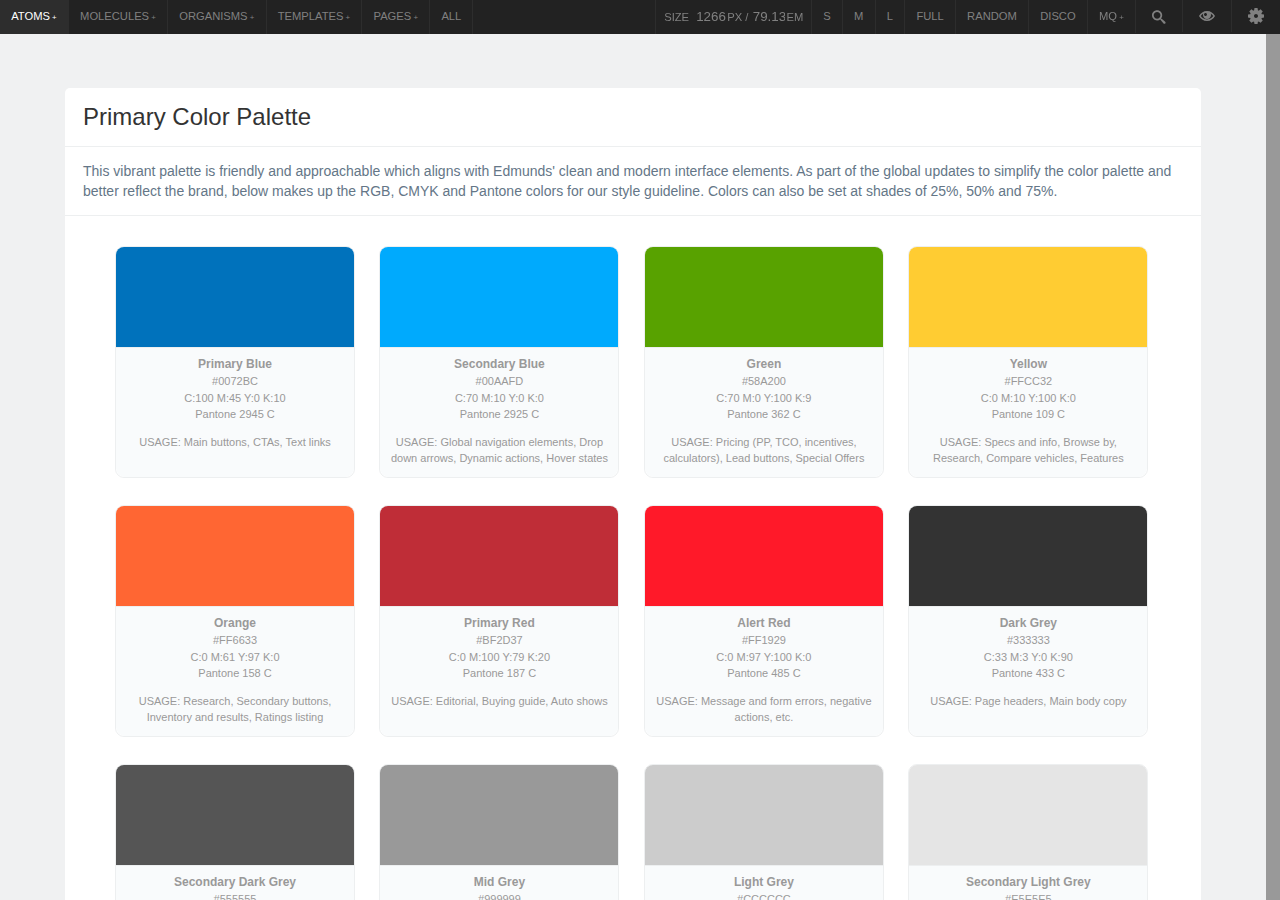
<file: index.html>
<!DOCTYPE html>
<html id="patternlab-html">
<head id="patternlab-head">
	<title id="title">Pattern Lab</title>
	<meta charset="UTF-8">
	
	<!-- never cache patterns -->
	<meta http-equiv="cache-control" content="max-age=0" />
	<meta http-equiv="cache-control" content="no-cache" />
	<meta http-equiv="expires" content="0" />
	<meta http-equiv="expires" content="Tue, 01 Jan 1980 1:00:00 GMT" />
	<meta http-equiv="pragma" content="no-cache" />
	
	<meta name="viewport" content="width=device-width, initial-scale=1.0" />
	<link rel="stylesheet" href="styleguide/css/styleguide.css?1427840409" media="all" />
	<link rel="stylesheet" href="styleguide/css/styleguide-specific.css?1427840409" media="all" />
	<link rel="stylesheet" href="styleguide/css/vendor/typeahead.css?1427840409" media="all" />
	<link rel="stylesheet" href="styleguide/css/vendor/prism.css?1427840409" media="all" />
	
	<script src="styleguide/js/vendor/jquery.js"></script>
</head>
<body  id="patternlab-body">
	<!--Style Guide Header-->
	<header class="sg-header" role="banner">
		<a href="#sg-nav-container" class="sg-nav-toggle"><span class="icon-menu"></span>Menu</a>
		<div class="sg-nav-container" id="sg-nav-container">
			<ol class="sg-nav">
					<li class="sg-nav-atoms"><a class="sg-acc-handle">Atoms</a><ol class="sg-acc-panel">
						<li class="sg-nav-global"><a class="sg-acc-handle">Global</a><ol class="sg-acc-panel sg-sub-nav">
							<li><a href="patterns/00-atoms-01-global-01-primary-color-palette/00-atoms-01-global-01-primary-color-palette.html" class="sg-pop  " data-patternpartial="atoms-primary-color-palette">Primary Color Palette</a></li>
							<li><a href="patterns/00-atoms-01-global-02-1080-custom-grid-system/00-atoms-01-global-02-1080-custom-grid-system.html" class="sg-pop  " data-patternpartial="atoms-1080-custom-grid-system">1080 Custom Grid System</a></li>
							<li><a href="patterns/00-atoms-01-global/index.html" class="sg-pop  " data-patternpartial="viewall-atoms-global">View All</a></li>
						</ol></li>
						<li class="sg-nav-text"><a class="sg-acc-handle">Text</a><ol class="sg-acc-panel sg-sub-nav">
							<li><a href="patterns/00-atoms-02-text-01-type-sample/00-atoms-02-text-01-type-sample.html" class="sg-pop  " data-patternpartial="atoms-type-sample">Type Sample</a></li>
							<li><a href="patterns/00-atoms-02-text-02-horizontal-rules/00-atoms-02-text-02-horizontal-rules.html" class="sg-pop  " data-patternpartial="atoms-horizontal-rules">Horizontal Rules</a></li>
							<li><a href="patterns/00-atoms-02-text/index.html" class="sg-pop  " data-patternpartial="viewall-atoms-text">View All</a></li>
						</ol></li>
						<li class="sg-nav-images"><a class="sg-acc-handle">Images</a><ol class="sg-acc-panel sg-sub-nav">
							<li><a href="patterns/00-atoms-04-images-00-logos/00-atoms-04-images-00-logos.html" class="sg-pop  " data-patternpartial="atoms-logos">Logos</a></li>
							<li><a href="patterns/00-atoms-04-images-02-iconography/00-atoms-04-images-02-iconography.html" class="sg-pop  " data-patternpartial="atoms-iconography">Iconography</a></li>
							<li><a href="patterns/00-atoms-04-images/index.html" class="sg-pop  " data-patternpartial="viewall-atoms-images">View All</a></li>
						</ol></li>
						<li class="sg-nav-buttons"><a class="sg-acc-handle">Buttons</a><ol class="sg-acc-panel sg-sub-nav">
							<li><a href="patterns/00-atoms-05-buttons-00-buttons/00-atoms-05-buttons-00-buttons.html" class="sg-pop  " data-patternpartial="atoms-buttons">Buttons</a></li>
							<li><a href="patterns/00-atoms-05-buttons-01-social-buttons/00-atoms-05-buttons-01-social-buttons.html" class="sg-pop  " data-patternpartial="atoms-social-buttons">Social Buttons</a></li>
							<li><a href="patterns/00-atoms-05-buttons/index.html" class="sg-pop  " data-patternpartial="viewall-atoms-buttons">View All</a></li>
						</ol></li>
						<li class="sg-nav-containers"><a class="sg-acc-handle">Containers</a><ol class="sg-acc-panel sg-sub-nav">
							<li><a href="patterns/00-atoms-06-containers-01-containers/00-atoms-06-containers-01-containers.html" class="sg-pop  " data-patternpartial="atoms-containers">Containers</a></li>
							<li><a href="patterns/00-atoms-06-containers-02-modal-windows/00-atoms-06-containers-02-modal-windows.html" class="sg-pop  " data-patternpartial="atoms-modal-windows">Modal Windows</a></li>
							<li><a href="patterns/00-atoms-06-containers/index.html" class="sg-pop  " data-patternpartial="viewall-atoms-containers">View All</a></li>
						</ol></li>
						<li class="sg-nav-forms"><a class="sg-acc-handle">Forms</a><ol class="sg-acc-panel sg-sub-nav">
							<li><a href="patterns/00-atoms-07-forms-00-forms/00-atoms-07-forms-00-forms.html" class="sg-pop  " data-patternpartial="atoms-forms">Forms</a></li>
							<li><a href="patterns/00-atoms-07-forms-01-drop-down-menus/00-atoms-07-forms-01-drop-down-menus.html" class="sg-pop  " data-patternpartial="atoms-drop-down-menus">Drop Down Menus</a></li>
							<li><a href="patterns/00-atoms-07-forms/index.html" class="sg-pop  " data-patternpartial="viewall-atoms-forms">View All</a></li>
						</ol></li>
						<li class="sg-nav-media"><a class="sg-acc-handle">Media</a><ol class="sg-acc-panel sg-sub-nav">
							<li><a href="patterns/00-atoms-08-media-00-video-players/00-atoms-08-media-00-video-players.html" class="sg-pop  " data-patternpartial="atoms-video-players">Video Players</a></li>
							<li><a href="patterns/00-atoms-08-media/index.html" class="sg-pop  " data-patternpartial="viewall-atoms-media">View All</a></li>
						</ol></li>
					</ol></li>
					<li class="sg-nav-molecules"><a class="sg-acc-handle">Molecules</a><ol class="sg-acc-panel">
						<li class="sg-nav-navigation"><a class="sg-acc-handle">Navigation</a><ol class="sg-acc-panel sg-sub-nav">
							<li><a href="patterns/01-molecules-05-navigation-04-tabs/01-molecules-05-navigation-04-tabs.html" class="sg-pop  " data-patternpartial="molecules-tabs">Tabs</a></li>
							<li><a href="patterns/01-molecules-05-navigation/index.html" class="sg-pop  " data-patternpartial="viewall-molecules-navigation">View All</a></li>
						</ol></li>
					</ol></li>
					<li class="sg-nav-organisms"><a class="sg-acc-handle">Organisms</a><ol class="sg-acc-panel">
						<li class="sg-nav-global"><a class="sg-acc-handle">Global</a><ol class="sg-acc-panel sg-sub-nav">
							<li><a href="patterns/02-organisms-00-global-00-global-navigation/02-organisms-00-global-00-global-navigation.html" class="sg-pop  " data-patternpartial="organisms-global-navigation">Global Navigation</a></li>
							<li><a href="patterns/02-organisms-00-global-01-global-footer/02-organisms-00-global-01-global-footer.html" class="sg-pop  " data-patternpartial="organisms-global-footer">Global Footer</a></li>
							<li><a href="patterns/02-organisms-00-global/index.html" class="sg-pop  " data-patternpartial="viewall-organisms-global">View All</a></li>
						</ol></li>
					</ol></li>
					<li class="sg-nav-templates"><a class="sg-acc-handle">Templates</a><ol class="sg-acc-panel">
						<li><a href="patterns/03-templates-00-base_page_template/03-templates-00-base_page_template.html" class="sg-pop " data-patternpartial="templates-base_page_template">Base_page_template</a></li>
					</ol></li>
					<li class="sg-nav-pages"><a class="sg-acc-handle">Pages</a><ol class="sg-acc-panel">
					</ol></li>
				<li><a href="styleguide/html/styleguide.html" class="sg-pop" data-patternpartial="all">All</a></li>
			</ol>
			<!--sg-controls-->
			<div class="sg-controls" id="sg-controls">
					<div class="sg-control-content">
						<ul class="sg-control">
							<li class="sg-size">
								<div class="sg-current-size">
									<form id="sg-form">
										Size <input type="text" class="sg-input sg-size-px" value="---">px / 
										<input type="text" class="sg-input sg-size-em" value="---">em
									</form><!--end #sg-form-->
								</div><!--end #sg-current-size-->
								<ul class="sg-acc-panel sg-size-options">
									<li><a href="#" id="sg-size-s">S</a></li>
									<li><a href="#" id="sg-size-m">M</a></li>
									<li><a href="#" id="sg-size-l">L</a></li>
									<li><a href="#" id="sg-size-full">Full</a></li>
									<li><a href="#" id="sg-size-random">Random</a></li>
									<li><a href="#" class="mode-link" id="sg-size-disco">Disco</a></li>
									
								</ul>
							</li>
							<li class="sg-mqs">
								<a href="#" class="mode-link sg-acc-handle" id="sg-size-mq" title="Media queries in stylesheet">MQ</a>
								<ul class="sg-acc-panel sg-left" id="sg-mq">
										<li><a href="#">10em</a></li>
										<li><a href="#">17em</a></li>
										<li><a href="#">24em</a></li>
										<li><a href="#">29.75em</a></li>
										<li><a href="#">39.8em</a></li>
										<li><a href="#">46.8em</a></li>
										<li><a href="#">48em</a></li>
										<li><a href="#">50em</a></li>
										<li><a href="#">72em</a></li>
								</ul>
							</li>
							<li class="sg-find">
								<a href="#" class="sg-acc-handle sg-control-trigger sg-icon sg-icon-search" id="sg-f-toggle" title="Search Patterns"><span class="is-vishidden">Search Patterns</span></a>
								<ul class="sg-view sg-acc-panel sg-right sg-checklist" id="sg-find" style="margin-top: 33px;">
										<li><input class="typeahead" id="typeahead" type="text" placeholder="search for a pattern..."></li>
								</ul>
							</li>
							<li class="sg-view">
								<a href="#" class="sg-acc-handle sg-control-trigger sg-icon sg-icon-eye" id="sg-t-toggle" title="View"><span class="is-vishidden">View</span></a>
								<ul class="sg-view sg-acc-panel sg-right sg-checklist" id="sg-view">
									<li><a href="#" class="sg-checkbox" id="sg-t-annotations">Annotations</a></li>
									<li><a href="#" class="sg-checkbox" id="sg-t-code">Code</a></li>
									<li><a href="#" target="_blank" id="sg-raw" class="sg-icon-link">Open in new window</a></li>
								</ul>
							</li>
							<li class="sg-tools">
								<a href="#" class="sg-acc-handle sg-tools-toggle sg-icon sg-icon-cog" id="sg-tools-toggle" title="Tools"><span class="is-vishidden">Tools</span></a>
								<ul class="sg-acc-panel sg-right sg-checklist">
									<li><a href="#" id="navSyncButton" class="sg-checkbox sg-page-follow" data-state="off">Page Follow</a></li>
									<li><a href="#" id="contentSyncButton" class="sg-checkbox sg-auto-reload" data-state="off">Auto-reload</a></li>
									<li><a href="http://pattern-lab.info/docs/advanced-keyboard-shortcuts.html" class="sg-icon-keyboard" target="_blank">Keyboard Shortcuts</a>
									<li><a href="http://pattern-lab.info/docs/" class="sg-icon-file" target="_blank">Pattern Lab Docs</a>
								</ul>
							</li>
						</ul>
						
					</div>
			</div>
			<!--End #sg-controls-->		</div>
	</header>
	<!--End Style Guide Header-->
	
	<!-- Iframe -->
	<div id="sg-vp-wrap">
		<div id="sg-cover"></div>
		<div id="sg-gen-container">
			<iframe id="sg-viewport" sandbox="allow-same-origin allow-scripts"></iframe>
			<div id="sg-rightpull-container">
				<div id="sg-rightpull"></div>
			</div>
		</div>
	</div>
	<!--end iFrame-->
	
	<!-- the template for the code view slider -->
	<script type="text/html" id="code-template">
		<div id="sg-code-close" class="sg-view-close">
			<a href="#" id="sg-code-close-btn" class="sg-view-close-btn">Close</a>
		</div>
		<div id="sg-code-loader">
			<div class="spinner"></div>
			Loading pattern...
		</div>
		<div id="sg-code-patternstate" style="display: none;">
			<p>
				The state of the <span id="sg-code-patternstate-patternname" class="sg-code-patternname"></span> pattern is: <span id="sg-code-patternstate-fill"></span>
			</p>
		</div>
		<div id="sg-code-lineage" style="display: none;">
			<p>
				The <span id="sg-code-lineager-patternname" class="sg-code-patternname"></span> pattern contains the following patterns: <span id="sg-code-lineage-fill"></span>
			</p>
		</div>
		<div id="sg-code-lineager" style="display: none;">
			<p>
				The <span id="sg-code-lineager-patternname" class="sg-code-patternname"></span> pattern is included in the following patterns: <span id="sg-code-lineager-fill"></span>
			</p>
		</div>
		<div id="sg-code-markup">
			<ul id="sg-code-tabs">
				<li id="sg-code-title-html" class="sg-code-title-active">HTML</li>
				<li id="sg-code-title-mustache">Mustache</li>
				<li id="sg-code-title-css" style="display: none;">CSS</li>
			</ul>
			<div class="clear">
				<pre><code id="sg-code-fill"></code></pre>
			</div>
		</div>
	</script>
	
	<!-- the template for the annotations viewer slider -->
	<script type="text/html" id="annotations-template">
		<div id="sg-annotation-close" class="sg-view-close">
			<a href="#" id="sg-annotation-close-btn" class="sg-view-close-btn">Close</a>
		</div>
		<div id="sg-comments-container"></div>
	</script>
	
	<!-- Included JavaScript that makes everything work -->
	<script src="styleguide/js/vendor/prism.js?1427840409"></script>
	<script src="styleguide/js/vendor/jwerty.js?1427840409"></script>
	<script src="styleguide/js/vendor/classlist-polyfill.js?1427840409"></script>
	<script src="styleguide/js/vendor/typeahead.bundle.min.js?1427840409"></script>
	<script src="styleguide/js/data-saver.js?1427840409"></script>
	<script>
	  var ishMinimum           = 240;
	  var ishMaximum           = 2600;
		var qrCodeGeneratorOn    = false;
		var ipAddress            = "10.32.36.34";
		var xipHostname          = "http://patternlab.*.xip.io";
	</script>	<script>
		var patternPaths = {"atoms":{"primary-color-palette":"00-atoms-01-global-01-primary-color-palette","1080-custom-grid-system":"00-atoms-01-global-02-1080-custom-grid-system","horizontal-rules":"00-atoms-02-text-02-horizontal-rules","logos":"00-atoms-04-images-00-logos","iconography":"00-atoms-04-images-02-iconography","buttons":"00-atoms-05-buttons-00-buttons","social-buttons":"00-atoms-05-buttons-01-social-buttons","containers":"00-atoms-06-containers-01-containers","modal-windows":"00-atoms-06-containers-02-modal-windows","forms":"00-atoms-07-forms-00-forms","drop-down-menus":"00-atoms-07-forms-01-drop-down-menus","video-players":"00-atoms-08-media-00-video-players"},"molecules":{"tabs":"01-molecules-05-navigation-04-tabs"},"organisms":{"global-navigation":"02-organisms-00-global-00-global-navigation","global-footer":"02-organisms-00-global-01-global-footer"},"templates":{"base_page_template":"03-templates-00-base_page_template"},"pages":[]}
	</script>	<script>
		var viewAllPaths = {"atoms":{"global":"00-atoms-01-global","text":"00-atoms-02-text","images":"00-atoms-04-images","buttons":"00-atoms-05-buttons","containers":"00-atoms-06-containers","forms":"00-atoms-07-forms","media":"00-atoms-08-media"},"molecules":{"navigation":"01-molecules-05-navigation"},"organisms":{"global":"02-organisms-00-global"}}
	</script>	<script src="styleguide/js/url-handler.js?1427840409"></script>
	<script src="styleguide/js/qrcode-generator.js?1427840409"></script>
	<script src="styleguide/js/styleguide.js?1427840409"></script>
	<script src="styleguide/js/pattern-finder.js?1427840409"></script>
	<script src="styleguide/js/annotations-viewer.js?1427840409"></script>
	<script src="styleguide/js/code-viewer.js?1427840409"></script>
	<script>
		
		var autoReloadNav  = true;
		var autoReloadPort = 8002;
		var pageFollowNav  = true;
		var pageFollowPort = 8003;
		
	</script>
	<script src="styleguide/js/synclisteners.js?1427840409"></script>
</body>
</html>
</file>
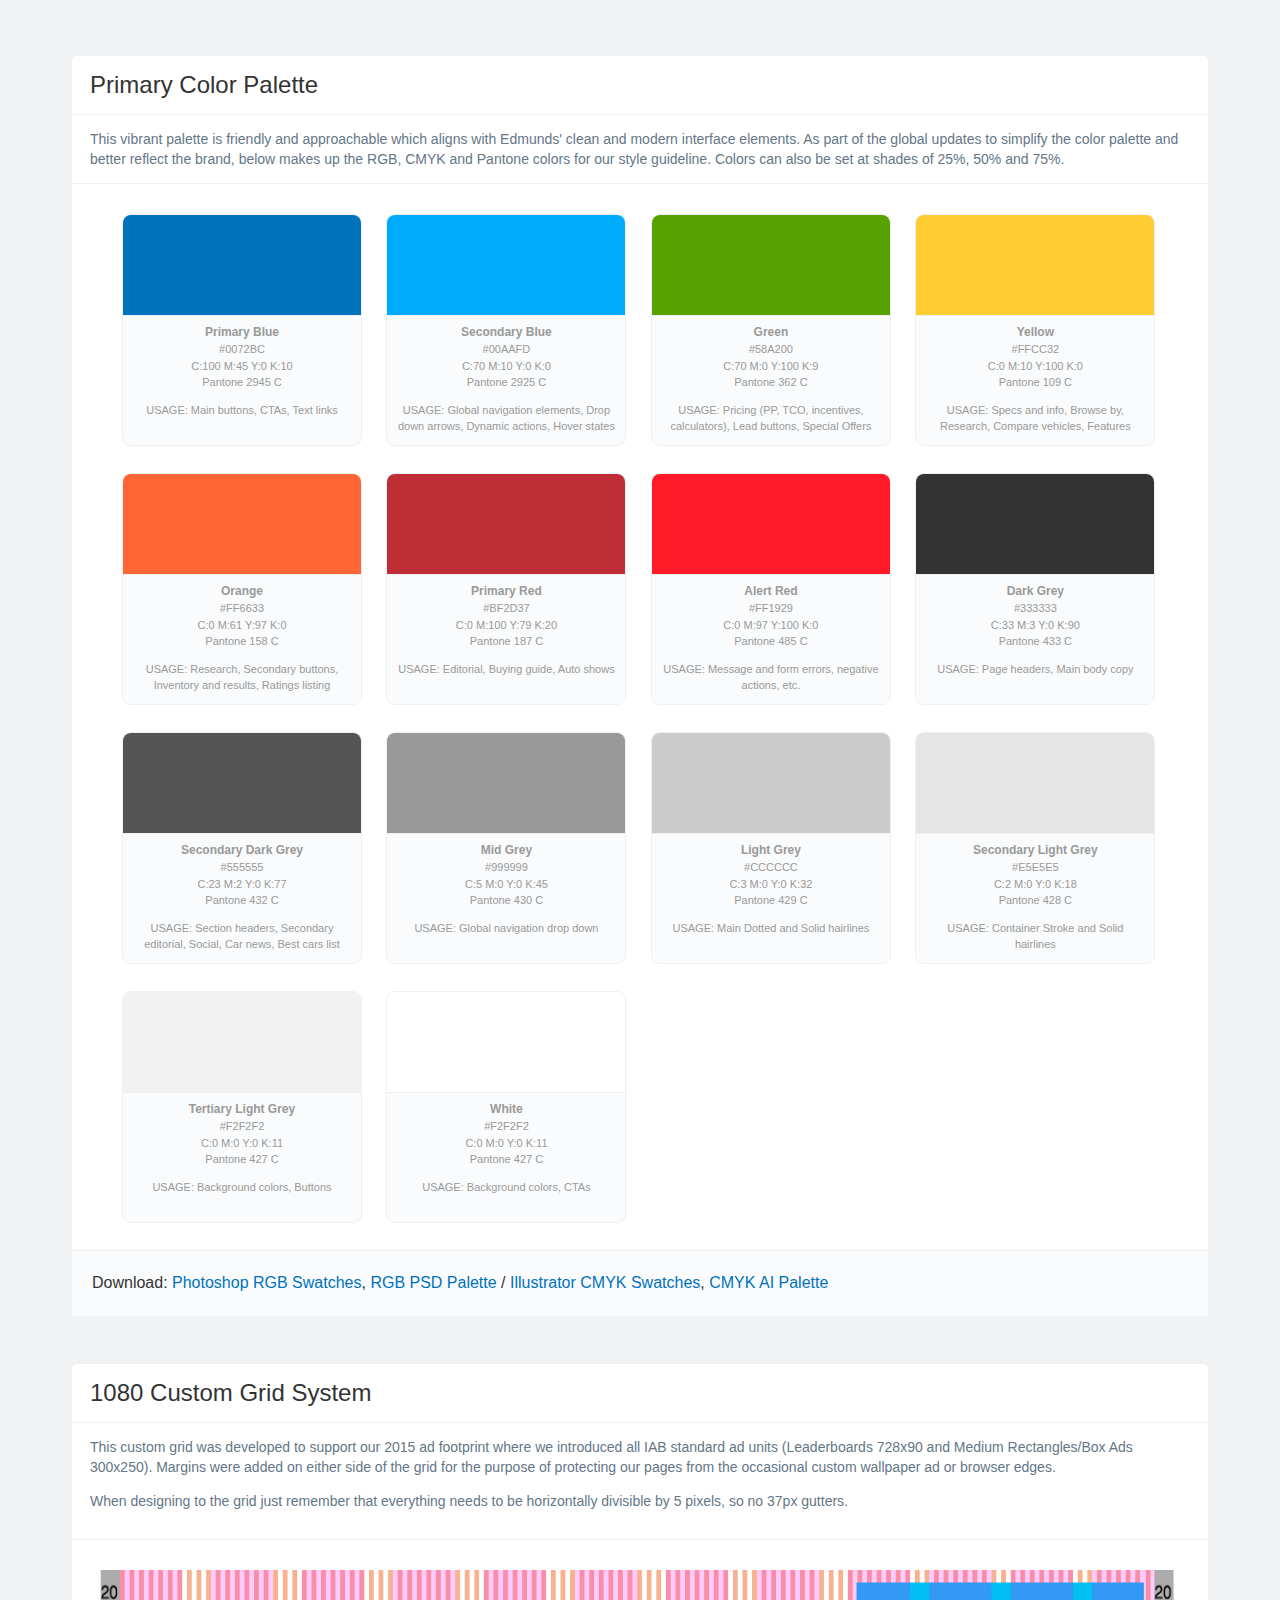
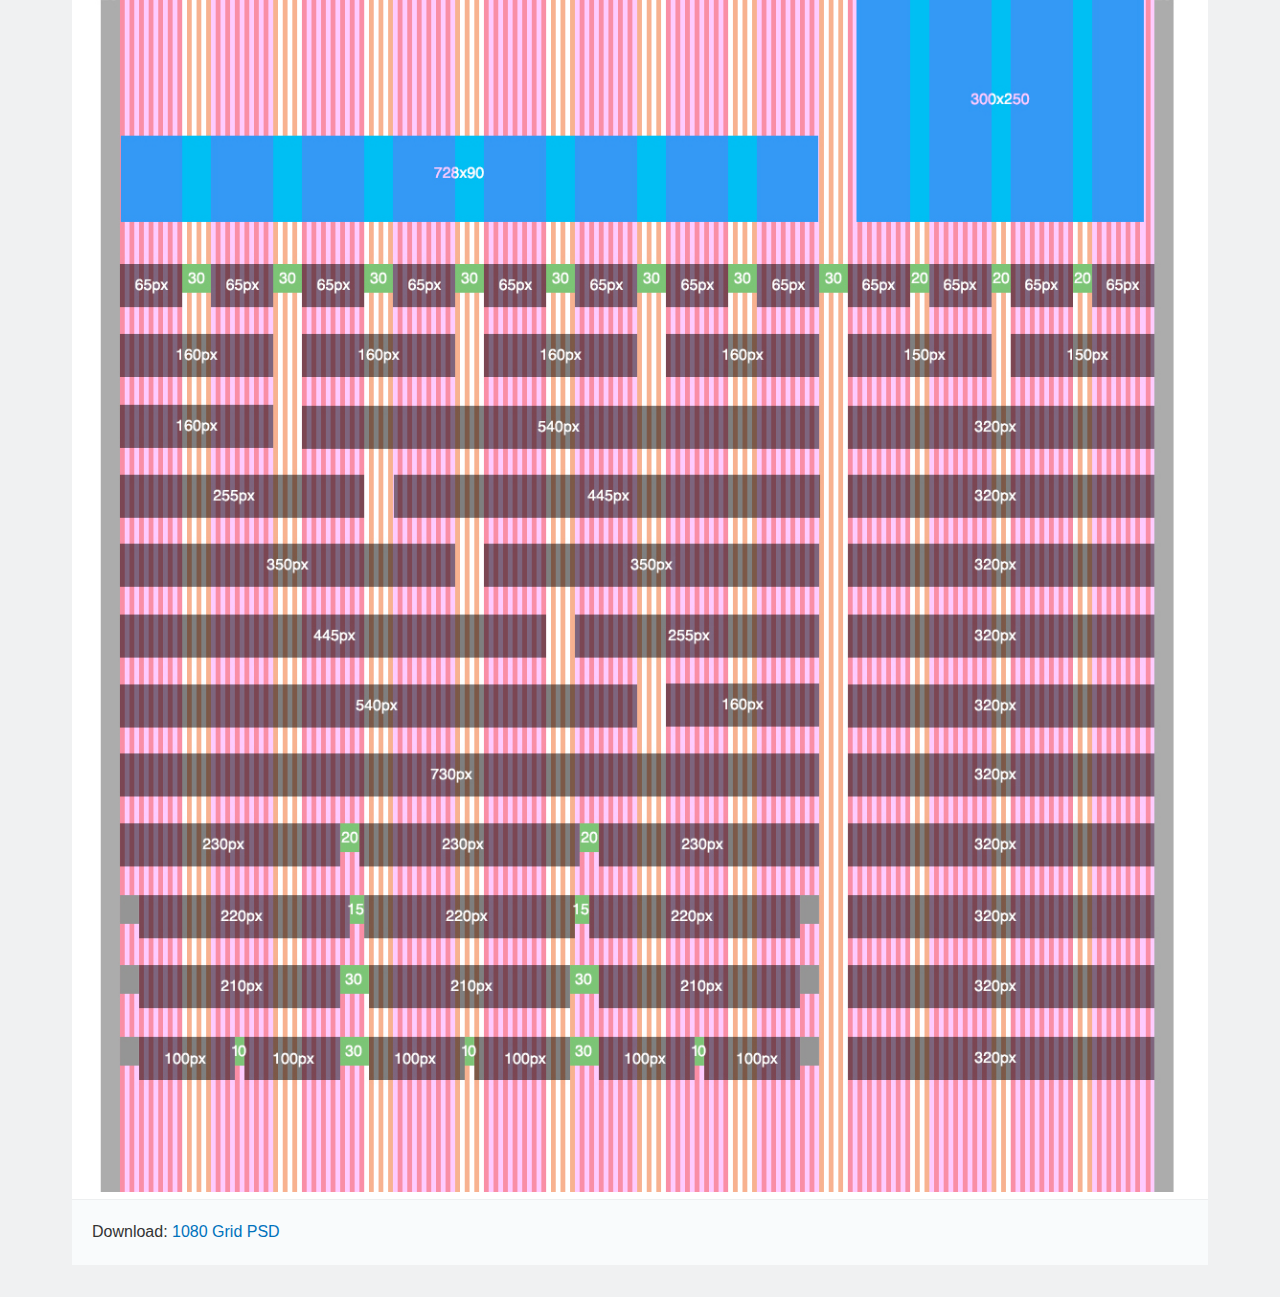
<file: patterns/00-atoms-01-global/index.html>
<!DOCTYPE html>
<html class="pl">
	<head>
		<title>Pattern Lab</title>
		<meta charset="UTF-8">
		<meta name="viewport" content="width=device-width" />
		
		<link rel="stylesheet" href="../../css/style.css?1427840409" media="all" />

		<!-- Begin Pattern Lab (Required for Pattern Lab to run properly) -->
				<!-- never cache patterns -->
		<meta http-equiv="cache-control" content="max-age=0" />
		<meta http-equiv="cache-control" content="no-cache" />
		<meta http-equiv="expires" content="0" />
		<meta http-equiv="expires" content="Tue, 01 Jan 1980 1:00:00 GMT" />
		<meta http-equiv="pragma" content="no-cache" />
		
		<link rel="stylesheet" href="../../styleguide/css/styleguide.css?1427840409" media="all">
		<link rel="stylesheet" href="../../styleguide/css/styleguide-specific.css?1427840409" media="all" />
		

		<!-- End Pattern Lab -->
	
	</head>
	<body class="body">	
				
		<!-- View All Patterns in a Pattern Sub-Type -->
		<div class="sg-main" role="main">
			
			<!-- Patterns -->
			<div id="sg-patterns">
					<div id="atoms-primary-color-palette" class="sg-pattern">
						<h2 class="sg-pattern-head" ><a href="../../patterns/00-atoms-01-global-01-primary-color-palette/00-atoms-01-global-01-primary-color-palette.html" class="patternLink" data-patternpartial="atoms-primary-color-palette">Primary Color Palette</a></h2>
						<div class="sg-pattern-body">
							<!--#Main-colors-explained-->
<div class="asset_use">This vibrant palette is friendly and approachable which aligns with Edmunds' clean and modern interface elements. As part of the global updates to simplify the color palette and better reflect the brand, below makes up the <strong>RGB</strong>, <strong>CMYK</strong> and <strong>Pantone</strong> colors for our style guideline. Colors can also be set at shades of 25%, 50% and 75%.</div>

<div class="center_swatch">
	<!--#colors-swatches-->
	<div id="color_holder" class="color_holder">
		<div class="blue_p"></div>
		<div class="color_name">
		<span class="color_title"> Primary Blue </span> 
		<div>#0072BC<br>C:100 M:45 Y:0 K:10<br>Pantone 2945 C<p><p>USAGE: Main buttons, CTAs, Text links</div> 
	</div>
</div>

<!--#colors-swatches-->
<div id="color_holder" class="color_holder">
	<div class="blue_p"; style="background: #00AAFD;"></div>
	<div class="color_name">
		<span class="color_title"> Secondary Blue </span> 
		<div>#00AAFD<br>C:70 M:10 Y:0 K:0<br>Pantone 2925 C<p><p>USAGE: Global navigation elements, Drop down arrows, Dynamic actions, Hover states</div>
	</div>
</div>

<!--#colors-swatches-->
<div id="color_holder" class="color_holder">
	<div class="blue_p"; style="background: #58A200;"></div>
	<div class="color_name">
		<span class="color_title"> Green </span> 
		<div>#58A200<br>C:70 M:0 Y:100 K:9<br>Pantone 362 C<p><p>USAGE: Pricing (PP, TCO, incentives, calculators), Lead buttons, Special Offers</div>
	</div>
</div>

<!--#colors-swatches-->
<div id="color_holder" class="color_holder">
	<div class="blue_p"; style="background: #FFCC32;">  </div>
	<div class="color_name">
		<span class="color_title"> Yellow </span> 
		<div>#FFCC32<br>C:0 M:10 Y:100 K:0<br>Pantone 109 C<p><p>USAGE: Specs and info, Browse by, Research, Compare vehicles, Features</div>
	</div>
</div>

<!--#colors-swatches-->
<div id="color_holder" class="color_holder">
	<div class="blue_p"; style="background:  #FF6633;">  </div>
	<div class="color_name">
		<span class="color_title"> Orange </span> 
		<div>#FF6633<br>C:0 M:61 Y:97 K:0<br>Pantone 158 C<p><p>USAGE: Research, Secondary buttons, Inventory and results, Ratings listing</div>
	</div>
</div>

<!--#colors-swatches-->
<div id="color_holder" class="color_holder">
	<div class="blue_p"; style="background:  #bf2d37;">  </div>
	<div class="color_name">
		<span class="color_title"> Primary Red </span> 
		<div>#BF2D37<br>C:0 M:100 Y:79 K:20<br>Pantone 187 C<p><p>USAGE: Editorial, Buying guide, Auto shows</div>
	</div>
</div>

<!--#colors-swatches-->
<div id="color_holder" class="color_holder">
	<div class="blue_p"; style="background:  #FF1929;">  </div>
	<div class="color_name">
		<span class="color_title"> Alert Red </span> 
		<div>#FF1929<br>C:0 M:97 Y:100 K:0<br>Pantone 485 C<p><p>USAGE: Message and form errors, negative actions, etc.</div>
	</div>
</div>

<!--#colors-swatches-->
<div id="color_holder" class="color_holder">
	<div class="blue_p"; style="background: #333333;">  </div>
	<div class="color_name">
		<span class="color_title"> Dark Grey </span> 
		<div>#333333<br>C:33 M:3 Y:0 K:90<br>Pantone 433 C<p><p>USAGE: Page headers, Main body copy</div>
	</div>
</div>

<!--#colors-swatches-->
<div id="color_holder" class="color_holder">
	<div class="blue_p"; style="background: #555555;">  </div>
	<div class="color_name">
		<span class="color_title"> Secondary Dark Grey </span> 
		<div>#555555<br>C:23 M:2 Y:0 K:77<br>Pantone 432 C<p><p>USAGE: Section headers, Secondary editorial, Social, Car news, Best cars list</div>
	</div>
</div>

<!--#colors-swatches-->
<div id="color_holder" class="color_holder">
	<div class="blue_p"; style="background: #999999;">  </div>
	<div class="color_name">
		<span class="color_title"> Mid Grey </span> 
		<div>#999999<br>C:5 M:0 Y:0 K:45<br>Pantone 430 C<p><p>USAGE: Global navigation drop down</div>
	</div>
</div>

<!--#colors-swatches-->
<div id="color_holder" class="color_holder">
	<div class="blue_p"; style="background: #cccccc;">  </div>
	<div class="color_name">
		<span class="color_title"> Light Grey </span> 
		<div>#CCCCCC<br>C:3 M:0 Y:0 K:32<br>Pantone 429 C<p><p>USAGE: Main Dotted and Solid hairlines</div>
	</div>
</div>

<!--#colors-swatches-->
<div id="color_holder" class="color_holder">
	<div class="blue_p"; style="background: #E5E5E5;">  </div>
	<div class="color_name">
		<span class="color_title"> Secondary Light Grey </span> 
		<div>#E5E5E5<br>C:2 M:0 Y:0 K:18<br>Pantone 428 C<p><p>USAGE: Container Stroke and Solid hairlines</div>
	</div>
</div>

<!--#colors-swatches-->
<div id="color_holder" class="color_holder">
	<div class="blue_p"; style="background: #F2F2F2;">  </div>
	<div class="color_name">
		<span class="color_title"> Tertiary Light Grey </span> 
		<div>#F2F2F2<br>C:0 M:0 Y:0 K:11<br>Pantone 427 C<p><p>USAGE: Background colors, Buttons</div>
	</div>
</div>

<!--#colors-swatches-->
<div id="color_holder" class="color_holder">
	<div class="blue_p"; style="background: #FFFFFF;">  </div>
	<div class="color_name">
		<span class="color_title"> White </span> 
		<div>#F2F2F2<br>C:0 M:0 Y:0 K:11<br>Pantone 427 C<p><p>USAGE: Background colors, CTAs</div>
	</div>
</div>


</div>

<div class="asset_download">Download: <a href="../../downloads/edmunds_digital_color_palette.aco">Photoshop RGB Swatches</a>, <a href="../../downloads/edmunds_digital_color_palette.psd">RGB PSD Palette</a>  /  <a href="../../downloads/edmunds_print_color_palette.ase">Illustrator CMYK Swatches</a>, <a href="../../downloads/edmunds_print_color_palette.ai">CMYK AI Palette</a></div>
							<div class="sg-code" style="display: none">
								<h3 class="sg-code-head">HTML</h3>
								<pre class="sg-code-html">
									<code>
										&lt;!--#Main-colors-explained--&gt;
&lt;div class=&quot;asset_use&quot;&gt;This vibrant palette is friendly and approachable which aligns with Edmunds' clean and modern interface elements. As part of the global updates to simplify the color palette and better reflect the brand, below makes up the &lt;strong&gt;RGB&lt;/strong&gt;, &lt;strong&gt;CMYK&lt;/strong&gt; and &lt;strong&gt;Pantone&lt;/strong&gt; colors for our style guideline. Colors can also be set at shades of 25%, 50% and 75%.&lt;/div&gt;

&lt;div class=&quot;center_swatch&quot;&gt;
	&lt;!--#colors-swatches--&gt;
	&lt;div id=&quot;color_holder&quot; class=&quot;color_holder&quot;&gt;
		&lt;div class=&quot;blue_p&quot;&gt;&lt;/div&gt;
		&lt;div class=&quot;color_name&quot;&gt;
		&lt;span class=&quot;color_title&quot;&gt; Primary Blue &lt;/span&gt; 
		&lt;div&gt;#0072BC&lt;br&gt;C:100 M:45 Y:0 K:10&lt;br&gt;Pantone 2945 C&lt;p&gt;&lt;p&gt;USAGE: Main buttons, CTAs, Text links&lt;/div&gt; 
	&lt;/div&gt;
&lt;/div&gt;

&lt;!--#colors-swatches--&gt;
&lt;div id=&quot;color_holder&quot; class=&quot;color_holder&quot;&gt;
	&lt;div class=&quot;blue_p&quot;; style=&quot;background: #00AAFD;&quot;&gt;&lt;/div&gt;
	&lt;div class=&quot;color_name&quot;&gt;
		&lt;span class=&quot;color_title&quot;&gt; Secondary Blue &lt;/span&gt; 
		&lt;div&gt;#00AAFD&lt;br&gt;C:70 M:10 Y:0 K:0&lt;br&gt;Pantone 2925 C&lt;p&gt;&lt;p&gt;USAGE: Global navigation elements, Drop down arrows, Dynamic actions, Hover states&lt;/div&gt;
	&lt;/div&gt;
&lt;/div&gt;

&lt;!--#colors-swatches--&gt;
&lt;div id=&quot;color_holder&quot; class=&quot;color_holder&quot;&gt;
	&lt;div class=&quot;blue_p&quot;; style=&quot;background: #58A200;&quot;&gt;&lt;/div&gt;
	&lt;div class=&quot;color_name&quot;&gt;
		&lt;span class=&quot;color_title&quot;&gt; Green &lt;/span&gt; 
		&lt;div&gt;#58A200&lt;br&gt;C:70 M:0 Y:100 K:9&lt;br&gt;Pantone 362 C&lt;p&gt;&lt;p&gt;USAGE: Pricing (PP, TCO, incentives, calculators), Lead buttons, Special Offers&lt;/div&gt;
	&lt;/div&gt;
&lt;/div&gt;

&lt;!--#colors-swatches--&gt;
&lt;div id=&quot;color_holder&quot; class=&quot;color_holder&quot;&gt;
	&lt;div class=&quot;blue_p&quot;; style=&quot;background: #FFCC32;&quot;&gt;  &lt;/div&gt;
	&lt;div class=&quot;color_name&quot;&gt;
		&lt;span class=&quot;color_title&quot;&gt; Yellow &lt;/span&gt; 
		&lt;div&gt;#FFCC32&lt;br&gt;C:0 M:10 Y:100 K:0&lt;br&gt;Pantone 109 C&lt;p&gt;&lt;p&gt;USAGE: Specs and info, Browse by, Research, Compare vehicles, Features&lt;/div&gt;
	&lt;/div&gt;
&lt;/div&gt;

&lt;!--#colors-swatches--&gt;
&lt;div id=&quot;color_holder&quot; class=&quot;color_holder&quot;&gt;
	&lt;div class=&quot;blue_p&quot;; style=&quot;background:  #FF6633;&quot;&gt;  &lt;/div&gt;
	&lt;div class=&quot;color_name&quot;&gt;
		&lt;span class=&quot;color_title&quot;&gt; Orange &lt;/span&gt; 
		&lt;div&gt;#FF6633&lt;br&gt;C:0 M:61 Y:97 K:0&lt;br&gt;Pantone 158 C&lt;p&gt;&lt;p&gt;USAGE: Research, Secondary buttons, Inventory and results, Ratings listing&lt;/div&gt;
	&lt;/div&gt;
&lt;/div&gt;

&lt;!--#colors-swatches--&gt;
&lt;div id=&quot;color_holder&quot; class=&quot;color_holder&quot;&gt;
	&lt;div class=&quot;blue_p&quot;; style=&quot;background:  #bf2d37;&quot;&gt;  &lt;/div&gt;
	&lt;div class=&quot;color_name&quot;&gt;
		&lt;span class=&quot;color_title&quot;&gt; Primary Red &lt;/span&gt; 
		&lt;div&gt;#BF2D37&lt;br&gt;C:0 M:100 Y:79 K:20&lt;br&gt;Pantone 187 C&lt;p&gt;&lt;p&gt;USAGE: Editorial, Buying guide, Auto shows&lt;/div&gt;
	&lt;/div&gt;
&lt;/div&gt;

&lt;!--#colors-swatches--&gt;
&lt;div id=&quot;color_holder&quot; class=&quot;color_holder&quot;&gt;
	&lt;div class=&quot;blue_p&quot;; style=&quot;background:  #FF1929;&quot;&gt;  &lt;/div&gt;
	&lt;div class=&quot;color_name&quot;&gt;
		&lt;span class=&quot;color_title&quot;&gt; Alert Red &lt;/span&gt; 
		&lt;div&gt;#FF1929&lt;br&gt;C:0 M:97 Y:100 K:0&lt;br&gt;Pantone 485 C&lt;p&gt;&lt;p&gt;USAGE: Message and form errors, negative actions, etc.&lt;/div&gt;
	&lt;/div&gt;
&lt;/div&gt;

&lt;!--#colors-swatches--&gt;
&lt;div id=&quot;color_holder&quot; class=&quot;color_holder&quot;&gt;
	&lt;div class=&quot;blue_p&quot;; style=&quot;background: #333333;&quot;&gt;  &lt;/div&gt;
	&lt;div class=&quot;color_name&quot;&gt;
		&lt;span class=&quot;color_title&quot;&gt; Dark Grey &lt;/span&gt; 
		&lt;div&gt;#333333&lt;br&gt;C:33 M:3 Y:0 K:90&lt;br&gt;Pantone 433 C&lt;p&gt;&lt;p&gt;USAGE: Page headers, Main body copy&lt;/div&gt;
	&lt;/div&gt;
&lt;/div&gt;

&lt;!--#colors-swatches--&gt;
&lt;div id=&quot;color_holder&quot; class=&quot;color_holder&quot;&gt;
	&lt;div class=&quot;blue_p&quot;; style=&quot;background: #555555;&quot;&gt;  &lt;/div&gt;
	&lt;div class=&quot;color_name&quot;&gt;
		&lt;span class=&quot;color_title&quot;&gt; Secondary Dark Grey &lt;/span&gt; 
		&lt;div&gt;#555555&lt;br&gt;C:23 M:2 Y:0 K:77&lt;br&gt;Pantone 432 C&lt;p&gt;&lt;p&gt;USAGE: Section headers, Secondary editorial, Social, Car news, Best cars list&lt;/div&gt;
	&lt;/div&gt;
&lt;/div&gt;

&lt;!--#colors-swatches--&gt;
&lt;div id=&quot;color_holder&quot; class=&quot;color_holder&quot;&gt;
	&lt;div class=&quot;blue_p&quot;; style=&quot;background: #999999;&quot;&gt;  &lt;/div&gt;
	&lt;div class=&quot;color_name&quot;&gt;
		&lt;span class=&quot;color_title&quot;&gt; Mid Grey &lt;/span&gt; 
		&lt;div&gt;#999999&lt;br&gt;C:5 M:0 Y:0 K:45&lt;br&gt;Pantone 430 C&lt;p&gt;&lt;p&gt;USAGE: Global navigation drop down&lt;/div&gt;
	&lt;/div&gt;
&lt;/div&gt;

&lt;!--#colors-swatches--&gt;
&lt;div id=&quot;color_holder&quot; class=&quot;color_holder&quot;&gt;
	&lt;div class=&quot;blue_p&quot;; style=&quot;background: #cccccc;&quot;&gt;  &lt;/div&gt;
	&lt;div class=&quot;color_name&quot;&gt;
		&lt;span class=&quot;color_title&quot;&gt; Light Grey &lt;/span&gt; 
		&lt;div&gt;#CCCCCC&lt;br&gt;C:3 M:0 Y:0 K:32&lt;br&gt;Pantone 429 C&lt;p&gt;&lt;p&gt;USAGE: Main Dotted and Solid hairlines&lt;/div&gt;
	&lt;/div&gt;
&lt;/div&gt;

&lt;!--#colors-swatches--&gt;
&lt;div id=&quot;color_holder&quot; class=&quot;color_holder&quot;&gt;
	&lt;div class=&quot;blue_p&quot;; style=&quot;background: #E5E5E5;&quot;&gt;  &lt;/div&gt;
	&lt;div class=&quot;color_name&quot;&gt;
		&lt;span class=&quot;color_title&quot;&gt; Secondary Light Grey &lt;/span&gt; 
		&lt;div&gt;#E5E5E5&lt;br&gt;C:2 M:0 Y:0 K:18&lt;br&gt;Pantone 428 C&lt;p&gt;&lt;p&gt;USAGE: Container Stroke and Solid hairlines&lt;/div&gt;
	&lt;/div&gt;
&lt;/div&gt;

&lt;!--#colors-swatches--&gt;
&lt;div id=&quot;color_holder&quot; class=&quot;color_holder&quot;&gt;
	&lt;div class=&quot;blue_p&quot;; style=&quot;background: #F2F2F2;&quot;&gt;  &lt;/div&gt;
	&lt;div class=&quot;color_name&quot;&gt;
		&lt;span class=&quot;color_title&quot;&gt; Tertiary Light Grey &lt;/span&gt; 
		&lt;div&gt;#F2F2F2&lt;br&gt;C:0 M:0 Y:0 K:11&lt;br&gt;Pantone 427 C&lt;p&gt;&lt;p&gt;USAGE: Background colors, Buttons&lt;/div&gt;
	&lt;/div&gt;
&lt;/div&gt;

&lt;!--#colors-swatches--&gt;
&lt;div id=&quot;color_holder&quot; class=&quot;color_holder&quot;&gt;
	&lt;div class=&quot;blue_p&quot;; style=&quot;background: #FFFFFF;&quot;&gt;  &lt;/div&gt;
	&lt;div class=&quot;color_name&quot;&gt;
		&lt;span class=&quot;color_title&quot;&gt; White &lt;/span&gt; 
		&lt;div&gt;#F2F2F2&lt;br&gt;C:0 M:0 Y:0 K:11&lt;br&gt;Pantone 427 C&lt;p&gt;&lt;p&gt;USAGE: Background colors, CTAs&lt;/div&gt;
	&lt;/div&gt;
&lt;/div&gt;


&lt;/div&gt;

&lt;div class=&quot;asset_download&quot;&gt;Download: &lt;a href=&quot;../../downloads/edmunds_digital_color_palette.aco&quot;&gt;Photoshop RGB Swatches&lt;/a&gt;, &lt;a href=&quot;../../downloads/edmunds_digital_color_palette.psd&quot;&gt;RGB PSD Palette&lt;/a&gt;  /  &lt;a href=&quot;../../downloads/edmunds_print_color_palette.ase&quot;&gt;Illustrator CMYK Swatches&lt;/a&gt;, &lt;a href=&quot;../../downloads/edmunds_print_color_palette.ai&quot;&gt;CMYK AI Palette&lt;/a&gt;&lt;/div&gt;
									</code>
								</pre>
							</div>
						</div>
					</div>
					<div id="atoms-1080-custom-grid-system" class="sg-pattern">
						<h2 class="sg-pattern-head" ><a href="../../patterns/00-atoms-01-global-02-1080-custom-grid-system/00-atoms-01-global-02-1080-custom-grid-system.html" class="patternLink" data-patternpartial="atoms-1080-custom-grid-system">1080 Custom Grid System</a></h2>
						<div class="sg-pattern-body">
							<div class="asset_use">
  <p>This custom grid was developed to support our 2015 ad footprint where we introduced all IAB standard ad units (Leaderboards 728x90 and Medium Rectangles/Box Ads 300x250). Margins were added on either side of the grid for the purpose of protecting our pages from the occasional custom wallpaper ad or browser edges. <p>When designing to the grid just remember that everything needs to be horizontally divisible by 5 pixels, so no 37px gutters.</div>

<div><img src="../../images/grid.jpg" width="1200" height="1101" alt="edmunds_grid" /></div>

<div class="asset_download">Download: <a href="../../downloads/1080_custom_grid.psd">1080 Grid PSD</a></div>

							<div class="sg-code" style="display: none">
								<h3 class="sg-code-head">HTML</h3>
								<pre class="sg-code-html">
									<code>
										&lt;div class=&quot;asset_use&quot;&gt;
  &lt;p&gt;This custom grid was developed to support our 2015 ad footprint where we introduced all IAB standard ad units (Leaderboards 728x90 and Medium Rectangles/Box Ads 300x250). Margins were added on either side of the grid for the purpose of protecting our pages from the occasional custom wallpaper ad or browser edges. &lt;p&gt;When designing to the grid just remember that everything needs to be horizontally divisible by 5 pixels, so no 37px gutters.&lt;/div&gt;

&lt;div&gt;&lt;img src=&quot;../../images/grid.jpg&quot; width=&quot;1200&quot; height=&quot;1101&quot; alt=&quot;edmunds_grid&quot; /&gt;&lt;/div&gt;

&lt;div class=&quot;asset_download&quot;&gt;Download: &lt;a href=&quot;../../downloads/1080_custom_grid.psd&quot;&gt;1080 Grid PSD&lt;/a&gt;&lt;/div&gt;

									</code>
								</pre>
							</div>
						</div>
					</div>
			</div> <!--end #sg-patterns-->
	
		</div><!--end .sg-main-->
		
		<!-- JS to hook everything together and do annotations -->
		<script>
			// handle injection of items from PHP
			var patternPartial = "viewall-atoms-global";
			var lineage = "";
		</script>
		

	<!--DO NOT REMOVE-->
		<script>
		/*!
		 * scriptLoader - v0.1
		 *
		 * Copyright (c) 2014 Dave Olsen, http://dmolsen.com
		 * Licensed under the MIT license
		 *
		 */
		
		var scriptLoader = {
			
			run: function(js,cb,target) {
				var s  = document.getElementById(target+'-'+cb); 
				for (var i = 0; i < js.length; i++) {
					var src = (typeof js[i] != "string") ? js[i].src : js[i];
					var c   = document.createElement('script');
					c.src   = '../../'+src+'?'+cb;
					if (typeof js[i] != "string") {
						if (js[i].dep !== undefined) {
							c.onload = function(dep,cb,target) {
								return function() {
									scriptLoader.run(dep,cb,target);
								}
							}(js[i].dep,cb,target);
						}
					}
					s.parentNode.insertBefore(c,s);
				}
			}
			
		}
	</script>
	<script id="pl-js-polyfill-insert-1427840409">
		(function() {
			if (self != top) {
				var cb = '1427840409';
				var js = [];
				if (typeof document !== "undefined" && !("classList" in document.documentElement)) {
					js.push("styleguide/js/vendor/classlist-polyfill.js");
				}
				scriptLoader.run(js,cb,'pl-js-polyfill-insert');
			}
		})();
	</script>
	<script id="pl-js-insert-1427840409">
		(function() {
			if (self != top) {
				var cb = '1427840409';
				var js = [ { "src": "styleguide/js/vendor/jwerty.js", "dep": [ "styleguide/js/postmessage.js", { "src": "data/annotations.js", "dep": [ "styleguide/js/annotations-pattern.js" ] }, "styleguide/js/code-pattern.js" ] } ];
				scriptLoader.run(js,cb,'pl-js-insert');
			}
		})();
	</script>
	


	</body>
</html>
</file>
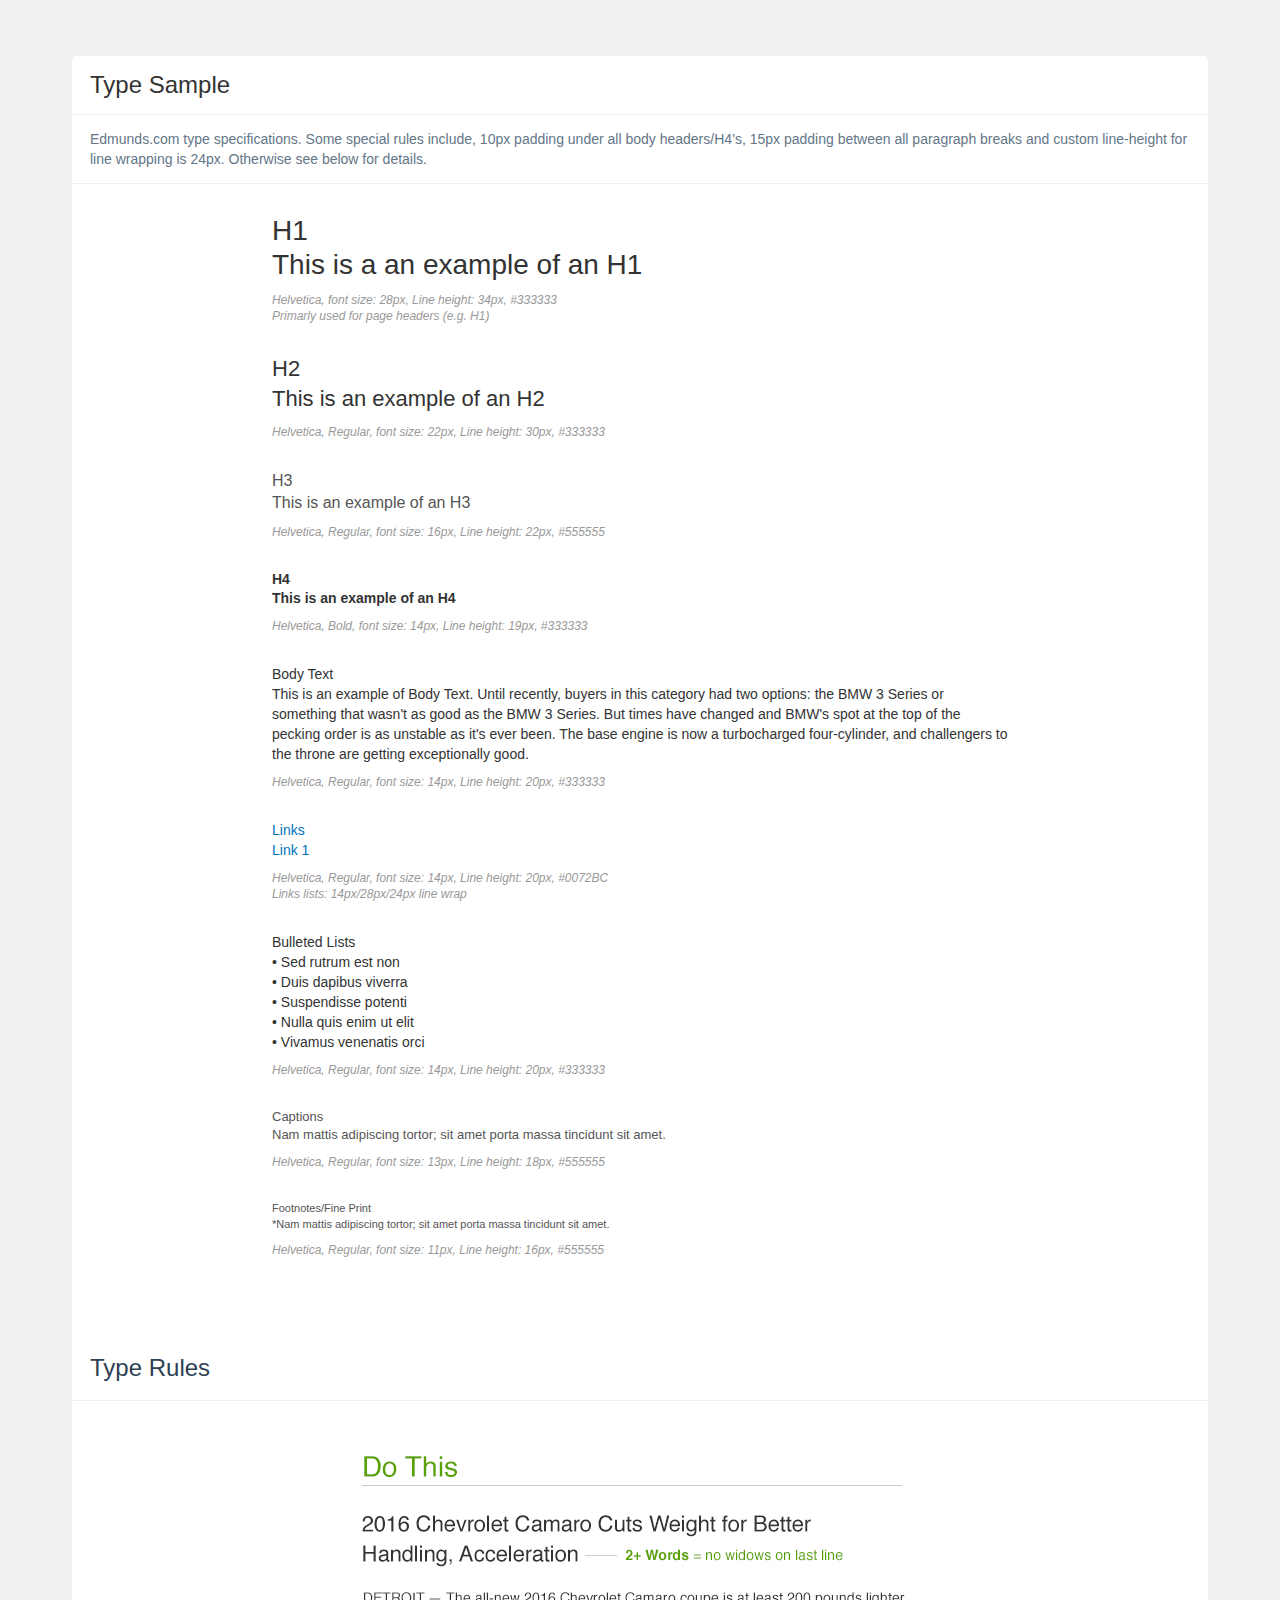
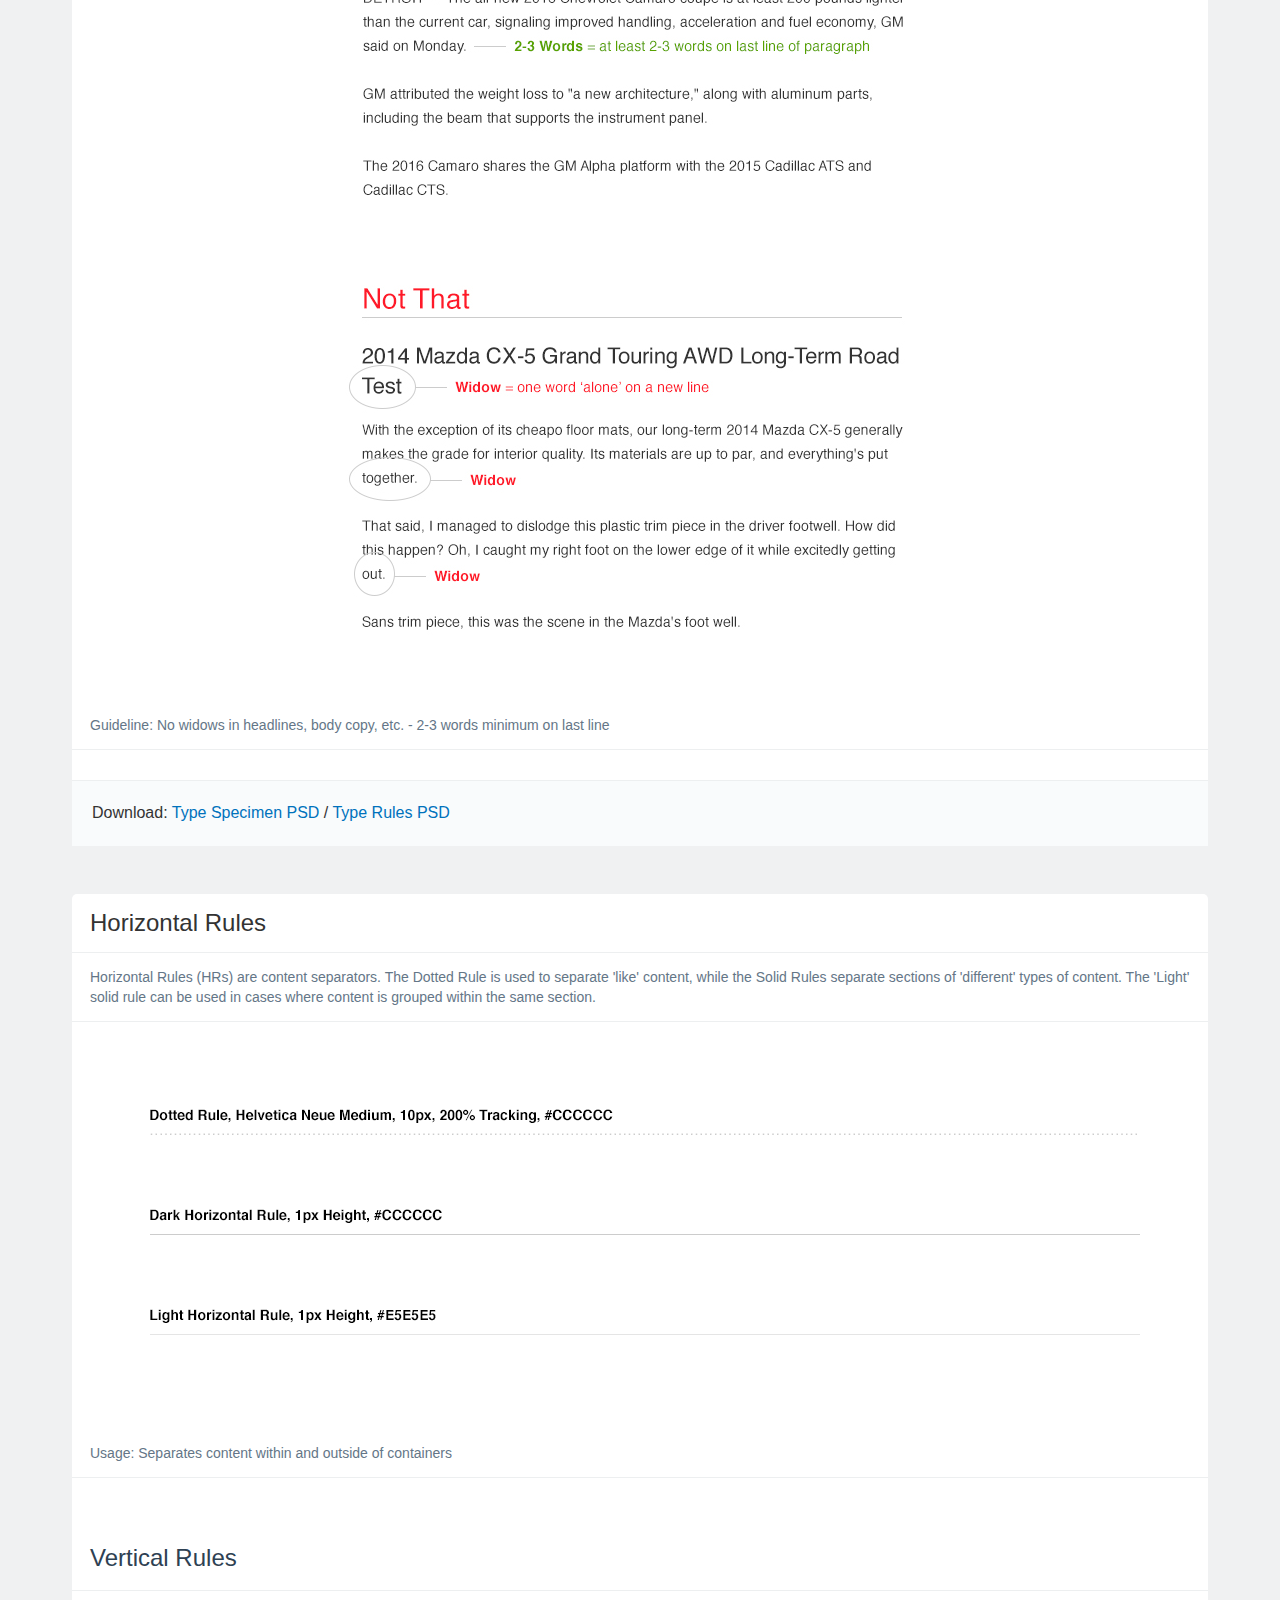
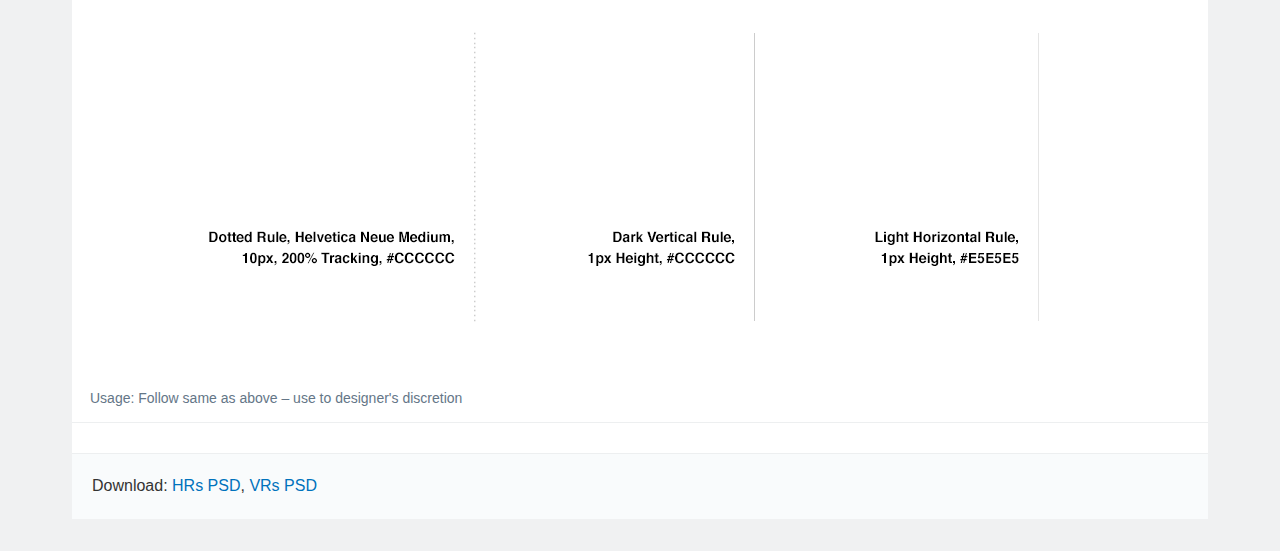
<file: patterns/00-atoms-02-text/index.html>
<!DOCTYPE html>
<html class="pl">
	<head>
		<title>Pattern Lab</title>
		<meta charset="UTF-8">
		<meta name="viewport" content="width=device-width" />
		
		<link rel="stylesheet" href="../../css/style.css?1427840409" media="all" />

		<!-- Begin Pattern Lab (Required for Pattern Lab to run properly) -->
				<!-- never cache patterns -->
		<meta http-equiv="cache-control" content="max-age=0" />
		<meta http-equiv="cache-control" content="no-cache" />
		<meta http-equiv="expires" content="0" />
		<meta http-equiv="expires" content="Tue, 01 Jan 1980 1:00:00 GMT" />
		<meta http-equiv="pragma" content="no-cache" />
		
		<link rel="stylesheet" href="../../styleguide/css/styleguide.css?1427840409" media="all">
		<link rel="stylesheet" href="../../styleguide/css/styleguide-specific.css?1427840409" media="all" />
		

		<!-- End Pattern Lab -->
	
	</head>
	<body class="body">	
				
		<!-- View All Patterns in a Pattern Sub-Type -->
		<div class="sg-main" role="main">
			
			<!-- Patterns -->
			<div id="sg-patterns">
					<div id="atoms-type-sample" class="sg-pattern">
						<h2 class="sg-pattern-head" ><a href="../../patterns/00-atoms-02-text-01-type-sample/00-atoms-02-text-01-type-sample.html" class="patternLink" data-patternpartial="atoms-type-sample">Type Sample</a></h2>
						<div class="sg-pattern-body">
							<div class="asset_use">Edmunds.com type specifications. Some special rules include, 10px padding under all body headers/H4’s,
15px padding between all paragraph breaks and custom line-height for line wrapping is 24px. Otherwise see below for details.
</div>

	<div class="font_holder">

		<div class="twoeight_px">H1<br />
		This is a an example of an H1</div>
		<h1 class="h1-explained ">Helvetica, font size: 28px, Line height: 34px, #333333 
		<br>Primarly used for page headers (e.g. H1) </h1>

		<div class="two_two">H2<br />
		This is an example of an H2</div>
		<h1 class="h1-explained ">Helvetica, Regular, font size: 22px, Line height: 30px, #333333 </h1>

		<div class="one_eight">H3<br />
		This is an example of an H3</div>
		<h1 class="h1-explained ">Helvetica, Regular, font size: 16px, Line height: 22px, #555555 </h1>
        
        <div class="one_nine">H4<br />
		This is an example of an H4</div>
		<h1 class="h1-explained ">Helvetica, Bold, font size: 14px, Line height: 19px, #333333 </h1>

		<div class="one_six">Body Text<br />
		This is an example of Body Text. Until recently, buyers in this category had two options: the BMW 3 Series or something that wasn't as good as the BMW 3 Series. But times have changed and BMW's spot at the top of the pecking order is as unstable as it's ever been. The base engine is now a turbocharged four-cylinder, and challengers to the throne are getting exceptionally good.</div>
		<h1 class="h1-explained ">Helvetica, Regular, font size: 14px, Line height: 20px, #333333 </h1>

		<div class="one_four">Links<br />
		Link 1</div>
		<h1 class="h1-explained ">Helvetica, Regular, font size: 14px, Line height: 20px, #0072BC <br>Links lists: 14px/28px/24px line wrap</h1>

		<div class="one_two">Bulleted Lists <br />
		• Sed rutrum est non <br />
		• Duis dapibus viverra <br />
		• Suspendisse potenti <br />
		• Nulla quis enim ut elit <br />
		• Vivamus venenatis orci <br /></div>
		<h1 class="h1-explained ">Helvetica, Regular, font size: 14px, Line height: 20px, #333333 </h1>

		<div class="one_one">Captions <br />
		Nam mattis adipiscing tortor; sit amet porta massa tincidunt sit amet. </div>
		<h1 class="h1-explained ">Helvetica, Regular, font size: 13px, Line height: 18px, #555555 </h1>

		<div class="one_zero">Footnotes/Fine Print<br />
		*Nam mattis adipiscing tortor; sit amet porta massa tincidunt sit amet. </div>
		<h1 class="h1-explained ">Helvetica, Regular, font size: 11px, Line height: 16px, #555555 </h1>

	</div>
   
<span class="sg-pattern-head">Type Rules</span>
    
<center><div class="spec_example_padding"><p><img src="../../images/type_rules_1.jpg" alt="Type-Rules"/><img src="../../images/type_rules_2.jpg" alt="Type-Rules"/></div></center>

<div class="asset_use"><strong>Guideline:</strong> No widows in headlines, body copy, etc. - 2-3 words minimum on last line
</div>

<div class="asset_download">Download: <a href="../../downloads/type_specimen.psd">Type Specimen PSD</a> / <a href="../../downloads/type_rules.psd">Type Rules PSD</a></div>
							<div class="sg-code" style="display: none">
								<h3 class="sg-code-head">HTML</h3>
								<pre class="sg-code-html">
									<code>
										&lt;div class=&quot;asset_use&quot;&gt;Edmunds.com type specifications. Some special rules include, 10px padding under all body headers/H4&rsquo;s,
15px padding between all paragraph breaks and custom line-height for line wrapping is 24px. Otherwise see below for details.
&lt;/div&gt;

	&lt;div class=&quot;font_holder&quot;&gt;

		&lt;div class=&quot;twoeight_px&quot;&gt;H1&lt;br /&gt;
		This is a an example of an H1&lt;/div&gt;
		&lt;h1 class=&quot;h1-explained &quot;&gt;Helvetica, font size: 28px, Line height: 34px, #333333 
		&lt;br&gt;Primarly used for page headers (e.g. H1) &lt;/h1&gt;

		&lt;div class=&quot;two_two&quot;&gt;H2&lt;br /&gt;
		This is an example of an H2&lt;/div&gt;
		&lt;h1 class=&quot;h1-explained &quot;&gt;Helvetica, Regular, font size: 22px, Line height: 30px, #333333 &lt;/h1&gt;

		&lt;div class=&quot;one_eight&quot;&gt;H3&lt;br /&gt;
		This is an example of an H3&lt;/div&gt;
		&lt;h1 class=&quot;h1-explained &quot;&gt;Helvetica, Regular, font size: 16px, Line height: 22px, #555555 &lt;/h1&gt;
        
        &lt;div class=&quot;one_nine&quot;&gt;H4&lt;br /&gt;
		This is an example of an H4&lt;/div&gt;
		&lt;h1 class=&quot;h1-explained &quot;&gt;Helvetica, Bold, font size: 14px, Line height: 19px, #333333 &lt;/h1&gt;

		&lt;div class=&quot;one_six&quot;&gt;Body Text&lt;br /&gt;
		This is an example of Body Text. Until recently, buyers in this category had two options: the BMW 3 Series or something that wasn't as good as the BMW 3 Series. But times have changed and BMW's spot at the top of the pecking order is as unstable as it's ever been. The base engine is now a turbocharged four-cylinder, and challengers to the throne are getting exceptionally good.&lt;/div&gt;
		&lt;h1 class=&quot;h1-explained &quot;&gt;Helvetica, Regular, font size: 14px, Line height: 20px, #333333 &lt;/h1&gt;

		&lt;div class=&quot;one_four&quot;&gt;Links&lt;br /&gt;
		Link 1&lt;/div&gt;
		&lt;h1 class=&quot;h1-explained &quot;&gt;Helvetica, Regular, font size: 14px, Line height: 20px, #0072BC &lt;br&gt;Links lists: 14px/28px/24px line wrap&lt;/h1&gt;

		&lt;div class=&quot;one_two&quot;&gt;Bulleted Lists &lt;br /&gt;
		&bull; Sed rutrum est non &lt;br /&gt;
		&bull; Duis dapibus viverra &lt;br /&gt;
		&bull; Suspendisse potenti &lt;br /&gt;
		&bull; Nulla quis enim ut elit &lt;br /&gt;
		&bull; Vivamus venenatis orci &lt;br /&gt;&lt;/div&gt;
		&lt;h1 class=&quot;h1-explained &quot;&gt;Helvetica, Regular, font size: 14px, Line height: 20px, #333333 &lt;/h1&gt;

		&lt;div class=&quot;one_one&quot;&gt;Captions &lt;br /&gt;
		Nam mattis adipiscing tortor; sit amet porta massa tincidunt sit amet. &lt;/div&gt;
		&lt;h1 class=&quot;h1-explained &quot;&gt;Helvetica, Regular, font size: 13px, Line height: 18px, #555555 &lt;/h1&gt;

		&lt;div class=&quot;one_zero&quot;&gt;Footnotes/Fine Print&lt;br /&gt;
		*Nam mattis adipiscing tortor; sit amet porta massa tincidunt sit amet. &lt;/div&gt;
		&lt;h1 class=&quot;h1-explained &quot;&gt;Helvetica, Regular, font size: 11px, Line height: 16px, #555555 &lt;/h1&gt;

	&lt;/div&gt;
   
&lt;span class=&quot;sg-pattern-head&quot;&gt;Type Rules&lt;/span&gt;
    
&lt;center&gt;&lt;div class=&quot;spec_example_padding&quot;&gt;&lt;p&gt;&lt;img src=&quot;../../images/type_rules_1.jpg&quot; alt=&quot;Type-Rules&quot;/&gt;&lt;img src=&quot;../../images/type_rules_2.jpg&quot; alt=&quot;Type-Rules&quot;/&gt;&lt;/div&gt;&lt;/center&gt;

&lt;div class=&quot;asset_use&quot;&gt;&lt;strong&gt;Guideline:&lt;/strong&gt; No widows in headlines, body copy, etc. - 2-3 words minimum on last line
&lt;/div&gt;

&lt;div class=&quot;asset_download&quot;&gt;Download: &lt;a href=&quot;../../downloads/type_specimen.psd&quot;&gt;Type Specimen PSD&lt;/a&gt; / &lt;a href=&quot;../../downloads/type_rules.psd&quot;&gt;Type Rules PSD&lt;/a&gt;&lt;/div&gt;
									</code>
								</pre>
							</div>
						</div>
					</div>
					<div id="atoms-horizontal-rules" class="sg-pattern">
						<h2 class="sg-pattern-head" ><a href="../../patterns/00-atoms-02-text-02-horizontal-rules/00-atoms-02-text-02-horizontal-rules.html" class="patternLink" data-patternpartial="atoms-horizontal-rules">Horizontal Rules</a></h2>
						<div class="sg-pattern-body">
							<div class="asset_use">Horizontal Rules (HRs) are content separators. The <strong>Dotted Rule</strong> is used to separate 'like' content, while the <strong>Solid Rules</strong> separate sections of 'different' types of content. The 'Light' solid rule can be used in cases where content is grouped within the same section.</div>

<center><div class="hair_padding"><img src="../../images/hr.png" alt="Horizontal-Rules" /></div></center>

<div class="asset_use"><strong>Usage:</strong> Separates content within and outside of containers
</div>

<span class="sg-pattern-head">Vertical Rules</span>

<center><div class="spec_example_padding"><p><img src="../../images/vr.png" alt="Vertical-Rules"  name="button_spec" id="button_spec" /></div></center>

<div class="asset_use"><strong>Usage:</strong> Follow same as above – use to designer's discretion
</div>

<div class="asset_download">Download: <a href="../../downloads/hr.psd">HRs PSD</a>, <a href="../../downloads/vr.psd">VRs PSD</a></div>
							<div class="sg-code" style="display: none">
								<h3 class="sg-code-head">HTML</h3>
								<pre class="sg-code-html">
									<code>
										&lt;div class=&quot;asset_use&quot;&gt;Horizontal Rules (HRs) are content separators. The &lt;strong&gt;Dotted Rule&lt;/strong&gt; is used to separate 'like' content, while the &lt;strong&gt;Solid Rules&lt;/strong&gt; separate sections of 'different' types of content. The 'Light' solid rule can be used in cases where content is grouped within the same section.&lt;/div&gt;

&lt;center&gt;&lt;div class=&quot;hair_padding&quot;&gt;&lt;img src=&quot;../../images/hr.png&quot; alt=&quot;Horizontal-Rules&quot; /&gt;&lt;/div&gt;&lt;/center&gt;

&lt;div class=&quot;asset_use&quot;&gt;&lt;strong&gt;Usage:&lt;/strong&gt; Separates content within and outside of containers
&lt;/div&gt;

&lt;span class=&quot;sg-pattern-head&quot;&gt;Vertical Rules&lt;/span&gt;

&lt;center&gt;&lt;div class=&quot;spec_example_padding&quot;&gt;&lt;p&gt;&lt;img src=&quot;../../images/vr.png&quot; alt=&quot;Vertical-Rules&quot;  name=&quot;button_spec&quot; id=&quot;button_spec&quot; /&gt;&lt;/div&gt;&lt;/center&gt;

&lt;div class=&quot;asset_use&quot;&gt;&lt;strong&gt;Usage:&lt;/strong&gt; Follow same as above &ndash; use to designer's discretion
&lt;/div&gt;

&lt;div class=&quot;asset_download&quot;&gt;Download: &lt;a href=&quot;../../downloads/hr.psd&quot;&gt;HRs PSD&lt;/a&gt;, &lt;a href=&quot;../../downloads/vr.psd&quot;&gt;VRs PSD&lt;/a&gt;&lt;/div&gt;
									</code>
								</pre>
							</div>
						</div>
					</div>
			</div> <!--end #sg-patterns-->
	
		</div><!--end .sg-main-->
		
		<!-- JS to hook everything together and do annotations -->
		<script>
			// handle injection of items from PHP
			var patternPartial = "viewall-atoms-text";
			var lineage = "";
		</script>
		

	<!--DO NOT REMOVE-->
		<script>
		/*!
		 * scriptLoader - v0.1
		 *
		 * Copyright (c) 2014 Dave Olsen, http://dmolsen.com
		 * Licensed under the MIT license
		 *
		 */
		
		var scriptLoader = {
			
			run: function(js,cb,target) {
				var s  = document.getElementById(target+'-'+cb); 
				for (var i = 0; i < js.length; i++) {
					var src = (typeof js[i] != "string") ? js[i].src : js[i];
					var c   = document.createElement('script');
					c.src   = '../../'+src+'?'+cb;
					if (typeof js[i] != "string") {
						if (js[i].dep !== undefined) {
							c.onload = function(dep,cb,target) {
								return function() {
									scriptLoader.run(dep,cb,target);
								}
							}(js[i].dep,cb,target);
						}
					}
					s.parentNode.insertBefore(c,s);
				}
			}
			
		}
	</script>
	<script id="pl-js-polyfill-insert-1427840409">
		(function() {
			if (self != top) {
				var cb = '1427840409';
				var js = [];
				if (typeof document !== "undefined" && !("classList" in document.documentElement)) {
					js.push("styleguide/js/vendor/classlist-polyfill.js");
				}
				scriptLoader.run(js,cb,'pl-js-polyfill-insert');
			}
		})();
	</script>
	<script id="pl-js-insert-1427840409">
		(function() {
			if (self != top) {
				var cb = '1427840409';
				var js = [ { "src": "styleguide/js/vendor/jwerty.js", "dep": [ "styleguide/js/postmessage.js", { "src": "data/annotations.js", "dep": [ "styleguide/js/annotations-pattern.js" ] }, "styleguide/js/code-pattern.js" ] } ];
				scriptLoader.run(js,cb,'pl-js-insert');
			}
		})();
	</script>
	


	</body>
</html>
</file>
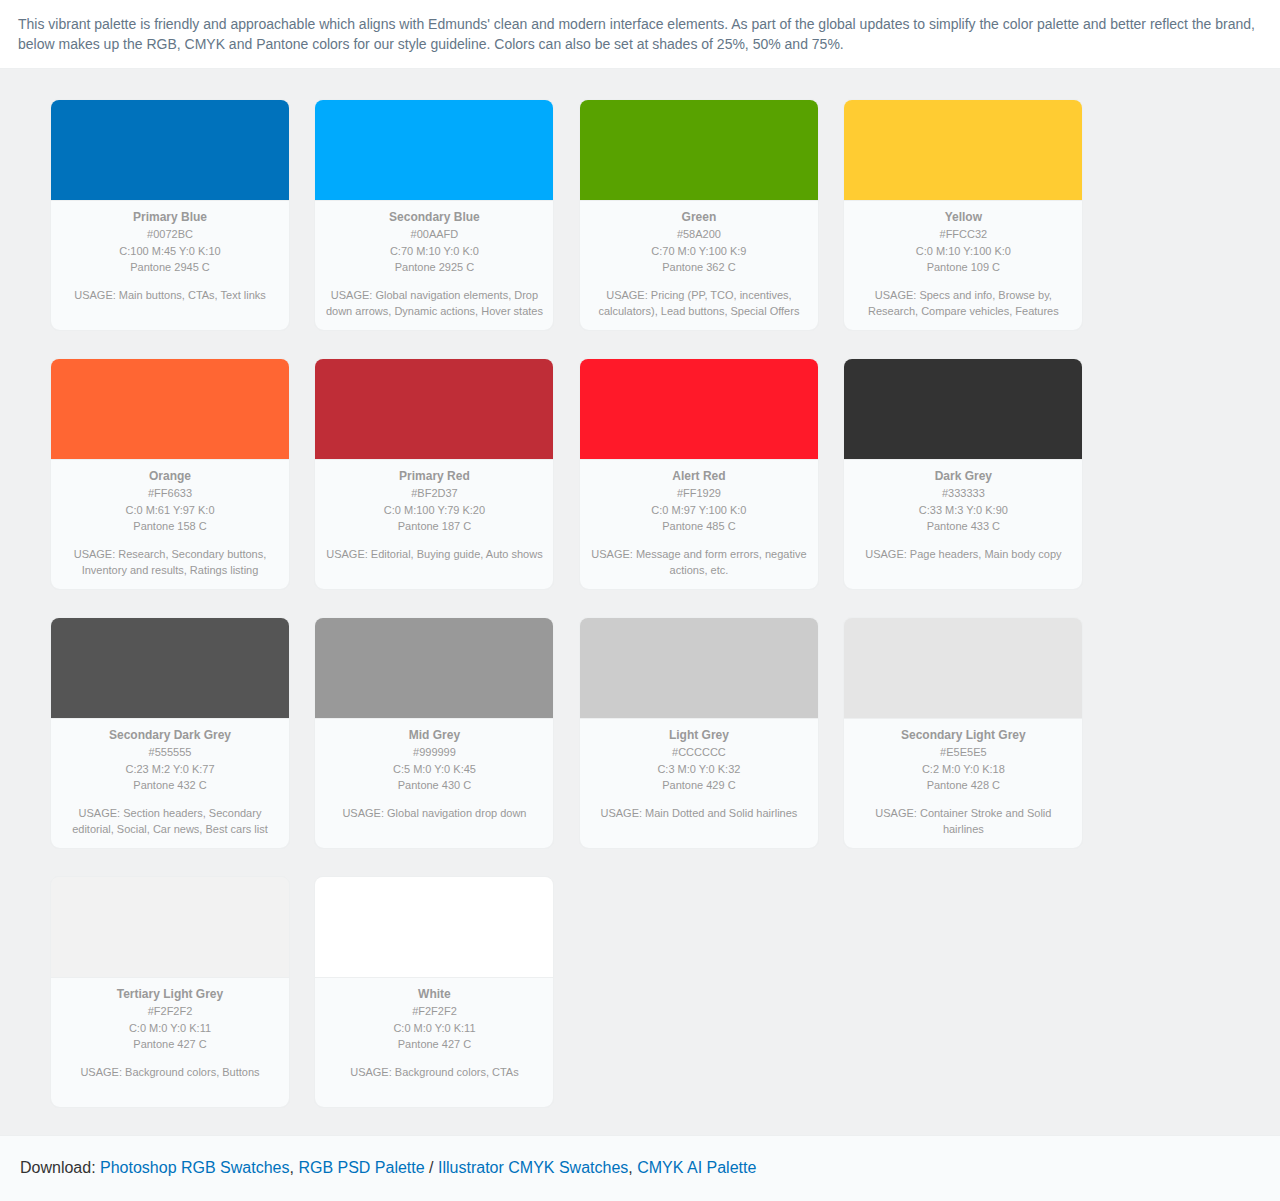
<file: patterns/00-atoms-01-global-01-primary-color-palette/00-atoms-01-global-01-primary-color-palette.html>
<!DOCTYPE html>
<html class="pl">
	<head>
		<title>Pattern Lab</title>
		<meta charset="UTF-8">
		<meta name="viewport" content="width=device-width" />
		
		<link rel="stylesheet" href="../../css/style.css?1427840409" media="all" />

		<!-- Begin Pattern Lab (Required for Pattern Lab to run properly) -->
				<!-- never cache patterns -->
		<meta http-equiv="cache-control" content="max-age=0" />
		<meta http-equiv="cache-control" content="no-cache" />
		<meta http-equiv="expires" content="0" />
		<meta http-equiv="expires" content="Tue, 01 Jan 1980 1:00:00 GMT" />
		<meta http-equiv="pragma" content="no-cache" />
		
		<link rel="stylesheet" href="../../styleguide/css/styleguide.css?1427840409" media="all">
		<link rel="stylesheet" href="../../styleguide/css/styleguide-specific.css?1427840409" media="all" />
		

		<!-- End Pattern Lab -->
	
	</head>
	<body class="body">	
		<!--#Main-colors-explained-->
<div class="asset_use">This vibrant palette is friendly and approachable which aligns with Edmunds' clean and modern interface elements. As part of the global updates to simplify the color palette and better reflect the brand, below makes up the <strong>RGB</strong>, <strong>CMYK</strong> and <strong>Pantone</strong> colors for our style guideline. Colors can also be set at shades of 25%, 50% and 75%.</div>

<div class="center_swatch">
	<!--#colors-swatches-->
	<div id="color_holder" class="color_holder">
		<div class="blue_p"></div>
		<div class="color_name">
		<span class="color_title"> Primary Blue </span> 
		<div>#0072BC<br>C:100 M:45 Y:0 K:10<br>Pantone 2945 C<p><p>USAGE: Main buttons, CTAs, Text links</div> 
	</div>
</div>

<!--#colors-swatches-->
<div id="color_holder" class="color_holder">
	<div class="blue_p"; style="background: #00AAFD;"></div>
	<div class="color_name">
		<span class="color_title"> Secondary Blue </span> 
		<div>#00AAFD<br>C:70 M:10 Y:0 K:0<br>Pantone 2925 C<p><p>USAGE: Global navigation elements, Drop down arrows, Dynamic actions, Hover states</div>
	</div>
</div>

<!--#colors-swatches-->
<div id="color_holder" class="color_holder">
	<div class="blue_p"; style="background: #58A200;"></div>
	<div class="color_name">
		<span class="color_title"> Green </span> 
		<div>#58A200<br>C:70 M:0 Y:100 K:9<br>Pantone 362 C<p><p>USAGE: Pricing (PP, TCO, incentives, calculators), Lead buttons, Special Offers</div>
	</div>
</div>

<!--#colors-swatches-->
<div id="color_holder" class="color_holder">
	<div class="blue_p"; style="background: #FFCC32;">  </div>
	<div class="color_name">
		<span class="color_title"> Yellow </span> 
		<div>#FFCC32<br>C:0 M:10 Y:100 K:0<br>Pantone 109 C<p><p>USAGE: Specs and info, Browse by, Research, Compare vehicles, Features</div>
	</div>
</div>

<!--#colors-swatches-->
<div id="color_holder" class="color_holder">
	<div class="blue_p"; style="background:  #FF6633;">  </div>
	<div class="color_name">
		<span class="color_title"> Orange </span> 
		<div>#FF6633<br>C:0 M:61 Y:97 K:0<br>Pantone 158 C<p><p>USAGE: Research, Secondary buttons, Inventory and results, Ratings listing</div>
	</div>
</div>

<!--#colors-swatches-->
<div id="color_holder" class="color_holder">
	<div class="blue_p"; style="background:  #bf2d37;">  </div>
	<div class="color_name">
		<span class="color_title"> Primary Red </span> 
		<div>#BF2D37<br>C:0 M:100 Y:79 K:20<br>Pantone 187 C<p><p>USAGE: Editorial, Buying guide, Auto shows</div>
	</div>
</div>

<!--#colors-swatches-->
<div id="color_holder" class="color_holder">
	<div class="blue_p"; style="background:  #FF1929;">  </div>
	<div class="color_name">
		<span class="color_title"> Alert Red </span> 
		<div>#FF1929<br>C:0 M:97 Y:100 K:0<br>Pantone 485 C<p><p>USAGE: Message and form errors, negative actions, etc.</div>
	</div>
</div>

<!--#colors-swatches-->
<div id="color_holder" class="color_holder">
	<div class="blue_p"; style="background: #333333;">  </div>
	<div class="color_name">
		<span class="color_title"> Dark Grey </span> 
		<div>#333333<br>C:33 M:3 Y:0 K:90<br>Pantone 433 C<p><p>USAGE: Page headers, Main body copy</div>
	</div>
</div>

<!--#colors-swatches-->
<div id="color_holder" class="color_holder">
	<div class="blue_p"; style="background: #555555;">  </div>
	<div class="color_name">
		<span class="color_title"> Secondary Dark Grey </span> 
		<div>#555555<br>C:23 M:2 Y:0 K:77<br>Pantone 432 C<p><p>USAGE: Section headers, Secondary editorial, Social, Car news, Best cars list</div>
	</div>
</div>

<!--#colors-swatches-->
<div id="color_holder" class="color_holder">
	<div class="blue_p"; style="background: #999999;">  </div>
	<div class="color_name">
		<span class="color_title"> Mid Grey </span> 
		<div>#999999<br>C:5 M:0 Y:0 K:45<br>Pantone 430 C<p><p>USAGE: Global navigation drop down</div>
	</div>
</div>

<!--#colors-swatches-->
<div id="color_holder" class="color_holder">
	<div class="blue_p"; style="background: #cccccc;">  </div>
	<div class="color_name">
		<span class="color_title"> Light Grey </span> 
		<div>#CCCCCC<br>C:3 M:0 Y:0 K:32<br>Pantone 429 C<p><p>USAGE: Main Dotted and Solid hairlines</div>
	</div>
</div>

<!--#colors-swatches-->
<div id="color_holder" class="color_holder">
	<div class="blue_p"; style="background: #E5E5E5;">  </div>
	<div class="color_name">
		<span class="color_title"> Secondary Light Grey </span> 
		<div>#E5E5E5<br>C:2 M:0 Y:0 K:18<br>Pantone 428 C<p><p>USAGE: Container Stroke and Solid hairlines</div>
	</div>
</div>

<!--#colors-swatches-->
<div id="color_holder" class="color_holder">
	<div class="blue_p"; style="background: #F2F2F2;">  </div>
	<div class="color_name">
		<span class="color_title"> Tertiary Light Grey </span> 
		<div>#F2F2F2<br>C:0 M:0 Y:0 K:11<br>Pantone 427 C<p><p>USAGE: Background colors, Buttons</div>
	</div>
</div>

<!--#colors-swatches-->
<div id="color_holder" class="color_holder">
	<div class="blue_p"; style="background: #FFFFFF;">  </div>
	<div class="color_name">
		<span class="color_title"> White </span> 
		<div>#F2F2F2<br>C:0 M:0 Y:0 K:11<br>Pantone 427 C<p><p>USAGE: Background colors, CTAs</div>
	</div>
</div>


</div>

<div class="asset_download">Download: <a href="../../downloads/edmunds_digital_color_palette.aco">Photoshop RGB Swatches</a>, <a href="../../downloads/edmunds_digital_color_palette.psd">RGB PSD Palette</a>  /  <a href="../../downloads/edmunds_print_color_palette.ase">Illustrator CMYK Swatches</a>, <a href="../../downloads/edmunds_print_color_palette.ai">CMYK AI Palette</a></div>
	<!--DO NOT REMOVE-->
		
	<script>
		// handle injection of items from PHP
		var patternPartial = "atoms-primary-color-palette";
		var lineage        = [];
		var lineageR       = [];
		var patternState   = "";
		var cssEnabled     = false;
	</script>
		<script>
		/*!
		 * scriptLoader - v0.1
		 *
		 * Copyright (c) 2014 Dave Olsen, http://dmolsen.com
		 * Licensed under the MIT license
		 *
		 */
		
		var scriptLoader = {
			
			run: function(js,cb,target) {
				var s  = document.getElementById(target+'-'+cb); 
				for (var i = 0; i < js.length; i++) {
					var src = (typeof js[i] != "string") ? js[i].src : js[i];
					var c   = document.createElement('script');
					c.src   = '../../'+src+'?'+cb;
					if (typeof js[i] != "string") {
						if (js[i].dep !== undefined) {
							c.onload = function(dep,cb,target) {
								return function() {
									scriptLoader.run(dep,cb,target);
								}
							}(js[i].dep,cb,target);
						}
					}
					s.parentNode.insertBefore(c,s);
				}
			}
			
		}
	</script>
	<script id="pl-js-polyfill-insert-1427840409">
		(function() {
			if (self != top) {
				var cb = '1427840409';
				var js = [];
				if (typeof document !== "undefined" && !("classList" in document.documentElement)) {
					js.push("styleguide/js/vendor/classlist-polyfill.js");
				}
				scriptLoader.run(js,cb,'pl-js-polyfill-insert');
			}
		})();
	</script>
	<script id="pl-js-insert-1427840409">
		(function() {
			if (self != top) {
				var cb = '1427840409';
				var js = [ { "src": "styleguide/js/vendor/jwerty.js", "dep": [ "styleguide/js/postmessage.js", { "src": "data/annotations.js", "dep": [ "styleguide/js/annotations-pattern.js" ] }, "styleguide/js/code-pattern.js" ] } ];
				scriptLoader.run(js,cb,'pl-js-insert');
			}
		})();
	</script>
	


	</body>
</html>
</file>
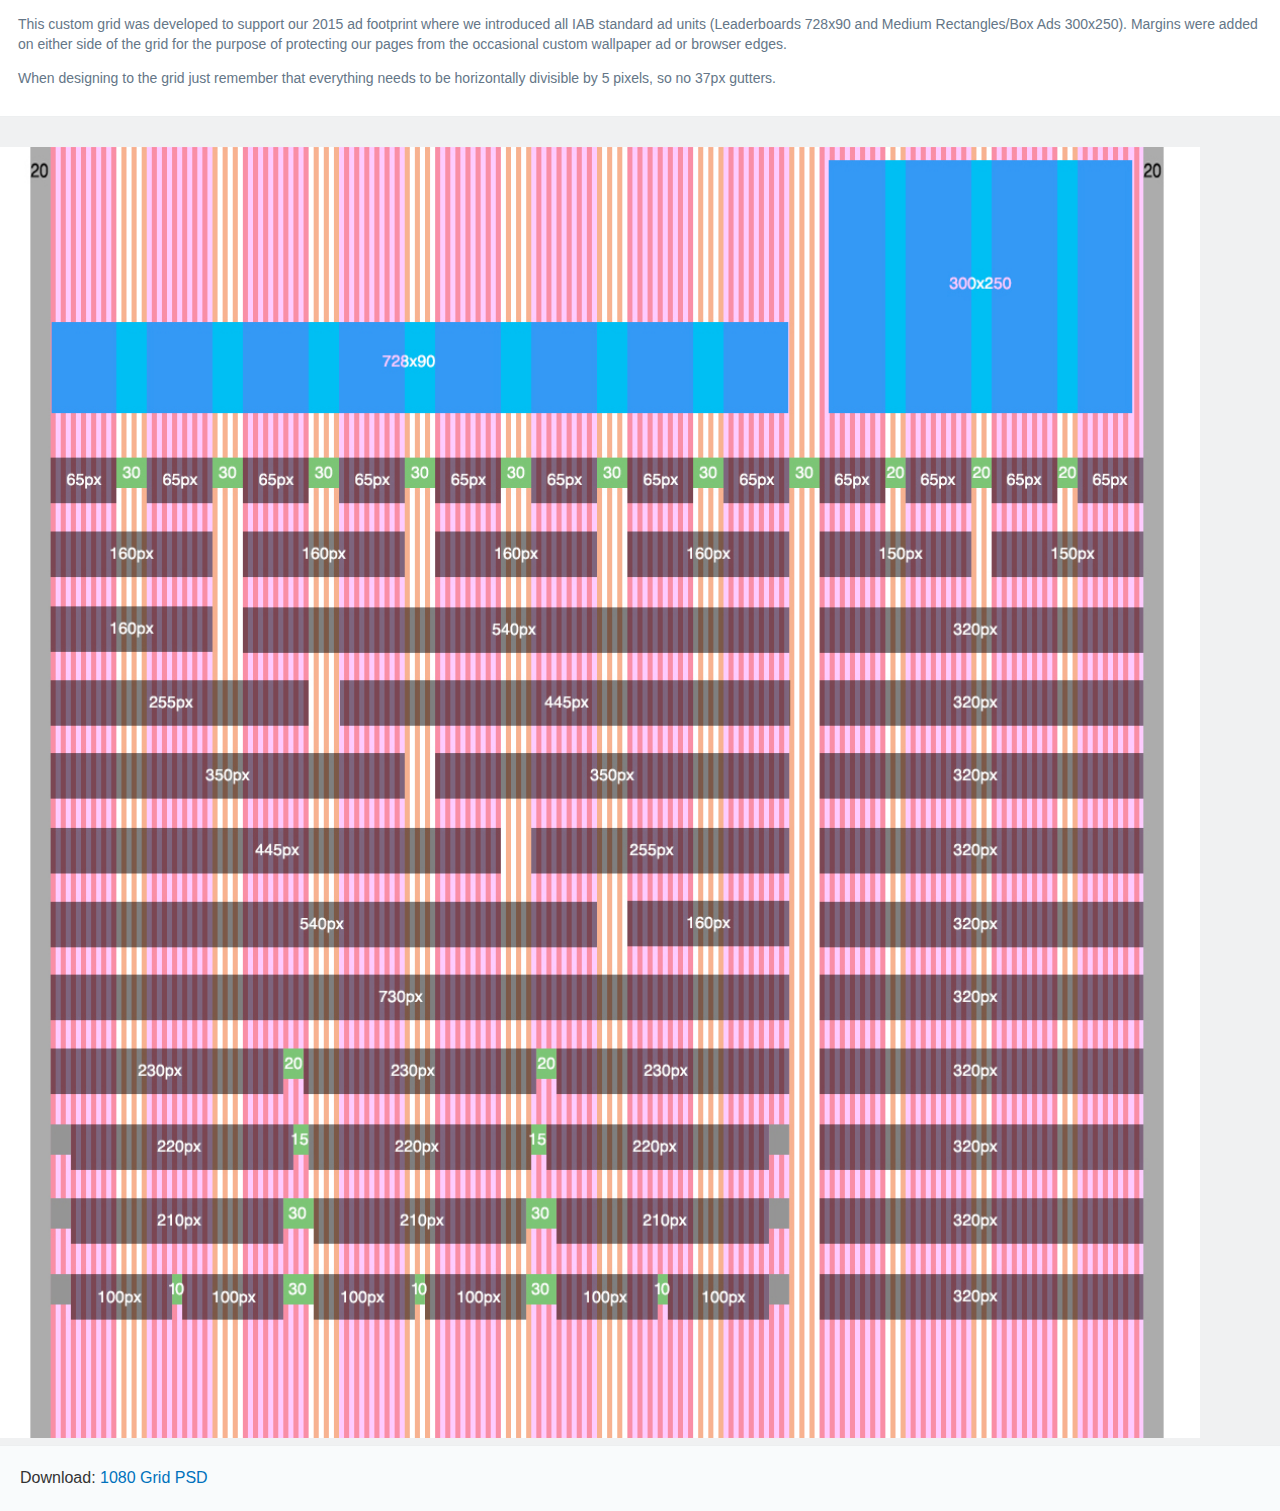
<file: patterns/00-atoms-01-global-02-1080-custom-grid-system/00-atoms-01-global-02-1080-custom-grid-system.html>
<!DOCTYPE html>
<html class="pl">
	<head>
		<title>Pattern Lab</title>
		<meta charset="UTF-8">
		<meta name="viewport" content="width=device-width" />
		
		<link rel="stylesheet" href="../../css/style.css?1427840409" media="all" />

		<!-- Begin Pattern Lab (Required for Pattern Lab to run properly) -->
				<!-- never cache patterns -->
		<meta http-equiv="cache-control" content="max-age=0" />
		<meta http-equiv="cache-control" content="no-cache" />
		<meta http-equiv="expires" content="0" />
		<meta http-equiv="expires" content="Tue, 01 Jan 1980 1:00:00 GMT" />
		<meta http-equiv="pragma" content="no-cache" />
		
		<link rel="stylesheet" href="../../styleguide/css/styleguide.css?1427840409" media="all">
		<link rel="stylesheet" href="../../styleguide/css/styleguide-specific.css?1427840409" media="all" />
		

		<!-- End Pattern Lab -->
	
	</head>
	<body class="body">	
		<div class="asset_use">
  <p>This custom grid was developed to support our 2015 ad footprint where we introduced all IAB standard ad units (Leaderboards 728x90 and Medium Rectangles/Box Ads 300x250). Margins were added on either side of the grid for the purpose of protecting our pages from the occasional custom wallpaper ad or browser edges. <p>When designing to the grid just remember that everything needs to be horizontally divisible by 5 pixels, so no 37px gutters.</div>

<div><img src="../../images/grid.jpg" width="1200" height="1101" alt="edmunds_grid" /></div>

<div class="asset_download">Download: <a href="../../downloads/1080_custom_grid.psd">1080 Grid PSD</a></div>

	<!--DO NOT REMOVE-->
		
	<script>
		// handle injection of items from PHP
		var patternPartial = "atoms-1080-custom-grid-system";
		var lineage        = [];
		var lineageR       = [];
		var patternState   = "";
		var cssEnabled     = false;
	</script>
		<script>
		/*!
		 * scriptLoader - v0.1
		 *
		 * Copyright (c) 2014 Dave Olsen, http://dmolsen.com
		 * Licensed under the MIT license
		 *
		 */
		
		var scriptLoader = {
			
			run: function(js,cb,target) {
				var s  = document.getElementById(target+'-'+cb); 
				for (var i = 0; i < js.length; i++) {
					var src = (typeof js[i] != "string") ? js[i].src : js[i];
					var c   = document.createElement('script');
					c.src   = '../../'+src+'?'+cb;
					if (typeof js[i] != "string") {
						if (js[i].dep !== undefined) {
							c.onload = function(dep,cb,target) {
								return function() {
									scriptLoader.run(dep,cb,target);
								}
							}(js[i].dep,cb,target);
						}
					}
					s.parentNode.insertBefore(c,s);
				}
			}
			
		}
	</script>
	<script id="pl-js-polyfill-insert-1427840409">
		(function() {
			if (self != top) {
				var cb = '1427840409';
				var js = [];
				if (typeof document !== "undefined" && !("classList" in document.documentElement)) {
					js.push("styleguide/js/vendor/classlist-polyfill.js");
				}
				scriptLoader.run(js,cb,'pl-js-polyfill-insert');
			}
		})();
	</script>
	<script id="pl-js-insert-1427840409">
		(function() {
			if (self != top) {
				var cb = '1427840409';
				var js = [ { "src": "styleguide/js/vendor/jwerty.js", "dep": [ "styleguide/js/postmessage.js", { "src": "data/annotations.js", "dep": [ "styleguide/js/annotations-pattern.js" ] }, "styleguide/js/code-pattern.js" ] } ];
				scriptLoader.run(js,cb,'pl-js-insert');
			}
		})();
	</script>
	


	</body>
</html>
</file>
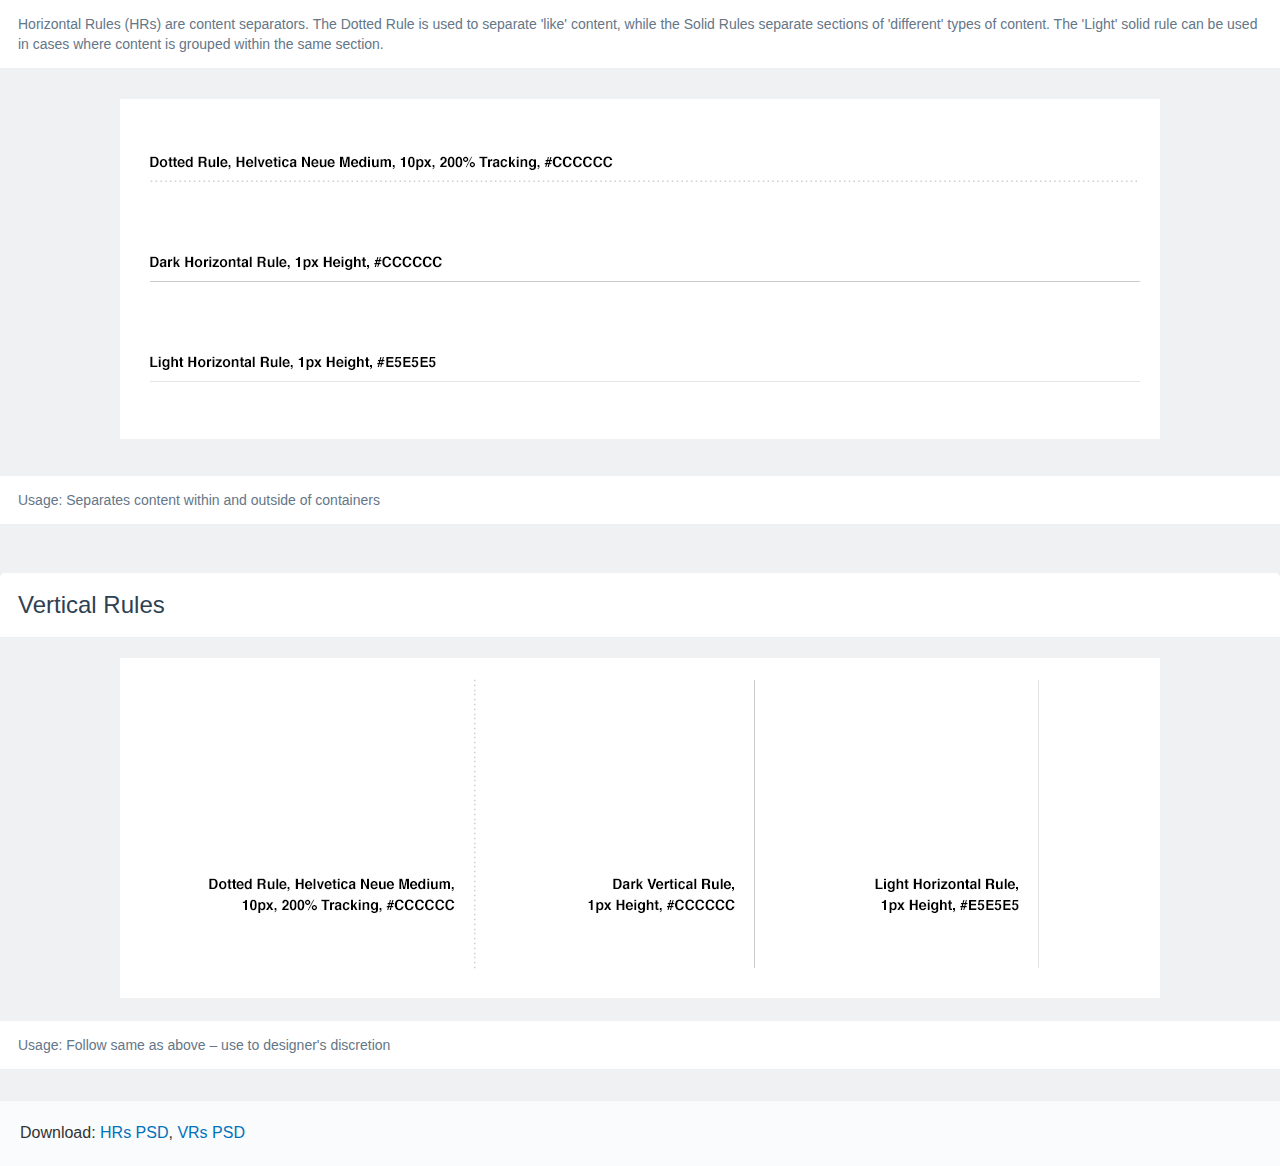
<file: patterns/00-atoms-02-text-02-horizontal-rules/00-atoms-02-text-02-horizontal-rules.html>
<!DOCTYPE html>
<html class="pl">
	<head>
		<title>Pattern Lab</title>
		<meta charset="UTF-8">
		<meta name="viewport" content="width=device-width" />
		
		<link rel="stylesheet" href="../../css/style.css?1427840409" media="all" />

		<!-- Begin Pattern Lab (Required for Pattern Lab to run properly) -->
				<!-- never cache patterns -->
		<meta http-equiv="cache-control" content="max-age=0" />
		<meta http-equiv="cache-control" content="no-cache" />
		<meta http-equiv="expires" content="0" />
		<meta http-equiv="expires" content="Tue, 01 Jan 1980 1:00:00 GMT" />
		<meta http-equiv="pragma" content="no-cache" />
		
		<link rel="stylesheet" href="../../styleguide/css/styleguide.css?1427840409" media="all">
		<link rel="stylesheet" href="../../styleguide/css/styleguide-specific.css?1427840409" media="all" />
		

		<!-- End Pattern Lab -->
	
	</head>
	<body class="body">	
		<div class="asset_use">Horizontal Rules (HRs) are content separators. The <strong>Dotted Rule</strong> is used to separate 'like' content, while the <strong>Solid Rules</strong> separate sections of 'different' types of content. The 'Light' solid rule can be used in cases where content is grouped within the same section.</div>

<center><div class="hair_padding"><img src="../../images/hr.png" alt="Horizontal-Rules" /></div></center>

<div class="asset_use"><strong>Usage:</strong> Separates content within and outside of containers
</div>

<span class="sg-pattern-head">Vertical Rules</span>

<center><div class="spec_example_padding"><p><img src="../../images/vr.png" alt="Vertical-Rules"  name="button_spec" id="button_spec" /></div></center>

<div class="asset_use"><strong>Usage:</strong> Follow same as above – use to designer's discretion
</div>

<div class="asset_download">Download: <a href="../../downloads/hr.psd">HRs PSD</a>, <a href="../../downloads/vr.psd">VRs PSD</a></div>
	<!--DO NOT REMOVE-->
		
	<script>
		// handle injection of items from PHP
		var patternPartial = "atoms-horizontal-rules";
		var lineage        = [];
		var lineageR       = [];
		var patternState   = "";
		var cssEnabled     = false;
	</script>
		<script>
		/*!
		 * scriptLoader - v0.1
		 *
		 * Copyright (c) 2014 Dave Olsen, http://dmolsen.com
		 * Licensed under the MIT license
		 *
		 */
		
		var scriptLoader = {
			
			run: function(js,cb,target) {
				var s  = document.getElementById(target+'-'+cb); 
				for (var i = 0; i < js.length; i++) {
					var src = (typeof js[i] != "string") ? js[i].src : js[i];
					var c   = document.createElement('script');
					c.src   = '../../'+src+'?'+cb;
					if (typeof js[i] != "string") {
						if (js[i].dep !== undefined) {
							c.onload = function(dep,cb,target) {
								return function() {
									scriptLoader.run(dep,cb,target);
								}
							}(js[i].dep,cb,target);
						}
					}
					s.parentNode.insertBefore(c,s);
				}
			}
			
		}
	</script>
	<script id="pl-js-polyfill-insert-1427840409">
		(function() {
			if (self != top) {
				var cb = '1427840409';
				var js = [];
				if (typeof document !== "undefined" && !("classList" in document.documentElement)) {
					js.push("styleguide/js/vendor/classlist-polyfill.js");
				}
				scriptLoader.run(js,cb,'pl-js-polyfill-insert');
			}
		})();
	</script>
	<script id="pl-js-insert-1427840409">
		(function() {
			if (self != top) {
				var cb = '1427840409';
				var js = [ { "src": "styleguide/js/vendor/jwerty.js", "dep": [ "styleguide/js/postmessage.js", { "src": "data/annotations.js", "dep": [ "styleguide/js/annotations-pattern.js" ] }, "styleguide/js/code-pattern.js" ] } ];
				scriptLoader.run(js,cb,'pl-js-insert');
			}
		})();
	</script>
	


	</body>
</html>
</file>
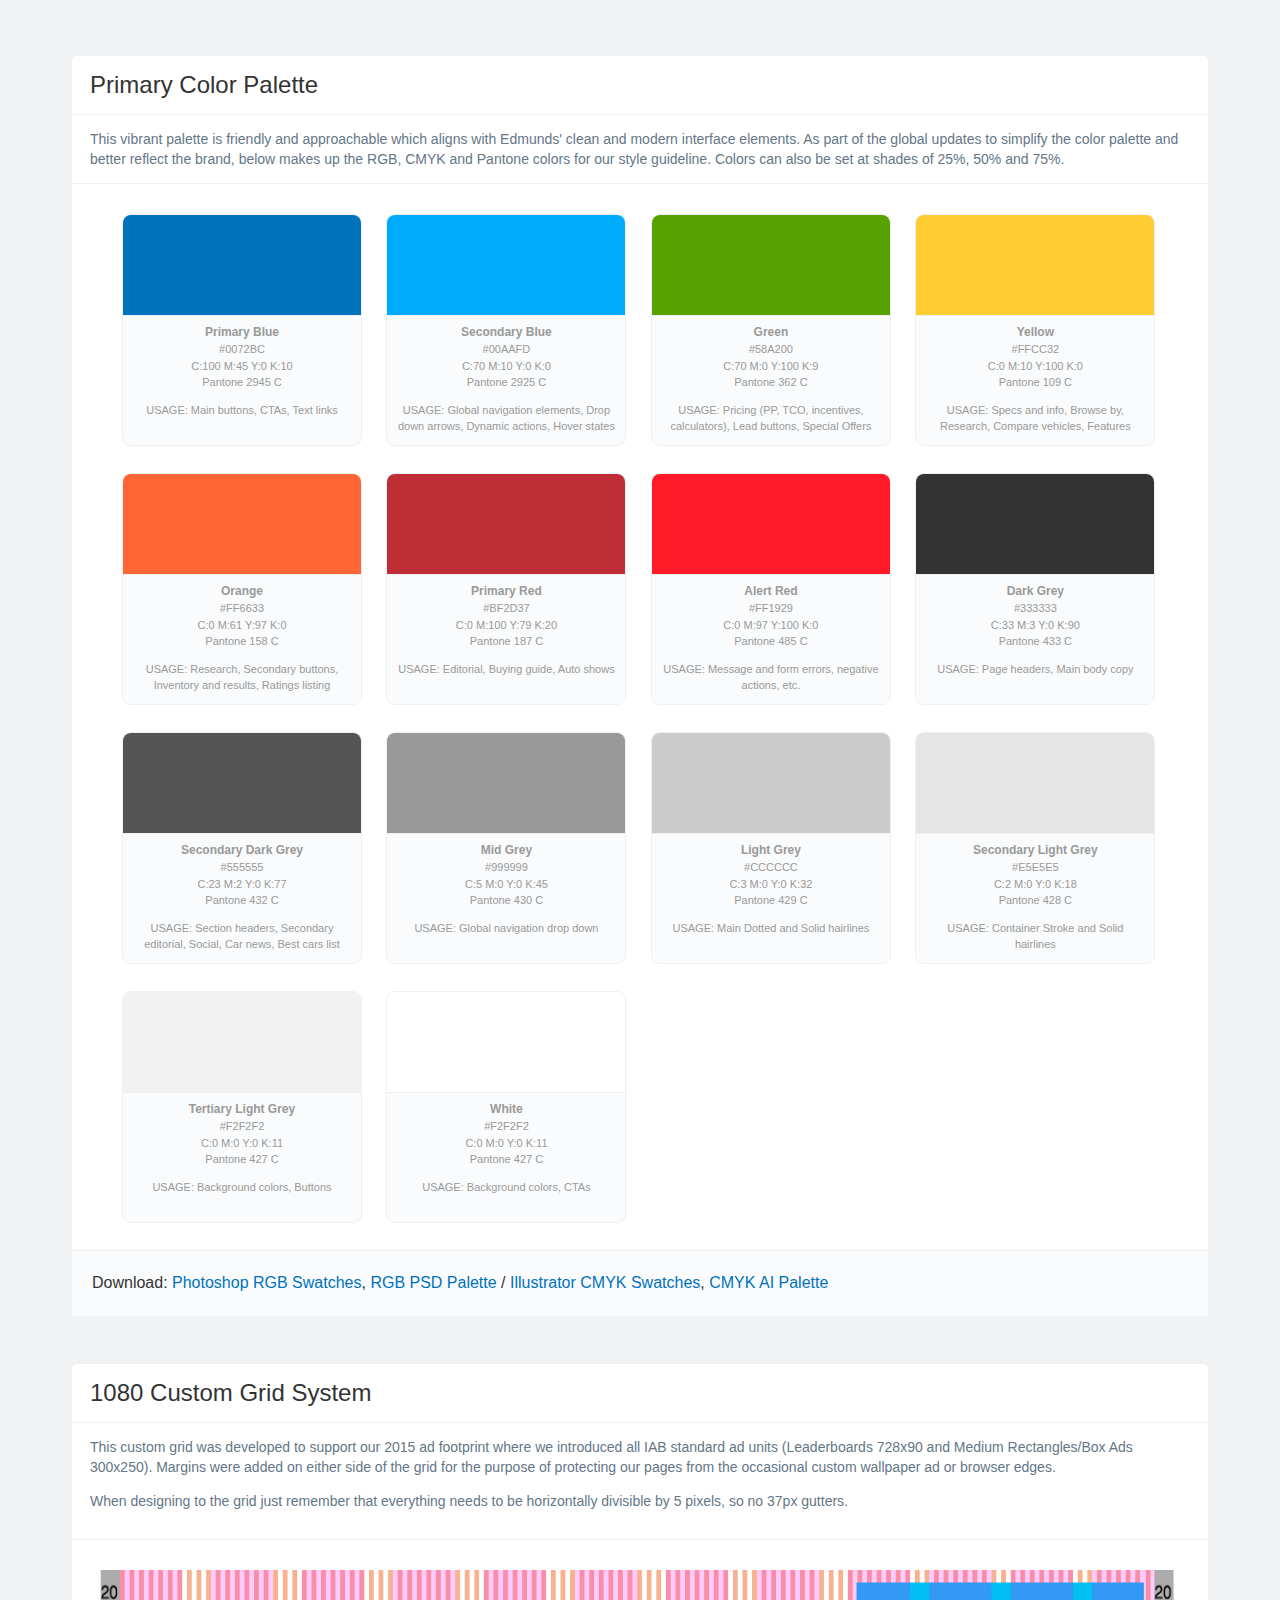
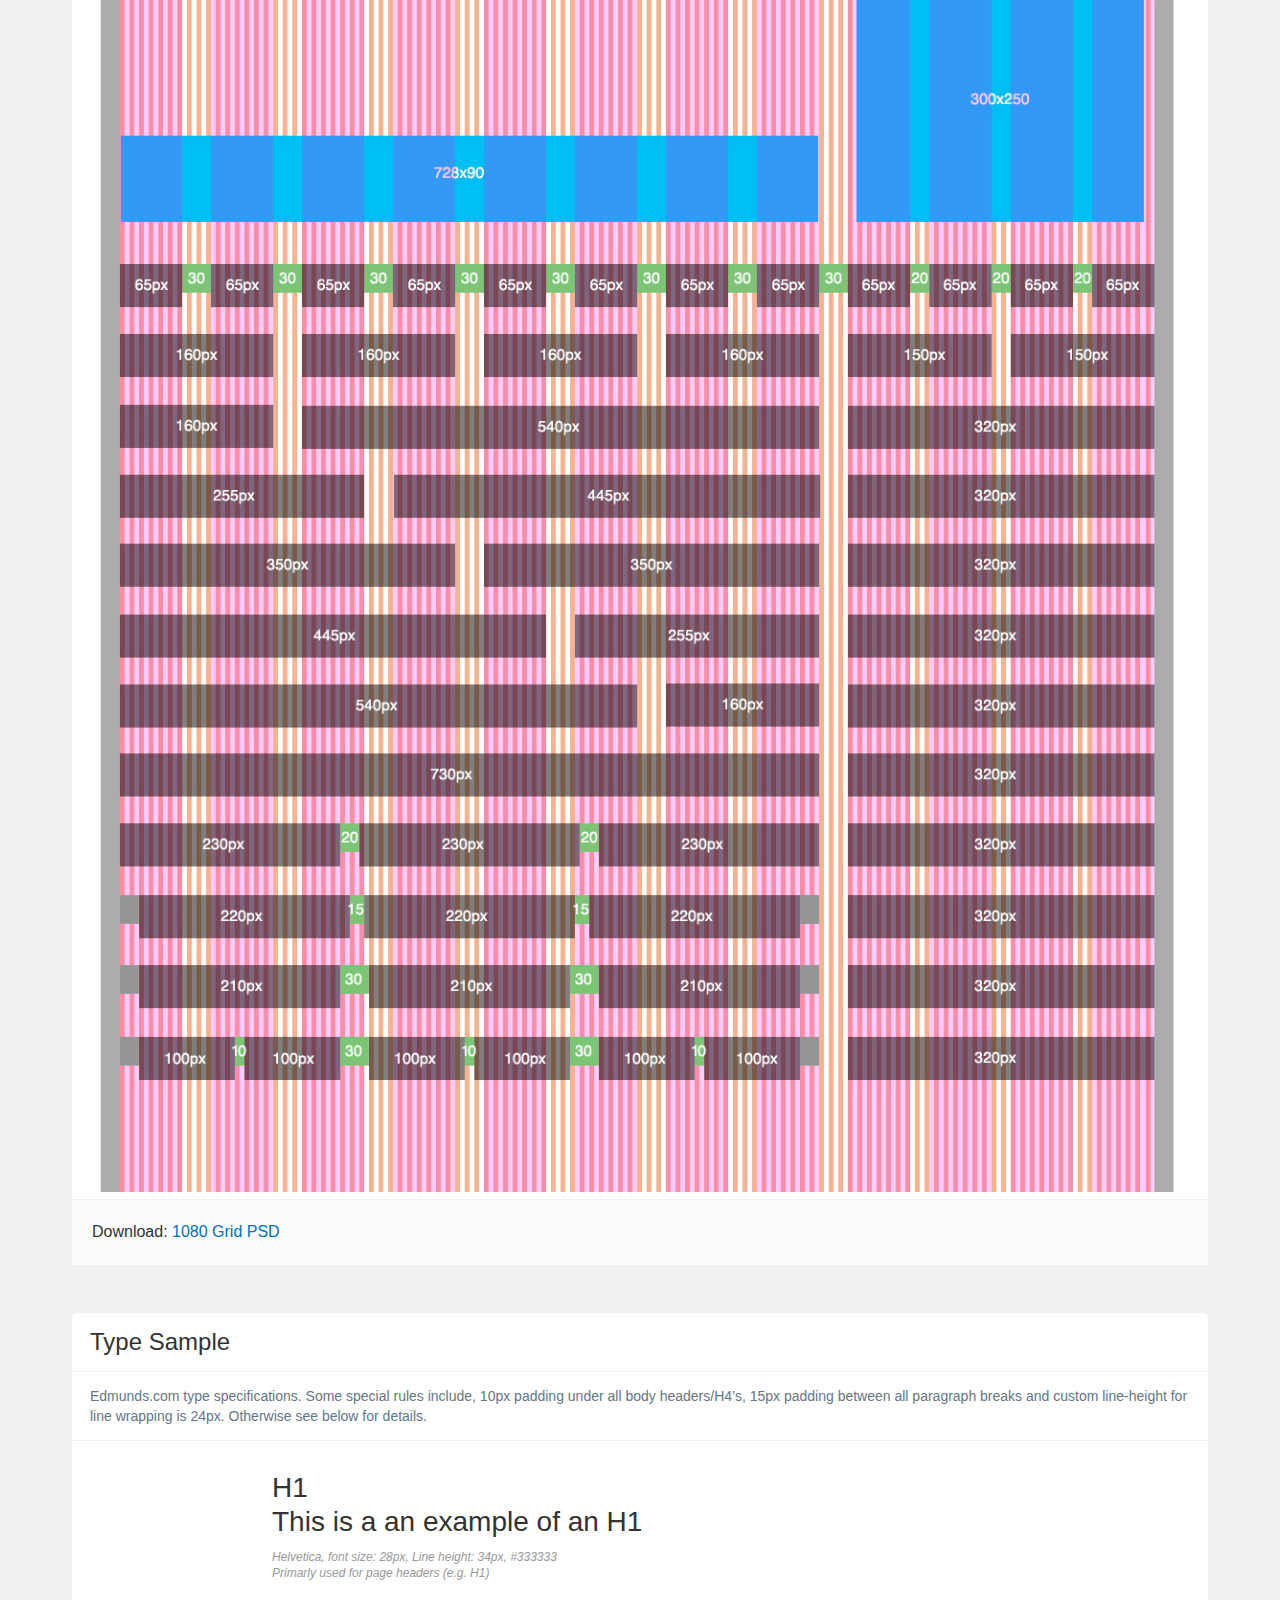
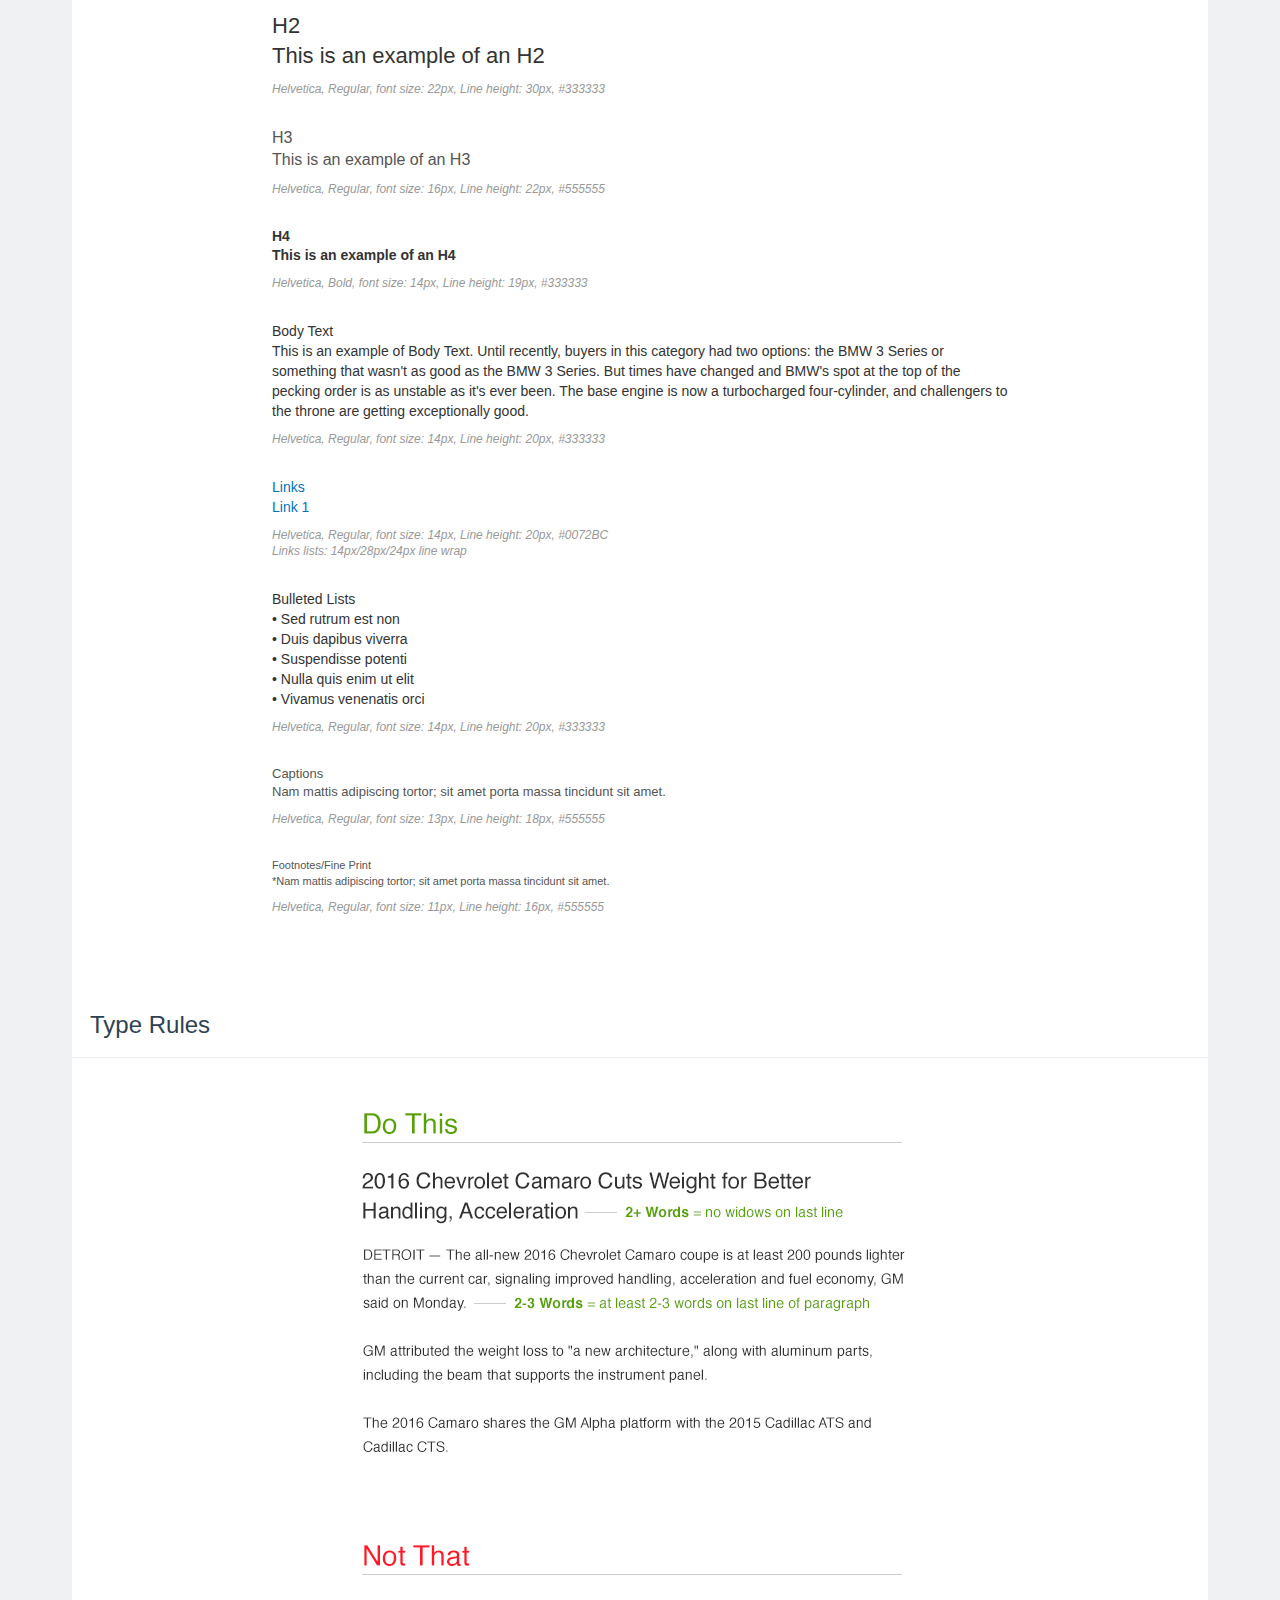
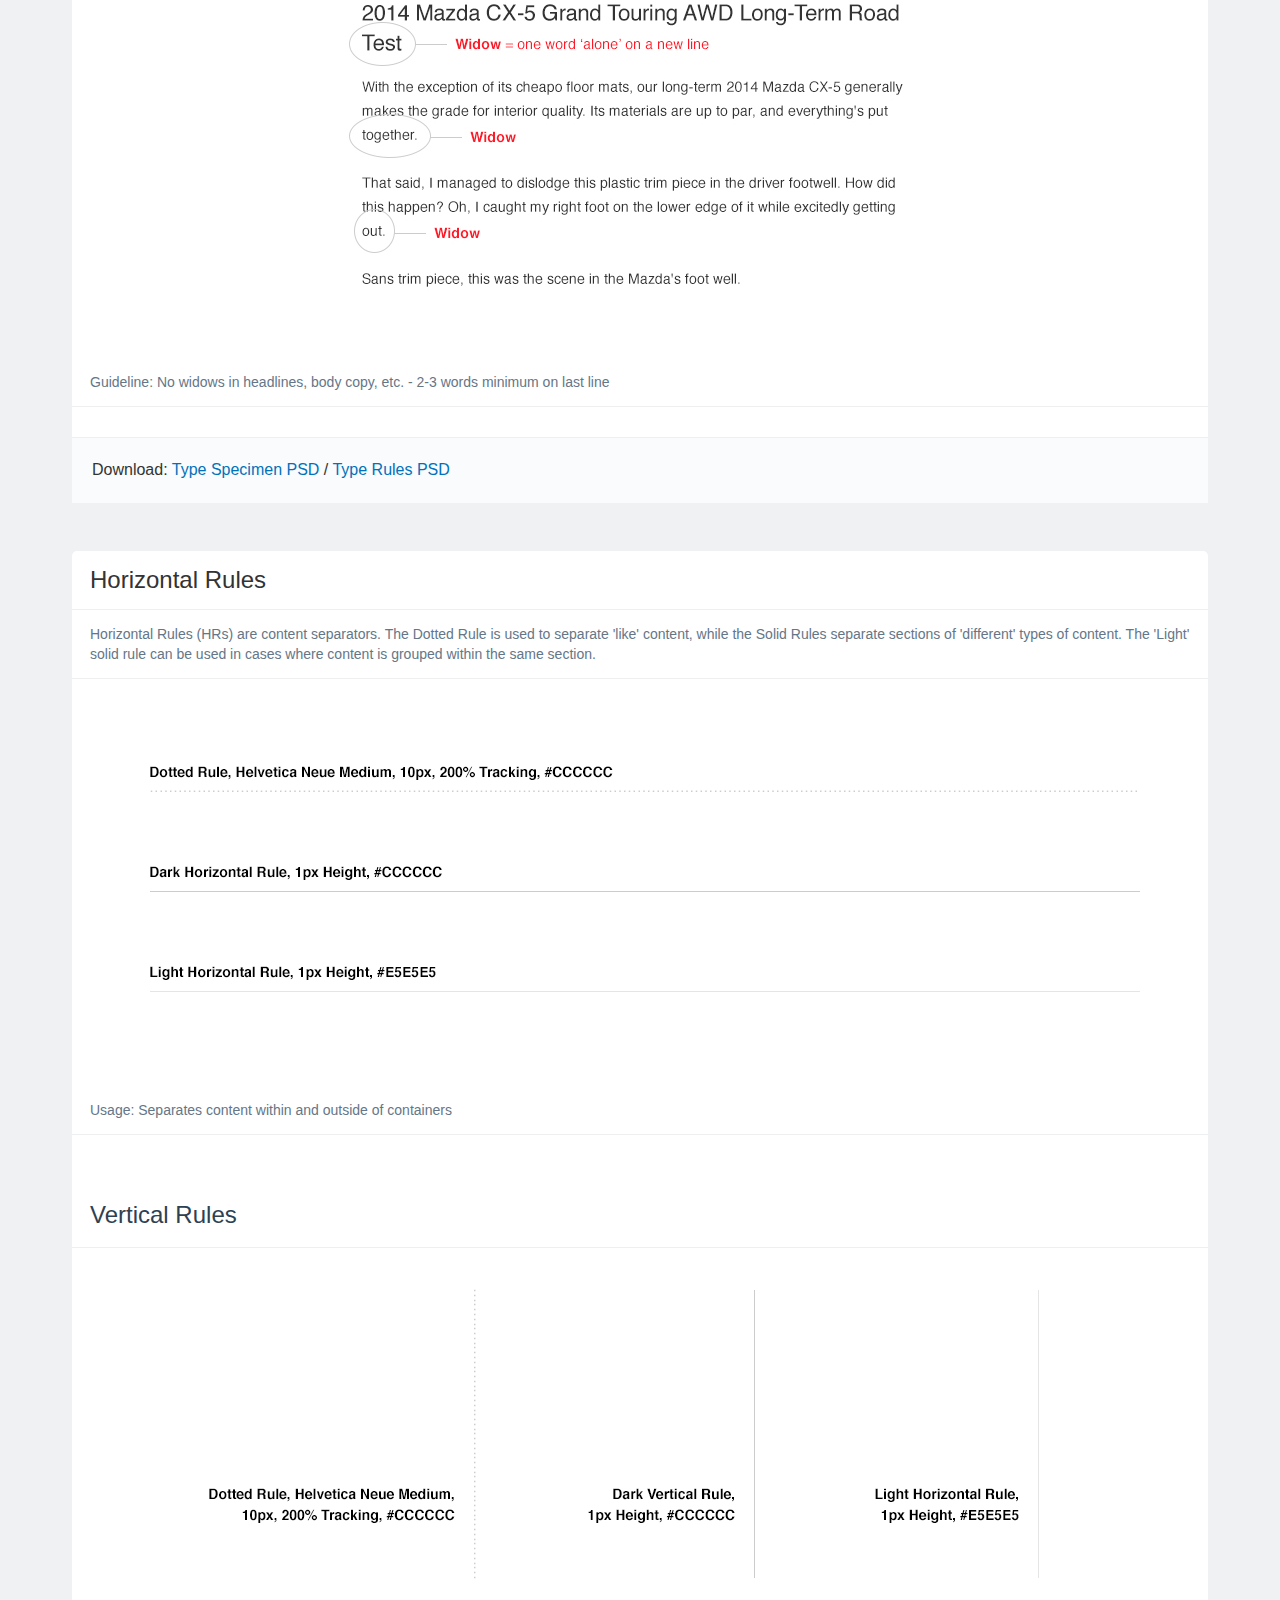
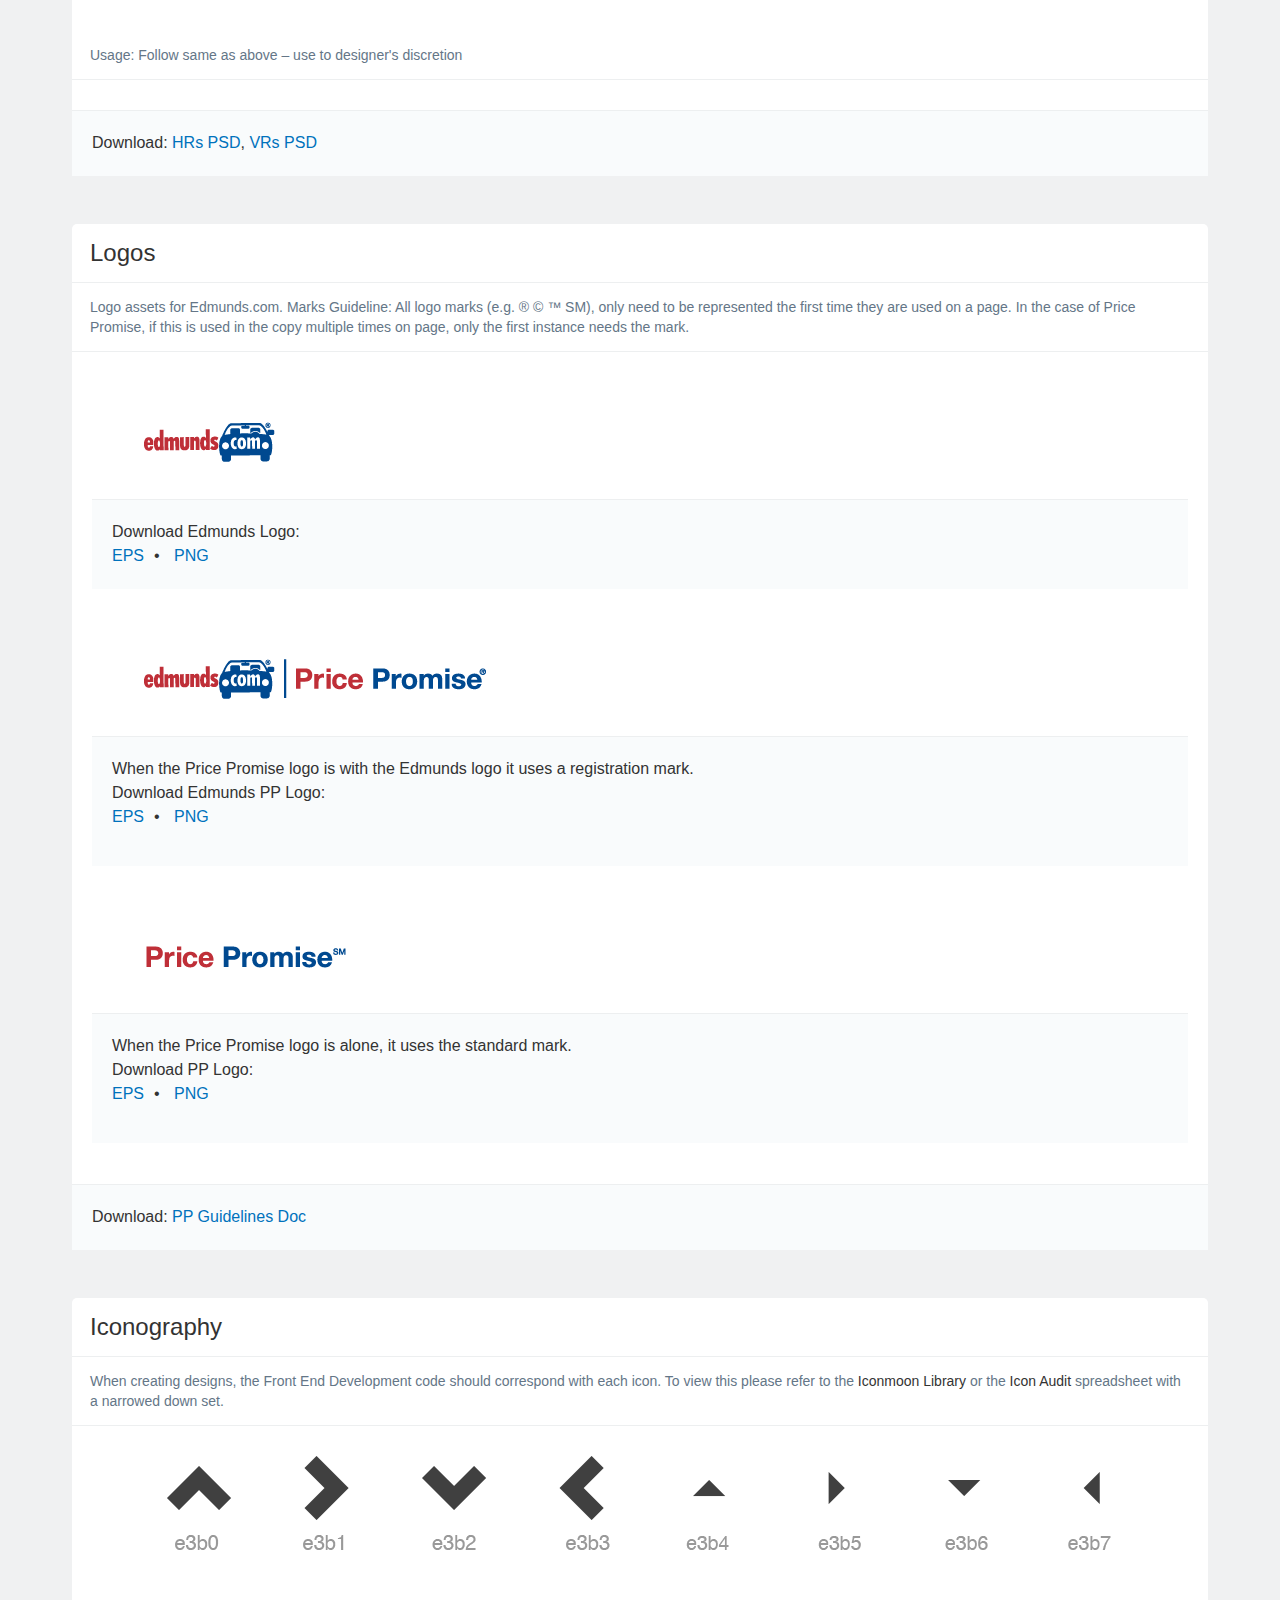
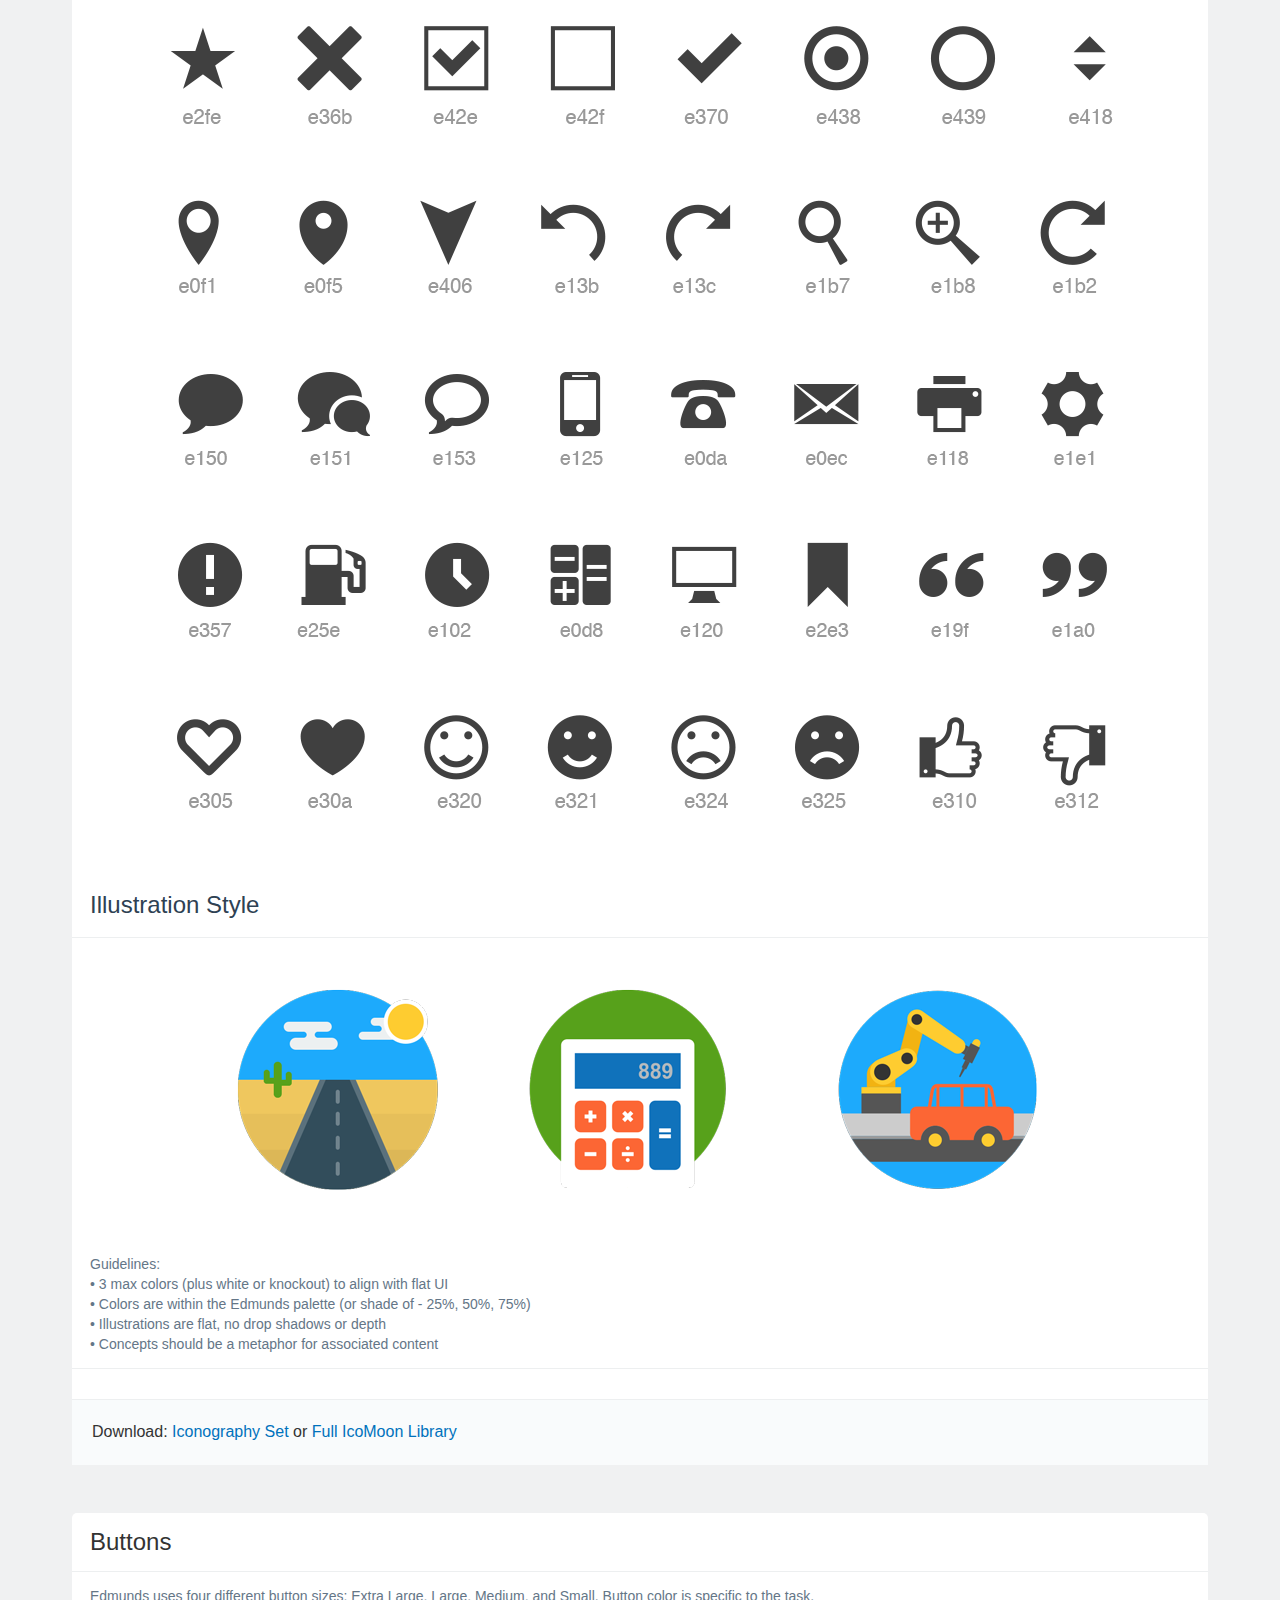
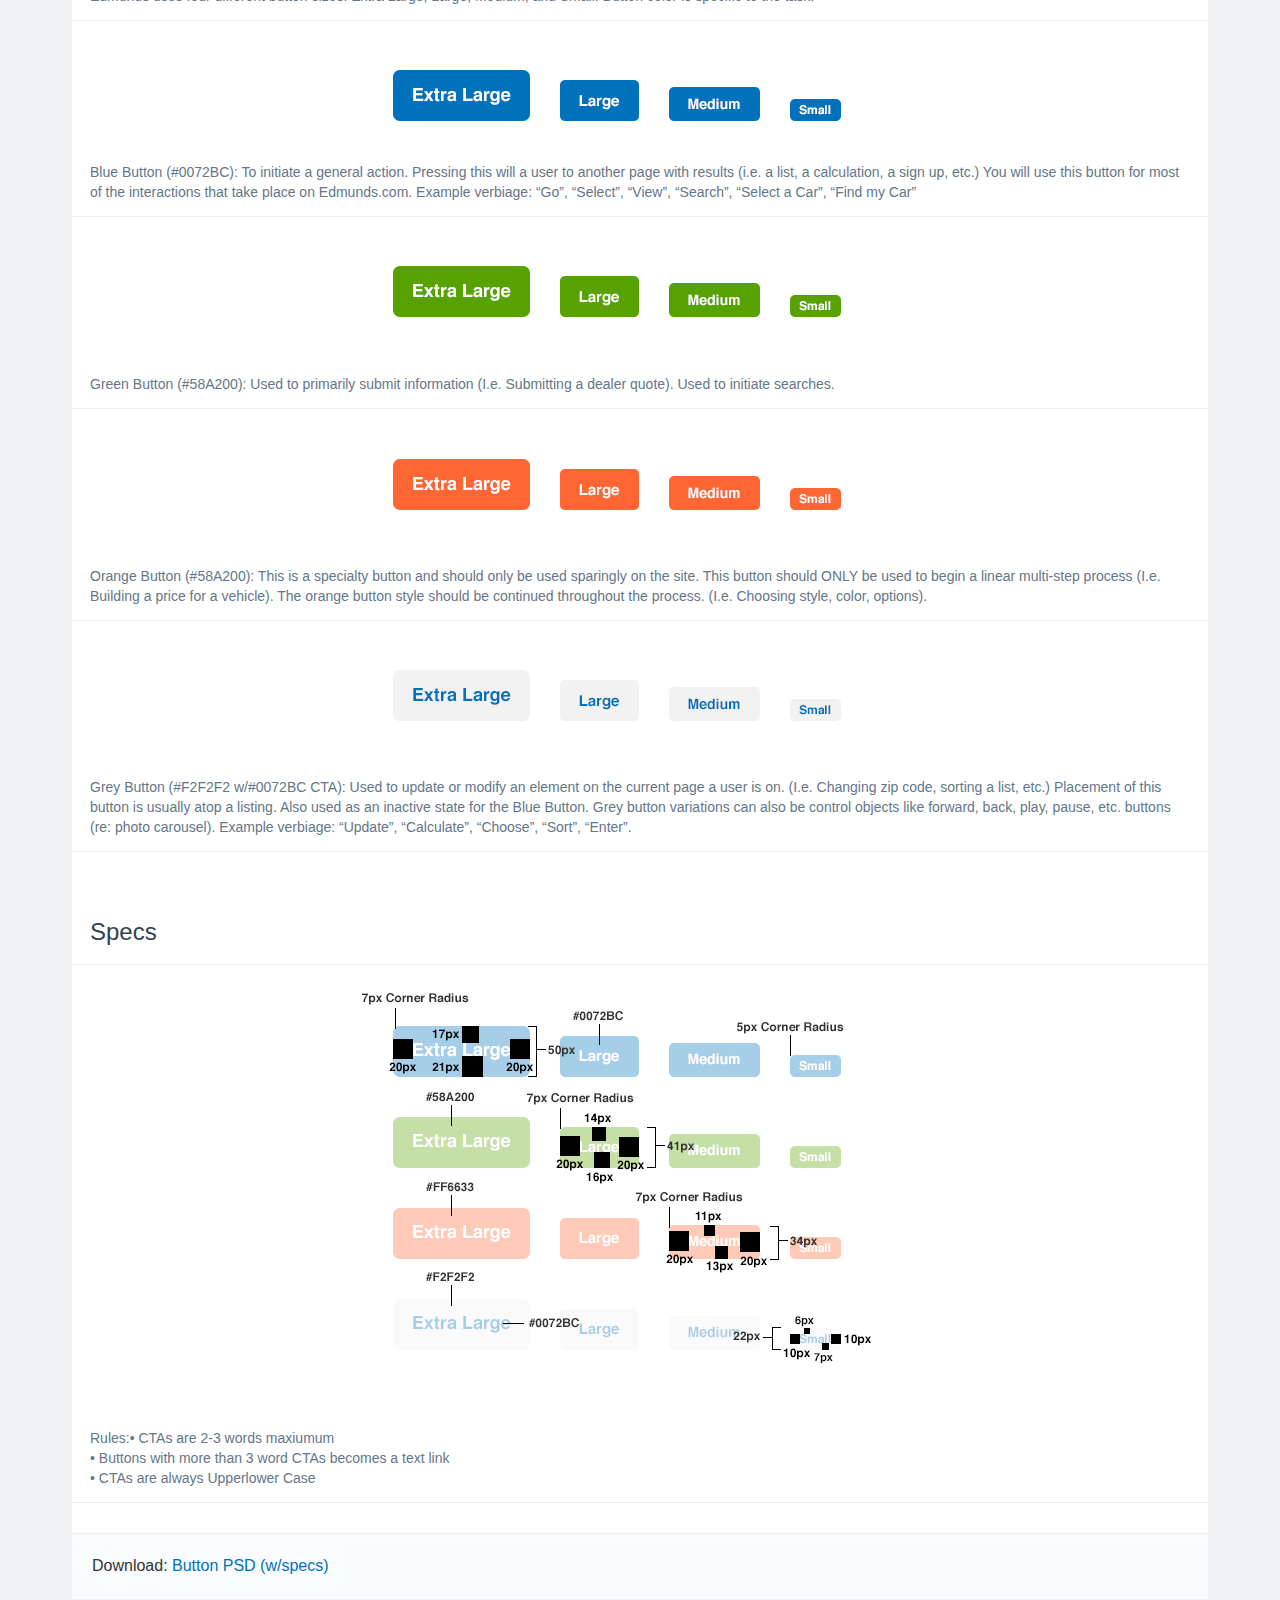
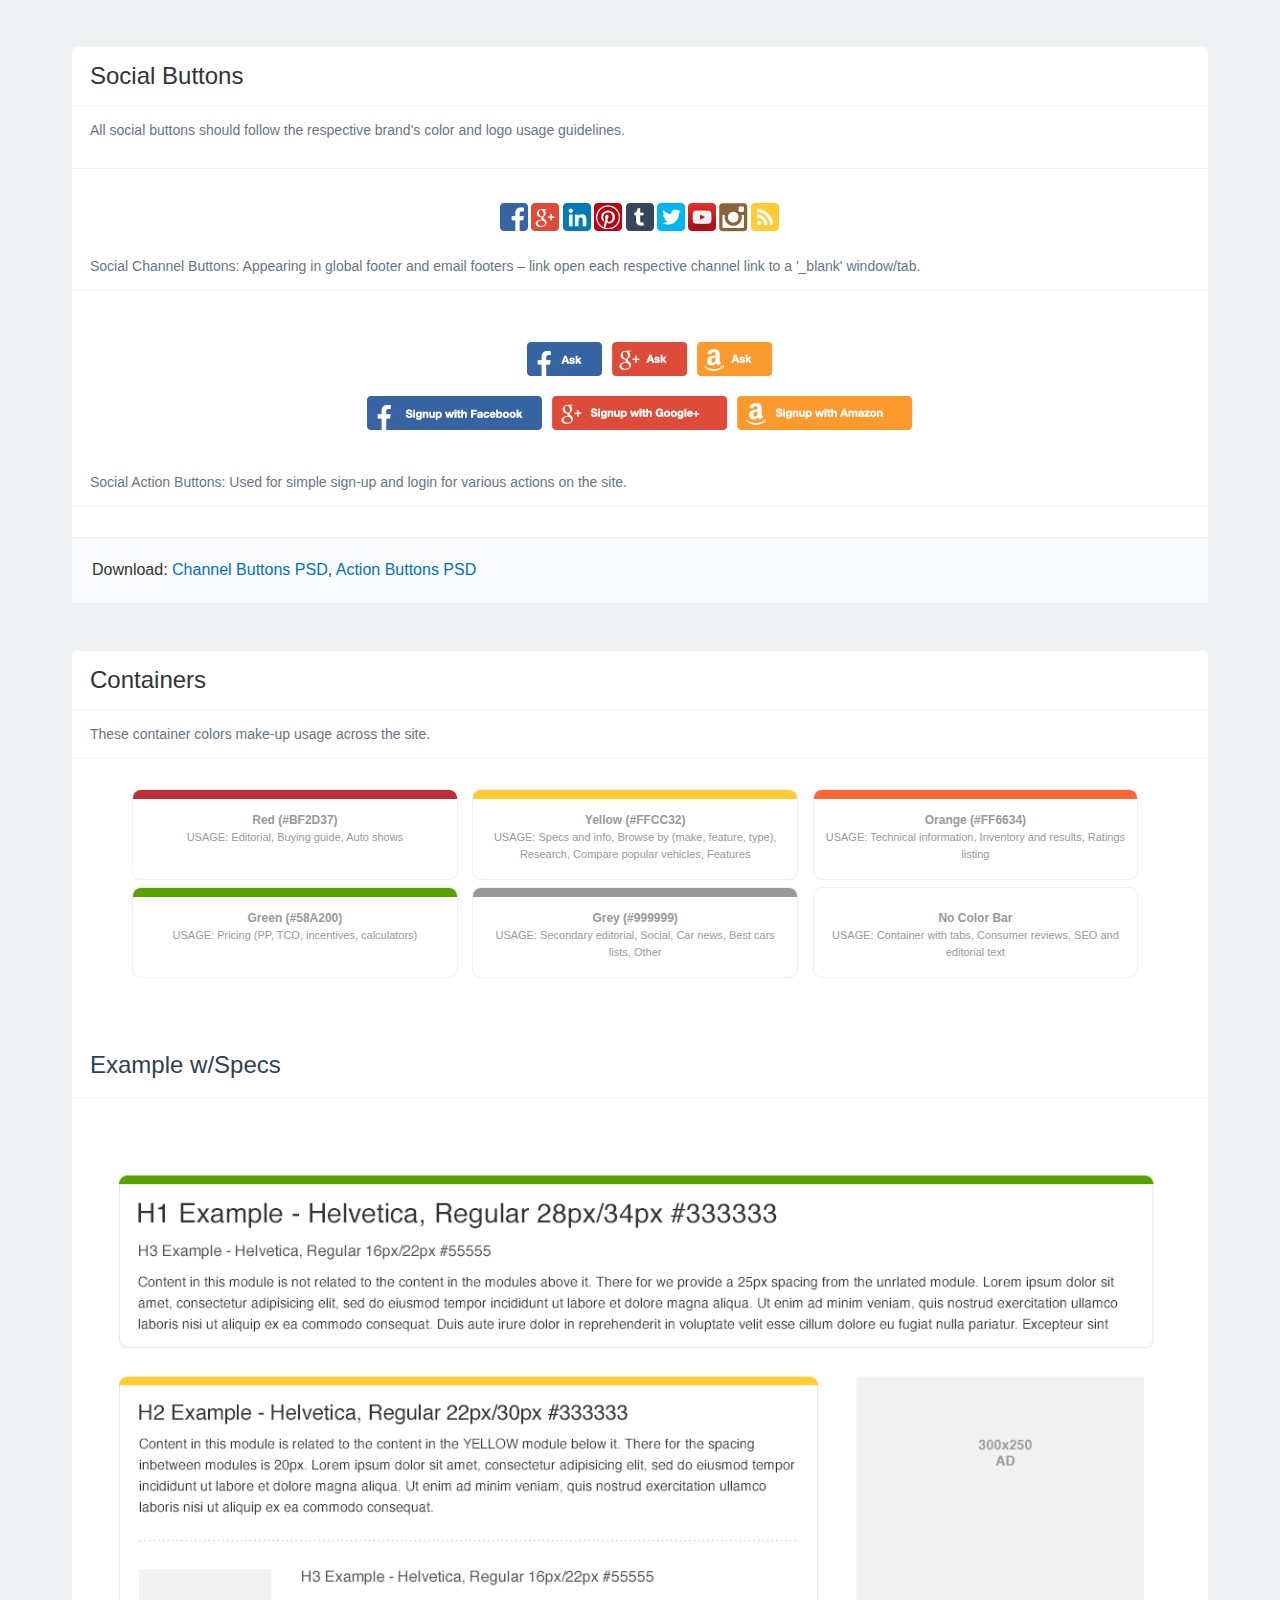
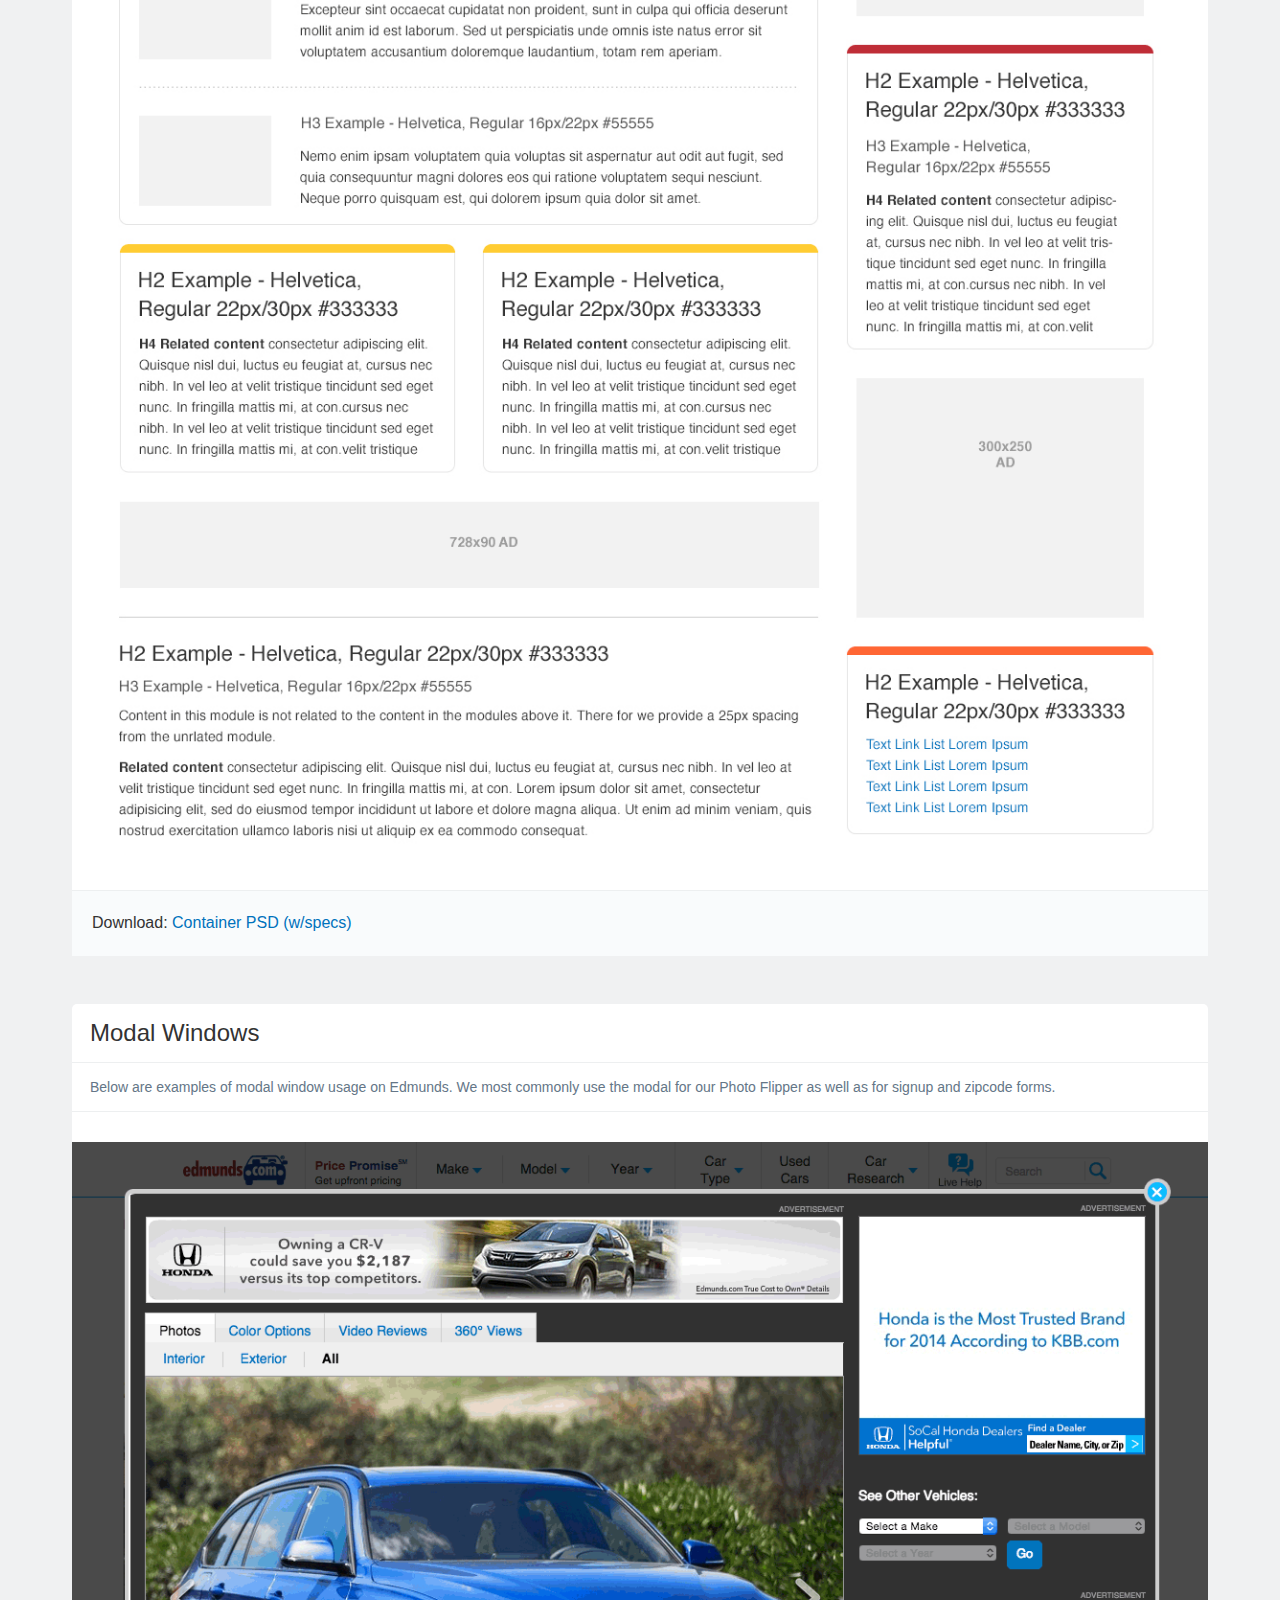
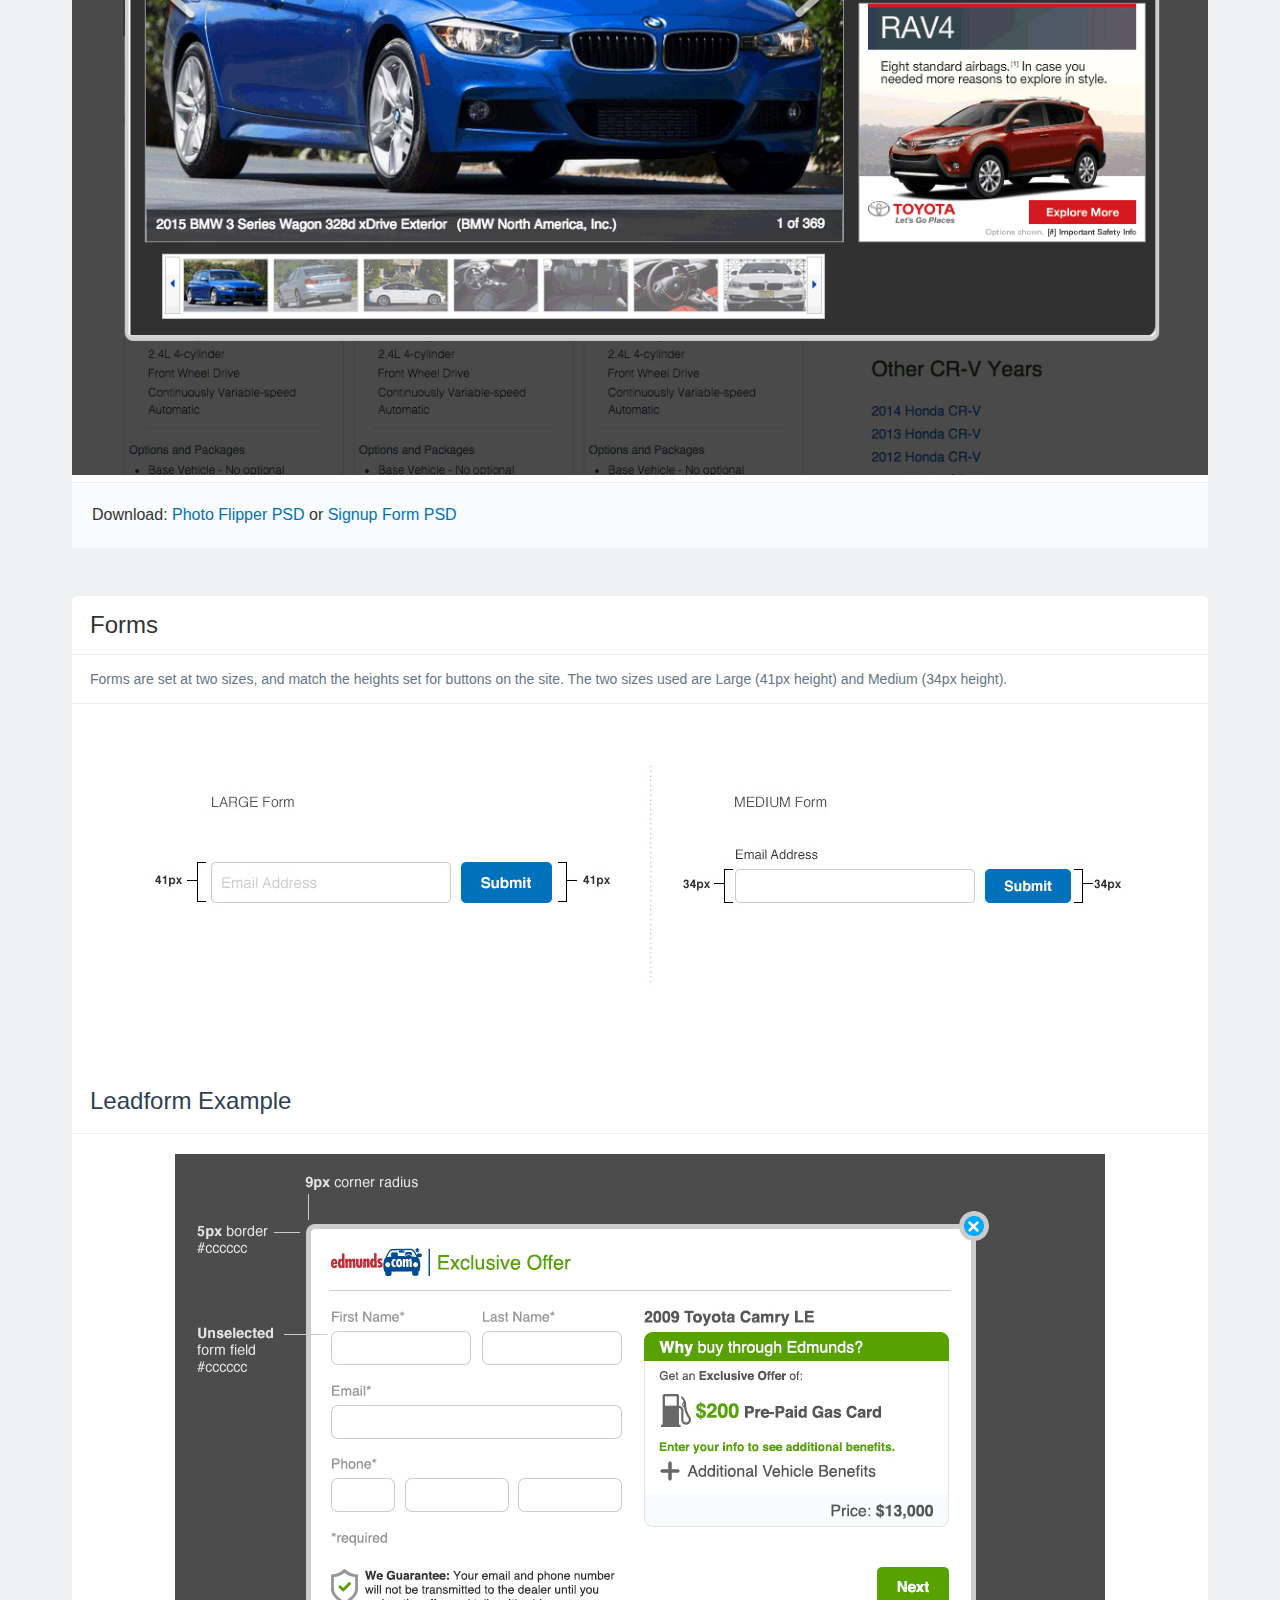
<file: styleguide/html/styleguide.html>
<!DOCTYPE html>
<html class="pl">
	<head>
		<title>Pattern Lab</title>
		<meta charset="UTF-8">
		<meta name="viewport" content="width=device-width" />
		
		<link rel="stylesheet" href="../../css/style.css?1427840409" media="all" />

		<!-- Begin Pattern Lab (Required for Pattern Lab to run properly) -->
				<!-- never cache patterns -->
		<meta http-equiv="cache-control" content="max-age=0" />
		<meta http-equiv="cache-control" content="no-cache" />
		<meta http-equiv="expires" content="0" />
		<meta http-equiv="expires" content="Tue, 01 Jan 1980 1:00:00 GMT" />
		<meta http-equiv="pragma" content="no-cache" />
		
		<link rel="stylesheet" href="../../styleguide/css/styleguide.css?1427840409" media="all">
		<link rel="stylesheet" href="../../styleguide/css/styleguide-specific.css?1427840409" media="all" />
		

		<!-- End Pattern Lab -->
	
	</head>
	<body class="body">	
				
		<!-- View All Patterns in a Pattern Sub-Type -->
		<div class="sg-main" role="main">
			
			<!-- Patterns -->
			<div id="sg-patterns">
					<div id="atoms-primary-color-palette" class="sg-pattern">
						<h2 class="sg-pattern-head" ><a href="../../patterns/00-atoms-01-global-01-primary-color-palette/00-atoms-01-global-01-primary-color-palette.html" class="patternLink" data-patternpartial="atoms-primary-color-palette">Primary Color Palette</a></h2>
						<div class="sg-pattern-body">
							<!--#Main-colors-explained-->
<div class="asset_use">This vibrant palette is friendly and approachable which aligns with Edmunds' clean and modern interface elements. As part of the global updates to simplify the color palette and better reflect the brand, below makes up the <strong>RGB</strong>, <strong>CMYK</strong> and <strong>Pantone</strong> colors for our style guideline. Colors can also be set at shades of 25%, 50% and 75%.</div>

<div class="center_swatch">
	<!--#colors-swatches-->
	<div id="color_holder" class="color_holder">
		<div class="blue_p"></div>
		<div class="color_name">
		<span class="color_title"> Primary Blue </span> 
		<div>#0072BC<br>C:100 M:45 Y:0 K:10<br>Pantone 2945 C<p><p>USAGE: Main buttons, CTAs, Text links</div> 
	</div>
</div>

<!--#colors-swatches-->
<div id="color_holder" class="color_holder">
	<div class="blue_p"; style="background: #00AAFD;"></div>
	<div class="color_name">
		<span class="color_title"> Secondary Blue </span> 
		<div>#00AAFD<br>C:70 M:10 Y:0 K:0<br>Pantone 2925 C<p><p>USAGE: Global navigation elements, Drop down arrows, Dynamic actions, Hover states</div>
	</div>
</div>

<!--#colors-swatches-->
<div id="color_holder" class="color_holder">
	<div class="blue_p"; style="background: #58A200;"></div>
	<div class="color_name">
		<span class="color_title"> Green </span> 
		<div>#58A200<br>C:70 M:0 Y:100 K:9<br>Pantone 362 C<p><p>USAGE: Pricing (PP, TCO, incentives, calculators), Lead buttons, Special Offers</div>
	</div>
</div>

<!--#colors-swatches-->
<div id="color_holder" class="color_holder">
	<div class="blue_p"; style="background: #FFCC32;">  </div>
	<div class="color_name">
		<span class="color_title"> Yellow </span> 
		<div>#FFCC32<br>C:0 M:10 Y:100 K:0<br>Pantone 109 C<p><p>USAGE: Specs and info, Browse by, Research, Compare vehicles, Features</div>
	</div>
</div>

<!--#colors-swatches-->
<div id="color_holder" class="color_holder">
	<div class="blue_p"; style="background:  #FF6633;">  </div>
	<div class="color_name">
		<span class="color_title"> Orange </span> 
		<div>#FF6633<br>C:0 M:61 Y:97 K:0<br>Pantone 158 C<p><p>USAGE: Research, Secondary buttons, Inventory and results, Ratings listing</div>
	</div>
</div>

<!--#colors-swatches-->
<div id="color_holder" class="color_holder">
	<div class="blue_p"; style="background:  #bf2d37;">  </div>
	<div class="color_name">
		<span class="color_title"> Primary Red </span> 
		<div>#BF2D37<br>C:0 M:100 Y:79 K:20<br>Pantone 187 C<p><p>USAGE: Editorial, Buying guide, Auto shows</div>
	</div>
</div>

<!--#colors-swatches-->
<div id="color_holder" class="color_holder">
	<div class="blue_p"; style="background:  #FF1929;">  </div>
	<div class="color_name">
		<span class="color_title"> Alert Red </span> 
		<div>#FF1929<br>C:0 M:97 Y:100 K:0<br>Pantone 485 C<p><p>USAGE: Message and form errors, negative actions, etc.</div>
	</div>
</div>

<!--#colors-swatches-->
<div id="color_holder" class="color_holder">
	<div class="blue_p"; style="background: #333333;">  </div>
	<div class="color_name">
		<span class="color_title"> Dark Grey </span> 
		<div>#333333<br>C:33 M:3 Y:0 K:90<br>Pantone 433 C<p><p>USAGE: Page headers, Main body copy</div>
	</div>
</div>

<!--#colors-swatches-->
<div id="color_holder" class="color_holder">
	<div class="blue_p"; style="background: #555555;">  </div>
	<div class="color_name">
		<span class="color_title"> Secondary Dark Grey </span> 
		<div>#555555<br>C:23 M:2 Y:0 K:77<br>Pantone 432 C<p><p>USAGE: Section headers, Secondary editorial, Social, Car news, Best cars list</div>
	</div>
</div>

<!--#colors-swatches-->
<div id="color_holder" class="color_holder">
	<div class="blue_p"; style="background: #999999;">  </div>
	<div class="color_name">
		<span class="color_title"> Mid Grey </span> 
		<div>#999999<br>C:5 M:0 Y:0 K:45<br>Pantone 430 C<p><p>USAGE: Global navigation drop down</div>
	</div>
</div>

<!--#colors-swatches-->
<div id="color_holder" class="color_holder">
	<div class="blue_p"; style="background: #cccccc;">  </div>
	<div class="color_name">
		<span class="color_title"> Light Grey </span> 
		<div>#CCCCCC<br>C:3 M:0 Y:0 K:32<br>Pantone 429 C<p><p>USAGE: Main Dotted and Solid hairlines</div>
	</div>
</div>

<!--#colors-swatches-->
<div id="color_holder" class="color_holder">
	<div class="blue_p"; style="background: #E5E5E5;">  </div>
	<div class="color_name">
		<span class="color_title"> Secondary Light Grey </span> 
		<div>#E5E5E5<br>C:2 M:0 Y:0 K:18<br>Pantone 428 C<p><p>USAGE: Container Stroke and Solid hairlines</div>
	</div>
</div>

<!--#colors-swatches-->
<div id="color_holder" class="color_holder">
	<div class="blue_p"; style="background: #F2F2F2;">  </div>
	<div class="color_name">
		<span class="color_title"> Tertiary Light Grey </span> 
		<div>#F2F2F2<br>C:0 M:0 Y:0 K:11<br>Pantone 427 C<p><p>USAGE: Background colors, Buttons</div>
	</div>
</div>

<!--#colors-swatches-->
<div id="color_holder" class="color_holder">
	<div class="blue_p"; style="background: #FFFFFF;">  </div>
	<div class="color_name">
		<span class="color_title"> White </span> 
		<div>#F2F2F2<br>C:0 M:0 Y:0 K:11<br>Pantone 427 C<p><p>USAGE: Background colors, CTAs</div>
	</div>
</div>


</div>

<div class="asset_download">Download: <a href="../../downloads/edmunds_digital_color_palette.aco">Photoshop RGB Swatches</a>, <a href="../../downloads/edmunds_digital_color_palette.psd">RGB PSD Palette</a>  /  <a href="../../downloads/edmunds_print_color_palette.ase">Illustrator CMYK Swatches</a>, <a href="../../downloads/edmunds_print_color_palette.ai">CMYK AI Palette</a></div>
							<div class="sg-code" style="display: none">
								<h3 class="sg-code-head">HTML</h3>
								<pre class="sg-code-html">
									<code>
										&lt;!--#Main-colors-explained--&gt;
&lt;div class=&quot;asset_use&quot;&gt;This vibrant palette is friendly and approachable which aligns with Edmunds' clean and modern interface elements. As part of the global updates to simplify the color palette and better reflect the brand, below makes up the &lt;strong&gt;RGB&lt;/strong&gt;, &lt;strong&gt;CMYK&lt;/strong&gt; and &lt;strong&gt;Pantone&lt;/strong&gt; colors for our style guideline. Colors can also be set at shades of 25%, 50% and 75%.&lt;/div&gt;

&lt;div class=&quot;center_swatch&quot;&gt;
	&lt;!--#colors-swatches--&gt;
	&lt;div id=&quot;color_holder&quot; class=&quot;color_holder&quot;&gt;
		&lt;div class=&quot;blue_p&quot;&gt;&lt;/div&gt;
		&lt;div class=&quot;color_name&quot;&gt;
		&lt;span class=&quot;color_title&quot;&gt; Primary Blue &lt;/span&gt; 
		&lt;div&gt;#0072BC&lt;br&gt;C:100 M:45 Y:0 K:10&lt;br&gt;Pantone 2945 C&lt;p&gt;&lt;p&gt;USAGE: Main buttons, CTAs, Text links&lt;/div&gt; 
	&lt;/div&gt;
&lt;/div&gt;

&lt;!--#colors-swatches--&gt;
&lt;div id=&quot;color_holder&quot; class=&quot;color_holder&quot;&gt;
	&lt;div class=&quot;blue_p&quot;; style=&quot;background: #00AAFD;&quot;&gt;&lt;/div&gt;
	&lt;div class=&quot;color_name&quot;&gt;
		&lt;span class=&quot;color_title&quot;&gt; Secondary Blue &lt;/span&gt; 
		&lt;div&gt;#00AAFD&lt;br&gt;C:70 M:10 Y:0 K:0&lt;br&gt;Pantone 2925 C&lt;p&gt;&lt;p&gt;USAGE: Global navigation elements, Drop down arrows, Dynamic actions, Hover states&lt;/div&gt;
	&lt;/div&gt;
&lt;/div&gt;

&lt;!--#colors-swatches--&gt;
&lt;div id=&quot;color_holder&quot; class=&quot;color_holder&quot;&gt;
	&lt;div class=&quot;blue_p&quot;; style=&quot;background: #58A200;&quot;&gt;&lt;/div&gt;
	&lt;div class=&quot;color_name&quot;&gt;
		&lt;span class=&quot;color_title&quot;&gt; Green &lt;/span&gt; 
		&lt;div&gt;#58A200&lt;br&gt;C:70 M:0 Y:100 K:9&lt;br&gt;Pantone 362 C&lt;p&gt;&lt;p&gt;USAGE: Pricing (PP, TCO, incentives, calculators), Lead buttons, Special Offers&lt;/div&gt;
	&lt;/div&gt;
&lt;/div&gt;

&lt;!--#colors-swatches--&gt;
&lt;div id=&quot;color_holder&quot; class=&quot;color_holder&quot;&gt;
	&lt;div class=&quot;blue_p&quot;; style=&quot;background: #FFCC32;&quot;&gt;  &lt;/div&gt;
	&lt;div class=&quot;color_name&quot;&gt;
		&lt;span class=&quot;color_title&quot;&gt; Yellow &lt;/span&gt; 
		&lt;div&gt;#FFCC32&lt;br&gt;C:0 M:10 Y:100 K:0&lt;br&gt;Pantone 109 C&lt;p&gt;&lt;p&gt;USAGE: Specs and info, Browse by, Research, Compare vehicles, Features&lt;/div&gt;
	&lt;/div&gt;
&lt;/div&gt;

&lt;!--#colors-swatches--&gt;
&lt;div id=&quot;color_holder&quot; class=&quot;color_holder&quot;&gt;
	&lt;div class=&quot;blue_p&quot;; style=&quot;background:  #FF6633;&quot;&gt;  &lt;/div&gt;
	&lt;div class=&quot;color_name&quot;&gt;
		&lt;span class=&quot;color_title&quot;&gt; Orange &lt;/span&gt; 
		&lt;div&gt;#FF6633&lt;br&gt;C:0 M:61 Y:97 K:0&lt;br&gt;Pantone 158 C&lt;p&gt;&lt;p&gt;USAGE: Research, Secondary buttons, Inventory and results, Ratings listing&lt;/div&gt;
	&lt;/div&gt;
&lt;/div&gt;

&lt;!--#colors-swatches--&gt;
&lt;div id=&quot;color_holder&quot; class=&quot;color_holder&quot;&gt;
	&lt;div class=&quot;blue_p&quot;; style=&quot;background:  #bf2d37;&quot;&gt;  &lt;/div&gt;
	&lt;div class=&quot;color_name&quot;&gt;
		&lt;span class=&quot;color_title&quot;&gt; Primary Red &lt;/span&gt; 
		&lt;div&gt;#BF2D37&lt;br&gt;C:0 M:100 Y:79 K:20&lt;br&gt;Pantone 187 C&lt;p&gt;&lt;p&gt;USAGE: Editorial, Buying guide, Auto shows&lt;/div&gt;
	&lt;/div&gt;
&lt;/div&gt;

&lt;!--#colors-swatches--&gt;
&lt;div id=&quot;color_holder&quot; class=&quot;color_holder&quot;&gt;
	&lt;div class=&quot;blue_p&quot;; style=&quot;background:  #FF1929;&quot;&gt;  &lt;/div&gt;
	&lt;div class=&quot;color_name&quot;&gt;
		&lt;span class=&quot;color_title&quot;&gt; Alert Red &lt;/span&gt; 
		&lt;div&gt;#FF1929&lt;br&gt;C:0 M:97 Y:100 K:0&lt;br&gt;Pantone 485 C&lt;p&gt;&lt;p&gt;USAGE: Message and form errors, negative actions, etc.&lt;/div&gt;
	&lt;/div&gt;
&lt;/div&gt;

&lt;!--#colors-swatches--&gt;
&lt;div id=&quot;color_holder&quot; class=&quot;color_holder&quot;&gt;
	&lt;div class=&quot;blue_p&quot;; style=&quot;background: #333333;&quot;&gt;  &lt;/div&gt;
	&lt;div class=&quot;color_name&quot;&gt;
		&lt;span class=&quot;color_title&quot;&gt; Dark Grey &lt;/span&gt; 
		&lt;div&gt;#333333&lt;br&gt;C:33 M:3 Y:0 K:90&lt;br&gt;Pantone 433 C&lt;p&gt;&lt;p&gt;USAGE: Page headers, Main body copy&lt;/div&gt;
	&lt;/div&gt;
&lt;/div&gt;

&lt;!--#colors-swatches--&gt;
&lt;div id=&quot;color_holder&quot; class=&quot;color_holder&quot;&gt;
	&lt;div class=&quot;blue_p&quot;; style=&quot;background: #555555;&quot;&gt;  &lt;/div&gt;
	&lt;div class=&quot;color_name&quot;&gt;
		&lt;span class=&quot;color_title&quot;&gt; Secondary Dark Grey &lt;/span&gt; 
		&lt;div&gt;#555555&lt;br&gt;C:23 M:2 Y:0 K:77&lt;br&gt;Pantone 432 C&lt;p&gt;&lt;p&gt;USAGE: Section headers, Secondary editorial, Social, Car news, Best cars list&lt;/div&gt;
	&lt;/div&gt;
&lt;/div&gt;

&lt;!--#colors-swatches--&gt;
&lt;div id=&quot;color_holder&quot; class=&quot;color_holder&quot;&gt;
	&lt;div class=&quot;blue_p&quot;; style=&quot;background: #999999;&quot;&gt;  &lt;/div&gt;
	&lt;div class=&quot;color_name&quot;&gt;
		&lt;span class=&quot;color_title&quot;&gt; Mid Grey &lt;/span&gt; 
		&lt;div&gt;#999999&lt;br&gt;C:5 M:0 Y:0 K:45&lt;br&gt;Pantone 430 C&lt;p&gt;&lt;p&gt;USAGE: Global navigation drop down&lt;/div&gt;
	&lt;/div&gt;
&lt;/div&gt;

&lt;!--#colors-swatches--&gt;
&lt;div id=&quot;color_holder&quot; class=&quot;color_holder&quot;&gt;
	&lt;div class=&quot;blue_p&quot;; style=&quot;background: #cccccc;&quot;&gt;  &lt;/div&gt;
	&lt;div class=&quot;color_name&quot;&gt;
		&lt;span class=&quot;color_title&quot;&gt; Light Grey &lt;/span&gt; 
		&lt;div&gt;#CCCCCC&lt;br&gt;C:3 M:0 Y:0 K:32&lt;br&gt;Pantone 429 C&lt;p&gt;&lt;p&gt;USAGE: Main Dotted and Solid hairlines&lt;/div&gt;
	&lt;/div&gt;
&lt;/div&gt;

&lt;!--#colors-swatches--&gt;
&lt;div id=&quot;color_holder&quot; class=&quot;color_holder&quot;&gt;
	&lt;div class=&quot;blue_p&quot;; style=&quot;background: #E5E5E5;&quot;&gt;  &lt;/div&gt;
	&lt;div class=&quot;color_name&quot;&gt;
		&lt;span class=&quot;color_title&quot;&gt; Secondary Light Grey &lt;/span&gt; 
		&lt;div&gt;#E5E5E5&lt;br&gt;C:2 M:0 Y:0 K:18&lt;br&gt;Pantone 428 C&lt;p&gt;&lt;p&gt;USAGE: Container Stroke and Solid hairlines&lt;/div&gt;
	&lt;/div&gt;
&lt;/div&gt;

&lt;!--#colors-swatches--&gt;
&lt;div id=&quot;color_holder&quot; class=&quot;color_holder&quot;&gt;
	&lt;div class=&quot;blue_p&quot;; style=&quot;background: #F2F2F2;&quot;&gt;  &lt;/div&gt;
	&lt;div class=&quot;color_name&quot;&gt;
		&lt;span class=&quot;color_title&quot;&gt; Tertiary Light Grey &lt;/span&gt; 
		&lt;div&gt;#F2F2F2&lt;br&gt;C:0 M:0 Y:0 K:11&lt;br&gt;Pantone 427 C&lt;p&gt;&lt;p&gt;USAGE: Background colors, Buttons&lt;/div&gt;
	&lt;/div&gt;
&lt;/div&gt;

&lt;!--#colors-swatches--&gt;
&lt;div id=&quot;color_holder&quot; class=&quot;color_holder&quot;&gt;
	&lt;div class=&quot;blue_p&quot;; style=&quot;background: #FFFFFF;&quot;&gt;  &lt;/div&gt;
	&lt;div class=&quot;color_name&quot;&gt;
		&lt;span class=&quot;color_title&quot;&gt; White &lt;/span&gt; 
		&lt;div&gt;#F2F2F2&lt;br&gt;C:0 M:0 Y:0 K:11&lt;br&gt;Pantone 427 C&lt;p&gt;&lt;p&gt;USAGE: Background colors, CTAs&lt;/div&gt;
	&lt;/div&gt;
&lt;/div&gt;


&lt;/div&gt;

&lt;div class=&quot;asset_download&quot;&gt;Download: &lt;a href=&quot;../../downloads/edmunds_digital_color_palette.aco&quot;&gt;Photoshop RGB Swatches&lt;/a&gt;, &lt;a href=&quot;../../downloads/edmunds_digital_color_palette.psd&quot;&gt;RGB PSD Palette&lt;/a&gt;  /  &lt;a href=&quot;../../downloads/edmunds_print_color_palette.ase&quot;&gt;Illustrator CMYK Swatches&lt;/a&gt;, &lt;a href=&quot;../../downloads/edmunds_print_color_palette.ai&quot;&gt;CMYK AI Palette&lt;/a&gt;&lt;/div&gt;
									</code>
								</pre>
							</div>
						</div>
					</div>
					<div id="atoms-1080-custom-grid-system" class="sg-pattern">
						<h2 class="sg-pattern-head" ><a href="../../patterns/00-atoms-01-global-02-1080-custom-grid-system/00-atoms-01-global-02-1080-custom-grid-system.html" class="patternLink" data-patternpartial="atoms-1080-custom-grid-system">1080 Custom Grid System</a></h2>
						<div class="sg-pattern-body">
							<div class="asset_use">
  <p>This custom grid was developed to support our 2015 ad footprint where we introduced all IAB standard ad units (Leaderboards 728x90 and Medium Rectangles/Box Ads 300x250). Margins were added on either side of the grid for the purpose of protecting our pages from the occasional custom wallpaper ad or browser edges. <p>When designing to the grid just remember that everything needs to be horizontally divisible by 5 pixels, so no 37px gutters.</div>

<div><img src="../../images/grid.jpg" width="1200" height="1101" alt="edmunds_grid" /></div>

<div class="asset_download">Download: <a href="../../downloads/1080_custom_grid.psd">1080 Grid PSD</a></div>

							<div class="sg-code" style="display: none">
								<h3 class="sg-code-head">HTML</h3>
								<pre class="sg-code-html">
									<code>
										&lt;div class=&quot;asset_use&quot;&gt;
  &lt;p&gt;This custom grid was developed to support our 2015 ad footprint where we introduced all IAB standard ad units (Leaderboards 728x90 and Medium Rectangles/Box Ads 300x250). Margins were added on either side of the grid for the purpose of protecting our pages from the occasional custom wallpaper ad or browser edges. &lt;p&gt;When designing to the grid just remember that everything needs to be horizontally divisible by 5 pixels, so no 37px gutters.&lt;/div&gt;

&lt;div&gt;&lt;img src=&quot;../../images/grid.jpg&quot; width=&quot;1200&quot; height=&quot;1101&quot; alt=&quot;edmunds_grid&quot; /&gt;&lt;/div&gt;

&lt;div class=&quot;asset_download&quot;&gt;Download: &lt;a href=&quot;../../downloads/1080_custom_grid.psd&quot;&gt;1080 Grid PSD&lt;/a&gt;&lt;/div&gt;

									</code>
								</pre>
							</div>
						</div>
					</div>
					<div id="atoms-type-sample" class="sg-pattern">
						<h2 class="sg-pattern-head" ><a href="../../patterns/00-atoms-02-text-01-type-sample/00-atoms-02-text-01-type-sample.html" class="patternLink" data-patternpartial="atoms-type-sample">Type Sample</a></h2>
						<div class="sg-pattern-body">
							<div class="asset_use">Edmunds.com type specifications. Some special rules include, 10px padding under all body headers/H4’s,
15px padding between all paragraph breaks and custom line-height for line wrapping is 24px. Otherwise see below for details.
</div>

	<div class="font_holder">

		<div class="twoeight_px">H1<br />
		This is a an example of an H1</div>
		<h1 class="h1-explained ">Helvetica, font size: 28px, Line height: 34px, #333333 
		<br>Primarly used for page headers (e.g. H1) </h1>

		<div class="two_two">H2<br />
		This is an example of an H2</div>
		<h1 class="h1-explained ">Helvetica, Regular, font size: 22px, Line height: 30px, #333333 </h1>

		<div class="one_eight">H3<br />
		This is an example of an H3</div>
		<h1 class="h1-explained ">Helvetica, Regular, font size: 16px, Line height: 22px, #555555 </h1>
        
        <div class="one_nine">H4<br />
		This is an example of an H4</div>
		<h1 class="h1-explained ">Helvetica, Bold, font size: 14px, Line height: 19px, #333333 </h1>

		<div class="one_six">Body Text<br />
		This is an example of Body Text. Until recently, buyers in this category had two options: the BMW 3 Series or something that wasn't as good as the BMW 3 Series. But times have changed and BMW's spot at the top of the pecking order is as unstable as it's ever been. The base engine is now a turbocharged four-cylinder, and challengers to the throne are getting exceptionally good.</div>
		<h1 class="h1-explained ">Helvetica, Regular, font size: 14px, Line height: 20px, #333333 </h1>

		<div class="one_four">Links<br />
		Link 1</div>
		<h1 class="h1-explained ">Helvetica, Regular, font size: 14px, Line height: 20px, #0072BC <br>Links lists: 14px/28px/24px line wrap</h1>

		<div class="one_two">Bulleted Lists <br />
		• Sed rutrum est non <br />
		• Duis dapibus viverra <br />
		• Suspendisse potenti <br />
		• Nulla quis enim ut elit <br />
		• Vivamus venenatis orci <br /></div>
		<h1 class="h1-explained ">Helvetica, Regular, font size: 14px, Line height: 20px, #333333 </h1>

		<div class="one_one">Captions <br />
		Nam mattis adipiscing tortor; sit amet porta massa tincidunt sit amet. </div>
		<h1 class="h1-explained ">Helvetica, Regular, font size: 13px, Line height: 18px, #555555 </h1>

		<div class="one_zero">Footnotes/Fine Print<br />
		*Nam mattis adipiscing tortor; sit amet porta massa tincidunt sit amet. </div>
		<h1 class="h1-explained ">Helvetica, Regular, font size: 11px, Line height: 16px, #555555 </h1>

	</div>
   
<span class="sg-pattern-head">Type Rules</span>
    
<center><div class="spec_example_padding"><p><img src="../../images/type_rules_1.jpg" alt="Type-Rules"/><img src="../../images/type_rules_2.jpg" alt="Type-Rules"/></div></center>

<div class="asset_use"><strong>Guideline:</strong> No widows in headlines, body copy, etc. - 2-3 words minimum on last line
</div>

<div class="asset_download">Download: <a href="../../downloads/type_specimen.psd">Type Specimen PSD</a> / <a href="../../downloads/type_rules.psd">Type Rules PSD</a></div>
							<div class="sg-code" style="display: none">
								<h3 class="sg-code-head">HTML</h3>
								<pre class="sg-code-html">
									<code>
										&lt;div class=&quot;asset_use&quot;&gt;Edmunds.com type specifications. Some special rules include, 10px padding under all body headers/H4&rsquo;s,
15px padding between all paragraph breaks and custom line-height for line wrapping is 24px. Otherwise see below for details.
&lt;/div&gt;

	&lt;div class=&quot;font_holder&quot;&gt;

		&lt;div class=&quot;twoeight_px&quot;&gt;H1&lt;br /&gt;
		This is a an example of an H1&lt;/div&gt;
		&lt;h1 class=&quot;h1-explained &quot;&gt;Helvetica, font size: 28px, Line height: 34px, #333333 
		&lt;br&gt;Primarly used for page headers (e.g. H1) &lt;/h1&gt;

		&lt;div class=&quot;two_two&quot;&gt;H2&lt;br /&gt;
		This is an example of an H2&lt;/div&gt;
		&lt;h1 class=&quot;h1-explained &quot;&gt;Helvetica, Regular, font size: 22px, Line height: 30px, #333333 &lt;/h1&gt;

		&lt;div class=&quot;one_eight&quot;&gt;H3&lt;br /&gt;
		This is an example of an H3&lt;/div&gt;
		&lt;h1 class=&quot;h1-explained &quot;&gt;Helvetica, Regular, font size: 16px, Line height: 22px, #555555 &lt;/h1&gt;
        
        &lt;div class=&quot;one_nine&quot;&gt;H4&lt;br /&gt;
		This is an example of an H4&lt;/div&gt;
		&lt;h1 class=&quot;h1-explained &quot;&gt;Helvetica, Bold, font size: 14px, Line height: 19px, #333333 &lt;/h1&gt;

		&lt;div class=&quot;one_six&quot;&gt;Body Text&lt;br /&gt;
		This is an example of Body Text. Until recently, buyers in this category had two options: the BMW 3 Series or something that wasn't as good as the BMW 3 Series. But times have changed and BMW's spot at the top of the pecking order is as unstable as it's ever been. The base engine is now a turbocharged four-cylinder, and challengers to the throne are getting exceptionally good.&lt;/div&gt;
		&lt;h1 class=&quot;h1-explained &quot;&gt;Helvetica, Regular, font size: 14px, Line height: 20px, #333333 &lt;/h1&gt;

		&lt;div class=&quot;one_four&quot;&gt;Links&lt;br /&gt;
		Link 1&lt;/div&gt;
		&lt;h1 class=&quot;h1-explained &quot;&gt;Helvetica, Regular, font size: 14px, Line height: 20px, #0072BC &lt;br&gt;Links lists: 14px/28px/24px line wrap&lt;/h1&gt;

		&lt;div class=&quot;one_two&quot;&gt;Bulleted Lists &lt;br /&gt;
		&bull; Sed rutrum est non &lt;br /&gt;
		&bull; Duis dapibus viverra &lt;br /&gt;
		&bull; Suspendisse potenti &lt;br /&gt;
		&bull; Nulla quis enim ut elit &lt;br /&gt;
		&bull; Vivamus venenatis orci &lt;br /&gt;&lt;/div&gt;
		&lt;h1 class=&quot;h1-explained &quot;&gt;Helvetica, Regular, font size: 14px, Line height: 20px, #333333 &lt;/h1&gt;

		&lt;div class=&quot;one_one&quot;&gt;Captions &lt;br /&gt;
		Nam mattis adipiscing tortor; sit amet porta massa tincidunt sit amet. &lt;/div&gt;
		&lt;h1 class=&quot;h1-explained &quot;&gt;Helvetica, Regular, font size: 13px, Line height: 18px, #555555 &lt;/h1&gt;

		&lt;div class=&quot;one_zero&quot;&gt;Footnotes/Fine Print&lt;br /&gt;
		*Nam mattis adipiscing tortor; sit amet porta massa tincidunt sit amet. &lt;/div&gt;
		&lt;h1 class=&quot;h1-explained &quot;&gt;Helvetica, Regular, font size: 11px, Line height: 16px, #555555 &lt;/h1&gt;

	&lt;/div&gt;
   
&lt;span class=&quot;sg-pattern-head&quot;&gt;Type Rules&lt;/span&gt;
    
&lt;center&gt;&lt;div class=&quot;spec_example_padding&quot;&gt;&lt;p&gt;&lt;img src=&quot;../../images/type_rules_1.jpg&quot; alt=&quot;Type-Rules&quot;/&gt;&lt;img src=&quot;../../images/type_rules_2.jpg&quot; alt=&quot;Type-Rules&quot;/&gt;&lt;/div&gt;&lt;/center&gt;

&lt;div class=&quot;asset_use&quot;&gt;&lt;strong&gt;Guideline:&lt;/strong&gt; No widows in headlines, body copy, etc. - 2-3 words minimum on last line
&lt;/div&gt;

&lt;div class=&quot;asset_download&quot;&gt;Download: &lt;a href=&quot;../../downloads/type_specimen.psd&quot;&gt;Type Specimen PSD&lt;/a&gt; / &lt;a href=&quot;../../downloads/type_rules.psd&quot;&gt;Type Rules PSD&lt;/a&gt;&lt;/div&gt;
									</code>
								</pre>
							</div>
						</div>
					</div>
					<div id="atoms-horizontal-rules" class="sg-pattern">
						<h2 class="sg-pattern-head" ><a href="../../patterns/00-atoms-02-text-02-horizontal-rules/00-atoms-02-text-02-horizontal-rules.html" class="patternLink" data-patternpartial="atoms-horizontal-rules">Horizontal Rules</a></h2>
						<div class="sg-pattern-body">
							<div class="asset_use">Horizontal Rules (HRs) are content separators. The <strong>Dotted Rule</strong> is used to separate 'like' content, while the <strong>Solid Rules</strong> separate sections of 'different' types of content. The 'Light' solid rule can be used in cases where content is grouped within the same section.</div>

<center><div class="hair_padding"><img src="../../images/hr.png" alt="Horizontal-Rules" /></div></center>

<div class="asset_use"><strong>Usage:</strong> Separates content within and outside of containers
</div>

<span class="sg-pattern-head">Vertical Rules</span>

<center><div class="spec_example_padding"><p><img src="../../images/vr.png" alt="Vertical-Rules"  name="button_spec" id="button_spec" /></div></center>

<div class="asset_use"><strong>Usage:</strong> Follow same as above – use to designer's discretion
</div>

<div class="asset_download">Download: <a href="../../downloads/hr.psd">HRs PSD</a>, <a href="../../downloads/vr.psd">VRs PSD</a></div>
							<div class="sg-code" style="display: none">
								<h3 class="sg-code-head">HTML</h3>
								<pre class="sg-code-html">
									<code>
										&lt;div class=&quot;asset_use&quot;&gt;Horizontal Rules (HRs) are content separators. The &lt;strong&gt;Dotted Rule&lt;/strong&gt; is used to separate 'like' content, while the &lt;strong&gt;Solid Rules&lt;/strong&gt; separate sections of 'different' types of content. The 'Light' solid rule can be used in cases where content is grouped within the same section.&lt;/div&gt;

&lt;center&gt;&lt;div class=&quot;hair_padding&quot;&gt;&lt;img src=&quot;../../images/hr.png&quot; alt=&quot;Horizontal-Rules&quot; /&gt;&lt;/div&gt;&lt;/center&gt;

&lt;div class=&quot;asset_use&quot;&gt;&lt;strong&gt;Usage:&lt;/strong&gt; Separates content within and outside of containers
&lt;/div&gt;

&lt;span class=&quot;sg-pattern-head&quot;&gt;Vertical Rules&lt;/span&gt;

&lt;center&gt;&lt;div class=&quot;spec_example_padding&quot;&gt;&lt;p&gt;&lt;img src=&quot;../../images/vr.png&quot; alt=&quot;Vertical-Rules&quot;  name=&quot;button_spec&quot; id=&quot;button_spec&quot; /&gt;&lt;/div&gt;&lt;/center&gt;

&lt;div class=&quot;asset_use&quot;&gt;&lt;strong&gt;Usage:&lt;/strong&gt; Follow same as above &ndash; use to designer's discretion
&lt;/div&gt;

&lt;div class=&quot;asset_download&quot;&gt;Download: &lt;a href=&quot;../../downloads/hr.psd&quot;&gt;HRs PSD&lt;/a&gt;, &lt;a href=&quot;../../downloads/vr.psd&quot;&gt;VRs PSD&lt;/a&gt;&lt;/div&gt;
									</code>
								</pre>
							</div>
						</div>
					</div>
					<div id="atoms-logos" class="sg-pattern">
						<h2 class="sg-pattern-head" ><a href="../../patterns/00-atoms-04-images-00-logos/00-atoms-04-images-00-logos.html" class="patternLink" data-patternpartial="atoms-logos">Logos</a></h2>
						<div class="sg-pattern-body">
							<div class="asset_use">Logo assets for Edmunds.com. <strong>Marks Guideline:</strong> All logo marks (e.g. ® © ™ SM), only need to be represented the first time they are used on a page. In the case of Price Promise, if this is used in the copy multiple times on page, only the first instance needs the mark.</div>

<div id="logos">

		<div class="logo_dl_container">
			<div><img src="../../images/logos/edmunds_official_logo.png"/></div>
			<div class="asset_download">Download Edmunds Logo: </br>
				<a href="../../downloads/edmunds.eps">EPS</a><span class="pipes">•</span> 
				<a href="../../downloads/edmunds.zip">PNG</a>
			</div>
		</div>

		<div class="logo_dl_container">
			<div><img src="../../images/logos/edmunds_price_promise.png"/></div>
			<div class="asset_download">When the Price Promise logo is with the Edmunds logo it uses a registration mark.<p>Download Edmunds PP Logo: </br>
				<a href="../../downloads/edmunds_price_promise.eps">EPS</a><span class="pipes">•</span>
				<a href="../../downloads/edmunds_price_promise.zip">PNG</a>
			</div>
		</div>
		
		<div class="logo_dl_container">
			<div><img src="../../images/logos/price_promise_logo.png"/></div>
			<div class="asset_download">When the Price Promise logo is alone, it uses the standard mark.<p>Download PP Logo: </br>
				<a href="../../downloads/price_promise.eps">EPS</a><span class="pipes">•</span>
				<a href="../../downloads/price_promise.zip">PNG</a>
			</div>
		</div>

</div>

<div class="asset_download">Download: <a href="../../psd/PricePromiseGuidelines.docx">PP Guidelines Doc</a></div>
							<div class="sg-code" style="display: none">
								<h3 class="sg-code-head">HTML</h3>
								<pre class="sg-code-html">
									<code>
										&lt;div class=&quot;asset_use&quot;&gt;Logo assets for Edmunds.com. &lt;strong&gt;Marks Guideline:&lt;/strong&gt; All logo marks (e.g. &reg; &copy; &trade; SM), only need to be represented the first time they are used on a page. In the case of Price Promise, if this is used in the copy multiple times on page, only the first instance needs the mark.&lt;/div&gt;

&lt;div id=&quot;logos&quot;&gt;

		&lt;div class=&quot;logo_dl_container&quot;&gt;
			&lt;div&gt;&lt;img src=&quot;../../images/logos/edmunds_official_logo.png&quot;/&gt;&lt;/div&gt;
			&lt;div class=&quot;asset_download&quot;&gt;Download Edmunds Logo: &lt;/br&gt;
				&lt;a href=&quot;../../downloads/edmunds.eps&quot;&gt;EPS&lt;/a&gt;&lt;span class=&quot;pipes&quot;&gt;&bull;&lt;/span&gt; 
				&lt;a href=&quot;../../downloads/edmunds.zip&quot;&gt;PNG&lt;/a&gt;
			&lt;/div&gt;
		&lt;/div&gt;

		&lt;div class=&quot;logo_dl_container&quot;&gt;
			&lt;div&gt;&lt;img src=&quot;../../images/logos/edmunds_price_promise.png&quot;/&gt;&lt;/div&gt;
			&lt;div class=&quot;asset_download&quot;&gt;When the Price Promise logo is with the Edmunds logo it uses a registration mark.&lt;p&gt;Download Edmunds PP Logo: &lt;/br&gt;
				&lt;a href=&quot;../../downloads/edmunds_price_promise.eps&quot;&gt;EPS&lt;/a&gt;&lt;span class=&quot;pipes&quot;&gt;&bull;&lt;/span&gt;
				&lt;a href=&quot;../../downloads/edmunds_price_promise.zip&quot;&gt;PNG&lt;/a&gt;
			&lt;/div&gt;
		&lt;/div&gt;
		
		&lt;div class=&quot;logo_dl_container&quot;&gt;
			&lt;div&gt;&lt;img src=&quot;../../images/logos/price_promise_logo.png&quot;/&gt;&lt;/div&gt;
			&lt;div class=&quot;asset_download&quot;&gt;When the Price Promise logo is alone, it uses the standard mark.&lt;p&gt;Download PP Logo: &lt;/br&gt;
				&lt;a href=&quot;../../downloads/price_promise.eps&quot;&gt;EPS&lt;/a&gt;&lt;span class=&quot;pipes&quot;&gt;&bull;&lt;/span&gt;
				&lt;a href=&quot;../../downloads/price_promise.zip&quot;&gt;PNG&lt;/a&gt;
			&lt;/div&gt;
		&lt;/div&gt;

&lt;/div&gt;

&lt;div class=&quot;asset_download&quot;&gt;Download: &lt;a href=&quot;../../psd/PricePromiseGuidelines.docx&quot;&gt;PP Guidelines Doc&lt;/a&gt;&lt;/div&gt;
									</code>
								</pre>
							</div>
						</div>
					</div>
					<div id="atoms-iconography" class="sg-pattern">
						<h2 class="sg-pattern-head" ><a href="../../patterns/00-atoms-04-images-02-iconography/00-atoms-04-images-02-iconography.html" class="patternLink" data-patternpartial="atoms-iconography">Iconography</a></h2>
						<div class="sg-pattern-body">
							<div class="asset_use">When creating designs, the Front End Development code should correspond with each icon. To view this please refer to the <a href="http://static.ed.edmunds-media.com/unversioned/ng/fonts/ngc-v1/icomoon-library.html" target="_blank">Iconmoon Library</a> or the <a href="https://docs.google.com/a/edmunds.com/spreadsheets/d/1xvJQGI9cL0yyxlx5yKn9UVt2uWVCcc8E_qdAVrksCi0/edit?usp=sharing" target="_blank">Icon Audit</a> spreadsheet with a narrowed down set.</div> 

<center><div><img src="../../images/iconography.png" alt="Iconography-Set" name="button_example" id="drop-downs" /></div>
</center>
 
<span class="sg-pattern-head">Illustration Style</span>

<center><div class="spec_example_padding"><p><img src="../../images/illustration_style.png" alt="Illustration-Style"  name="button_spec" id="button_spec" /></p></div></center>

<div class="asset_use"><strong>Guidelines:</strong><br>• 3 max colors (plus white or knockout) to align with flat UI<br>• Colors are within the Edmunds palette (or shade of - 25%, 50%, 75%)<br>• Illustrations are flat, no drop shadows or depth<br>• Concepts should be a metaphor for associated content 
</div>

<div class="asset_download">Download: <a href="../../downloads/iconography.ai">Iconography Set</a> or <a href="../../downloads/IcoMoon-Ultimate.zip">Full IcoMoon Library</a></div> 
							<div class="sg-code" style="display: none">
								<h3 class="sg-code-head">HTML</h3>
								<pre class="sg-code-html">
									<code>
										&lt;div class=&quot;asset_use&quot;&gt;When creating designs, the Front End Development code should correspond with each icon. To view this please refer to the &lt;a href=&quot;http://static.ed.edmunds-media.com/unversioned/ng/fonts/ngc-v1/icomoon-library.html&quot; target=&quot;_blank&quot;&gt;Iconmoon Library&lt;/a&gt; or the &lt;a href=&quot;https://docs.google.com/a/edmunds.com/spreadsheets/d/1xvJQGI9cL0yyxlx5yKn9UVt2uWVCcc8E_qdAVrksCi0/edit?usp=sharing&quot; target=&quot;_blank&quot;&gt;Icon Audit&lt;/a&gt; spreadsheet with a narrowed down set.&lt;/div&gt; 

&lt;center&gt;&lt;div&gt;&lt;img src=&quot;../../images/iconography.png&quot; alt=&quot;Iconography-Set&quot; name=&quot;button_example&quot; id=&quot;drop-downs&quot; /&gt;&lt;/div&gt;
&lt;/center&gt;
 
&lt;span class=&quot;sg-pattern-head&quot;&gt;Illustration Style&lt;/span&gt;

&lt;center&gt;&lt;div class=&quot;spec_example_padding&quot;&gt;&lt;p&gt;&lt;img src=&quot;../../images/illustration_style.png&quot; alt=&quot;Illustration-Style&quot;  name=&quot;button_spec&quot; id=&quot;button_spec&quot; /&gt;&lt;/p&gt;&lt;/div&gt;&lt;/center&gt;

&lt;div class=&quot;asset_use&quot;&gt;&lt;strong&gt;Guidelines:&lt;/strong&gt;&lt;br&gt;&bull; 3 max colors (plus white or knockout) to align with flat UI&lt;br&gt;&bull; Colors are within the Edmunds palette (or shade of - 25%, 50%, 75%)&lt;br&gt;&bull; Illustrations are flat, no drop shadows or depth&lt;br&gt;&bull; Concepts should be a metaphor for associated content 
&lt;/div&gt;

&lt;div class=&quot;asset_download&quot;&gt;Download: &lt;a href=&quot;../../downloads/iconography.ai&quot;&gt;Iconography Set&lt;/a&gt; or &lt;a href=&quot;../../downloads/IcoMoon-Ultimate.zip&quot;&gt;Full IcoMoon Library&lt;/a&gt;&lt;/div&gt; 
									</code>
								</pre>
							</div>
						</div>
					</div>
					<div id="atoms-buttons" class="sg-pattern">
						<h2 class="sg-pattern-head" ><a href="../../patterns/00-atoms-05-buttons-00-buttons/00-atoms-05-buttons-00-buttons.html" class="patternLink" data-patternpartial="atoms-buttons">Buttons</a></h2>
						<div class="sg-pattern-body">
							<div class="asset_use">Edmunds uses four different button sizes: Extra Large, Large, Medium, and Small. Button color is specific to the task.   
</div>


<center><div><img src="../../images/blue_btn.jpg" alt="Buttons" name="button_example" width="574" height="406" id="button_example" /></div>
</center>

<div class="asset_use"><strong>Blue Button (#0072BC)</strong>: To initiate a general action. Pressing this will a user to another page with results (i.e. a list, a calculation, a sign up, etc.) You will use this button for most of the interactions that take place on Edmunds.com. Example verbiage: “Go”, “Select”, “View”, “Search”, “Select a Car”, “Find my Car”
</div>

<center><div><p><img src="../../images/green_btn.jpg" alt="Buttons"  name="button_spec" width="574" height="406" id="button_spec" /></p></div>
</center>

<div class="asset_use"><strong>Green Button (#58A200)</strong>: Used to primarily submit information (I.e. Submitting a dealer quote). Used to initiate searches.
</div>

<center><div><p><img src="../../images/orange_btn.jpg" alt="Buttons"  name="button_spec" width="574" height="406" id="button_spec" /></p></div>
</center>

<div class="asset_use"><strong>Orange Button (#58A200)</strong>: This is a specialty button and should only be used sparingly on the site. This button should ONLY be used to begin a linear multi-step process (I.e. Building a price for a vehicle). The orange button style should be continued throughout the process. (I.e. Choosing style, color, options).
</div>

<center><div><p><img src="../../images/grey_btn.jpg" alt="Buttons"  name="button_spec" width="574" height="406" id="button_spec" /></p></div></center>

<div class="asset_use"><strong>Grey Button (#F2F2F2 w/#0072BC CTA)</strong>: Used to update or modify an element on the current page a user is on. (I.e. Changing zip code, sorting a list, etc.) Placement of this button is usually atop a listing. Also used as an inactive state for the Blue Button. Grey button variations can also be control objects like forward, back, play, pause, etc. buttons (re: photo carousel). Example verbiage: “Update”, “Calculate”, “Choose”, “Sort”, “Enter”.
</div>

<span class="sg-pattern-head">Specs</span>
<center><div class="spec_example_padding"><p><img src="../../images/buttons_spec.jpg" alt="Buttons"  name="button_spec" width="574" height="406" id="button_spec" /></p></div></center>

<div class="asset_use"><strong>Rules:</strong>• CTAs are 2-3 words maxiumum<br>• Buttons with more than 3 word CTAs becomes a text link<br>• CTAs are always Upperlower Case</div>

<div class="asset_download">Download: <a href="../../psd/button.psd">Button PSD (w/specs)</a></div>
							<div class="sg-code" style="display: none">
								<h3 class="sg-code-head">HTML</h3>
								<pre class="sg-code-html">
									<code>
										&lt;div class=&quot;asset_use&quot;&gt;Edmunds uses four different button sizes: Extra Large, Large, Medium, and Small. Button color is specific to the task.   
&lt;/div&gt;


&lt;center&gt;&lt;div&gt;&lt;img src=&quot;../../images/blue_btn.jpg&quot; alt=&quot;Buttons&quot; name=&quot;button_example&quot; width=&quot;574&quot; height=&quot;406&quot; id=&quot;button_example&quot; /&gt;&lt;/div&gt;
&lt;/center&gt;

&lt;div class=&quot;asset_use&quot;&gt;&lt;strong&gt;Blue Button (#0072BC)&lt;/strong&gt;: To initiate a general action. Pressing this will a user to another page with results (i.e. a list, a calculation, a sign up, etc.) You will use this button for most of the interactions that take place on Edmunds.com. Example verbiage: &ldquo;Go&rdquo;, &ldquo;Select&rdquo;, &ldquo;View&rdquo;, &ldquo;Search&rdquo;, &ldquo;Select a Car&rdquo;, &ldquo;Find my Car&rdquo;
&lt;/div&gt;

&lt;center&gt;&lt;div&gt;&lt;p&gt;&lt;img src=&quot;../../images/green_btn.jpg&quot; alt=&quot;Buttons&quot;  name=&quot;button_spec&quot; width=&quot;574&quot; height=&quot;406&quot; id=&quot;button_spec&quot; /&gt;&lt;/p&gt;&lt;/div&gt;
&lt;/center&gt;

&lt;div class=&quot;asset_use&quot;&gt;&lt;strong&gt;Green Button (#58A200)&lt;/strong&gt;: Used to primarily submit information (I.e. Submitting a dealer quote). Used to initiate searches.
&lt;/div&gt;

&lt;center&gt;&lt;div&gt;&lt;p&gt;&lt;img src=&quot;../../images/orange_btn.jpg&quot; alt=&quot;Buttons&quot;  name=&quot;button_spec&quot; width=&quot;574&quot; height=&quot;406&quot; id=&quot;button_spec&quot; /&gt;&lt;/p&gt;&lt;/div&gt;
&lt;/center&gt;

&lt;div class=&quot;asset_use&quot;&gt;&lt;strong&gt;Orange Button (#58A200)&lt;/strong&gt;: This is a specialty button and should only be used sparingly on the site. This button should ONLY be used to begin a linear multi-step process (I.e. Building a price for a vehicle). The orange button style should be continued throughout the process. (I.e. Choosing style, color, options).
&lt;/div&gt;

&lt;center&gt;&lt;div&gt;&lt;p&gt;&lt;img src=&quot;../../images/grey_btn.jpg&quot; alt=&quot;Buttons&quot;  name=&quot;button_spec&quot; width=&quot;574&quot; height=&quot;406&quot; id=&quot;button_spec&quot; /&gt;&lt;/p&gt;&lt;/div&gt;&lt;/center&gt;

&lt;div class=&quot;asset_use&quot;&gt;&lt;strong&gt;Grey Button (#F2F2F2 w/#0072BC CTA)&lt;/strong&gt;: Used to update or modify an element on the current page a user is on. (I.e. Changing zip code, sorting a list, etc.) Placement of this button is usually atop a listing. Also used as an inactive state for the Blue Button. Grey button variations can also be control objects like forward, back, play, pause, etc. buttons (re: photo carousel). Example verbiage: &ldquo;Update&rdquo;, &ldquo;Calculate&rdquo;, &ldquo;Choose&rdquo;, &ldquo;Sort&rdquo;, &ldquo;Enter&rdquo;.
&lt;/div&gt;

&lt;span class=&quot;sg-pattern-head&quot;&gt;Specs&lt;/span&gt;
&lt;center&gt;&lt;div class=&quot;spec_example_padding&quot;&gt;&lt;p&gt;&lt;img src=&quot;../../images/buttons_spec.jpg&quot; alt=&quot;Buttons&quot;  name=&quot;button_spec&quot; width=&quot;574&quot; height=&quot;406&quot; id=&quot;button_spec&quot; /&gt;&lt;/p&gt;&lt;/div&gt;&lt;/center&gt;

&lt;div class=&quot;asset_use&quot;&gt;&lt;strong&gt;Rules:&lt;/strong&gt;&bull; CTAs are 2-3 words maxiumum&lt;br&gt;&bull; Buttons with more than 3 word CTAs becomes a text link&lt;br&gt;&bull; CTAs are always Upperlower Case&lt;/div&gt;

&lt;div class=&quot;asset_download&quot;&gt;Download: &lt;a href=&quot;../../psd/button.psd&quot;&gt;Button PSD (w/specs)&lt;/a&gt;&lt;/div&gt;
									</code>
								</pre>
							</div>
						</div>
					</div>
					<div id="atoms-social-buttons" class="sg-pattern">
						<h2 class="sg-pattern-head" ><a href="../../patterns/00-atoms-05-buttons-01-social-buttons/00-atoms-05-buttons-01-social-buttons.html" class="patternLink" data-patternpartial="atoms-social-buttons">Social Buttons</a></h2>
						<div class="sg-pattern-body">
							<div class="asset_use">All social buttons should follow the respective brand's color and logo usage guidelines.<p> 
</div>

<center><div><img src="../../images/social-buttons.jpg"/></div>
</center>

<div class="asset_use"><strong> Social Channel Buttons:</strong> Appearing in global footer and email footers – link open each respective channel link to a '_blank' window/tab.
</div>

<center><div><img src="../../images/social-buttons2.jpg"/></div>
</center>

<div class="asset_use"><strong> Social Action Buttons:</strong> Used for simple sign-up and login for various actions on the site.
</div>

<div class="asset_download">Download: <a href="../../downloads/social-buttons.psd">Channel Buttons PSD</a>, <a href="../../downloads/social-buttons2.psd">Action Buttons PSD</a></div>
							<div class="sg-code" style="display: none">
								<h3 class="sg-code-head">HTML</h3>
								<pre class="sg-code-html">
									<code>
										&lt;div class=&quot;asset_use&quot;&gt;All social buttons should follow the respective brand's color and logo usage guidelines.&lt;p&gt; 
&lt;/div&gt;

&lt;center&gt;&lt;div&gt;&lt;img src=&quot;../../images/social-buttons.jpg&quot;/&gt;&lt;/div&gt;
&lt;/center&gt;

&lt;div class=&quot;asset_use&quot;&gt;&lt;strong&gt; Social Channel Buttons:&lt;/strong&gt; Appearing in global footer and email footers &ndash; link open each respective channel link to a '_blank' window/tab.
&lt;/div&gt;

&lt;center&gt;&lt;div&gt;&lt;img src=&quot;../../images/social-buttons2.jpg&quot;/&gt;&lt;/div&gt;
&lt;/center&gt;

&lt;div class=&quot;asset_use&quot;&gt;&lt;strong&gt; Social Action Buttons:&lt;/strong&gt; Used for simple sign-up and login for various actions on the site.
&lt;/div&gt;

&lt;div class=&quot;asset_download&quot;&gt;Download: &lt;a href=&quot;../../downloads/social-buttons.psd&quot;&gt;Channel Buttons PSD&lt;/a&gt;, &lt;a href=&quot;../../downloads/social-buttons2.psd&quot;&gt;Action Buttons PSD&lt;/a&gt;&lt;/div&gt;
									</code>
								</pre>
							</div>
						</div>
					</div>
					<div id="atoms-containers" class="sg-pattern">
						<h2 class="sg-pattern-head" ><a href="../../patterns/00-atoms-06-containers-01-containers/00-atoms-06-containers-01-containers.html" class="patternLink" data-patternpartial="atoms-containers">Containers</a></h2>
						<div class="sg-pattern-body">
							<div class="asset_use">These container colors make-up usage across the site.
</div>


<div class="center_swatch">
	<!--#colors-swatches-->
	<div id="color_holder" class="color_holder_1">
		<div class="blue_p_1"; style="background: #BF2D37;"></div>
		<div class="color_name_1">
		<span class="color_title"> Red (#BF2D37)</span> 
		<div>USAGE: Editorial, Buying guide, Auto shows</div> 
	</div>
</div>

	<!--#colors-swatches-->
	<div id="color_holder" class="color_holder_1">
		<div class="blue_p_1"; style="background:  #FFCC32;"></div>
		<div class="color_name_1">
		<span class="color_title"> Yellow (#FFCC32)</span> 
		<div>USAGE: Specs and info, Browse by (make, feature, type), Research, Compare popular vehicles, Features</div> 
	</div>
</div>

	<!--#colors-swatches-->
	<div id="color_holder" class="color_holder_1">
		<div class="blue_p_1"; style="background:  #FF6634;"></div>
		<div class="color_name_1">
		<span class="color_title"> Orange (#FF6634)</span> 
		<div>USAGE: Technical information, Inventory and results, Ratings listing</div> 
	</div>
</div>

	<!--#colors-swatches-->
	<div id="color_holder" class="color_holder_1">
		<div class="blue_p_1"; style="background:  #58A200;"></div>
		<div class="color_name_1">
		<span class="color_title"> Green (#58A200)</span> 
		<div>USAGE: Pricing (PP, TCO, incentives, calculators)</div> 
	</div>
</div>

	<!--#colors-swatches-->
	<div id="color_holder" class="color_holder_1">
		<div class="blue_p_1"; style="background: #999999;"></div>
		<div class="color_name_1">
		<span class="color_title"> Grey (#999999)</span> 
		<div>USAGE: Secondary editorial, Social, Car news, Best cars lists, Other</div> 
	</div>
</div>

	<!--#colors-swatches-->
	<div id="color_holder" class="color_holder_1">
		<div class="blue_p_1"; style="background: #ffffff;"></div>
		<div class="color_name_1">
		<span class="color_title"> No Color Bar</span> 
		<div>USAGE: Container with tabs, Consumer reviews, SEO and editorial text</div> 
	</div>
</div>
</div>

<span class="sg-pattern-head">Example w/Specs</span>
<center><div class="spec_example_padding"><img src="../../images/containers_animation.gif" padding-top: 5px; alt="modules"></div></center>

<div class="asset_download">Download: <a href="../../downloads/containers.psd">Container PSD (w/specs)</a>
							<div class="sg-code" style="display: none">
								<h3 class="sg-code-head">HTML</h3>
								<pre class="sg-code-html">
									<code>
										&lt;div class=&quot;asset_use&quot;&gt;These container colors make-up usage across the site.
&lt;/div&gt;


&lt;div class=&quot;center_swatch&quot;&gt;
	&lt;!--#colors-swatches--&gt;
	&lt;div id=&quot;color_holder&quot; class=&quot;color_holder_1&quot;&gt;
		&lt;div class=&quot;blue_p_1&quot;; style=&quot;background: #BF2D37;&quot;&gt;&lt;/div&gt;
		&lt;div class=&quot;color_name_1&quot;&gt;
		&lt;span class=&quot;color_title&quot;&gt; Red (#BF2D37)&lt;/span&gt; 
		&lt;div&gt;USAGE: Editorial, Buying guide, Auto shows&lt;/div&gt; 
	&lt;/div&gt;
&lt;/div&gt;

	&lt;!--#colors-swatches--&gt;
	&lt;div id=&quot;color_holder&quot; class=&quot;color_holder_1&quot;&gt;
		&lt;div class=&quot;blue_p_1&quot;; style=&quot;background:  #FFCC32;&quot;&gt;&lt;/div&gt;
		&lt;div class=&quot;color_name_1&quot;&gt;
		&lt;span class=&quot;color_title&quot;&gt; Yellow (#FFCC32)&lt;/span&gt; 
		&lt;div&gt;USAGE: Specs and info, Browse by (make, feature, type), Research, Compare popular vehicles, Features&lt;/div&gt; 
	&lt;/div&gt;
&lt;/div&gt;

	&lt;!--#colors-swatches--&gt;
	&lt;div id=&quot;color_holder&quot; class=&quot;color_holder_1&quot;&gt;
		&lt;div class=&quot;blue_p_1&quot;; style=&quot;background:  #FF6634;&quot;&gt;&lt;/div&gt;
		&lt;div class=&quot;color_name_1&quot;&gt;
		&lt;span class=&quot;color_title&quot;&gt; Orange (#FF6634)&lt;/span&gt; 
		&lt;div&gt;USAGE: Technical information, Inventory and results, Ratings listing&lt;/div&gt; 
	&lt;/div&gt;
&lt;/div&gt;

	&lt;!--#colors-swatches--&gt;
	&lt;div id=&quot;color_holder&quot; class=&quot;color_holder_1&quot;&gt;
		&lt;div class=&quot;blue_p_1&quot;; style=&quot;background:  #58A200;&quot;&gt;&lt;/div&gt;
		&lt;div class=&quot;color_name_1&quot;&gt;
		&lt;span class=&quot;color_title&quot;&gt; Green (#58A200)&lt;/span&gt; 
		&lt;div&gt;USAGE: Pricing (PP, TCO, incentives, calculators)&lt;/div&gt; 
	&lt;/div&gt;
&lt;/div&gt;

	&lt;!--#colors-swatches--&gt;
	&lt;div id=&quot;color_holder&quot; class=&quot;color_holder_1&quot;&gt;
		&lt;div class=&quot;blue_p_1&quot;; style=&quot;background: #999999;&quot;&gt;&lt;/div&gt;
		&lt;div class=&quot;color_name_1&quot;&gt;
		&lt;span class=&quot;color_title&quot;&gt; Grey (#999999)&lt;/span&gt; 
		&lt;div&gt;USAGE: Secondary editorial, Social, Car news, Best cars lists, Other&lt;/div&gt; 
	&lt;/div&gt;
&lt;/div&gt;

	&lt;!--#colors-swatches--&gt;
	&lt;div id=&quot;color_holder&quot; class=&quot;color_holder_1&quot;&gt;
		&lt;div class=&quot;blue_p_1&quot;; style=&quot;background: #ffffff;&quot;&gt;&lt;/div&gt;
		&lt;div class=&quot;color_name_1&quot;&gt;
		&lt;span class=&quot;color_title&quot;&gt; No Color Bar&lt;/span&gt; 
		&lt;div&gt;USAGE: Container with tabs, Consumer reviews, SEO and editorial text&lt;/div&gt; 
	&lt;/div&gt;
&lt;/div&gt;
&lt;/div&gt;

&lt;span class=&quot;sg-pattern-head&quot;&gt;Example w/Specs&lt;/span&gt;
&lt;center&gt;&lt;div class=&quot;spec_example_padding&quot;&gt;&lt;img src=&quot;../../images/containers_animation.gif&quot; padding-top: 5px; alt=&quot;modules&quot;&gt;&lt;/div&gt;&lt;/center&gt;

&lt;div class=&quot;asset_download&quot;&gt;Download: &lt;a href=&quot;../../downloads/containers.psd&quot;&gt;Container PSD (w/specs)&lt;/a&gt;
									</code>
								</pre>
							</div>
						</div>
					</div>
					<div id="atoms-modal-windows" class="sg-pattern">
						<h2 class="sg-pattern-head" ><a href="../../patterns/00-atoms-06-containers-02-modal-windows/00-atoms-06-containers-02-modal-windows.html" class="patternLink" data-patternpartial="atoms-modal-windows">Modal Windows</a></h2>
						<div class="sg-pattern-body">
							<div class="asset_use">Below are examples of modal window usage on Edmunds. We most commonly use the modal for our Photo Flipper as well as for signup and zipcode forms.</div>

<center><div class="spec_example_padding"><img src="../../images/modal-windows.gif" alt="Modal-Windows" name="flipper_example" id="modals1" /></div></center>

<div class="asset_download">Download: <a href="../../downloads/photo-flipper.psd">Photo Flipper PSD</a> or <a href="../../downloads/signup-window.psd">Signup Form PSD</a>
							<div class="sg-code" style="display: none">
								<h3 class="sg-code-head">HTML</h3>
								<pre class="sg-code-html">
									<code>
										&lt;div class=&quot;asset_use&quot;&gt;Below are examples of modal window usage on Edmunds. We most commonly use the modal for our Photo Flipper as well as for signup and zipcode forms.&lt;/div&gt;

&lt;center&gt;&lt;div class=&quot;spec_example_padding&quot;&gt;&lt;img src=&quot;../../images/modal-windows.gif&quot; alt=&quot;Modal-Windows&quot; name=&quot;flipper_example&quot; id=&quot;modals1&quot; /&gt;&lt;/div&gt;&lt;/center&gt;

&lt;div class=&quot;asset_download&quot;&gt;Download: &lt;a href=&quot;../../downloads/photo-flipper.psd&quot;&gt;Photo Flipper PSD&lt;/a&gt; or &lt;a href=&quot;../../downloads/signup-window.psd&quot;&gt;Signup Form PSD&lt;/a&gt;
									</code>
								</pre>
							</div>
						</div>
					</div>
					<div id="atoms-forms" class="sg-pattern">
						<h2 class="sg-pattern-head" ><a href="../../patterns/00-atoms-07-forms-00-forms/00-atoms-07-forms-00-forms.html" class="patternLink" data-patternpartial="atoms-forms">Forms</a></h2>
						<div class="sg-pattern-body">
							<div class="asset_use">Forms are set at two sizes, and match the heights set for buttons on the site. The two sizes used are Large (41px height) and Medium (34px height).
</div>

<center><div class="spec_example_padding"><img src="../../images/forms.jpg" alt="Forms-input" name="forms_example" id="forms_example" /></div>
</center>

<span class="sg-pattern-head">Leadform Example</span>

<center><div class="spec_example_padding"><p><img src="../../images/leadform_animation.gif" alt="leadform" name="leadform_example" id="leadform_example" /></p></div>
</center>

<div class="asset_use"><strong>Rules:</strong><br>• All form fields should match button height<br>• Unselected form fields are contained by 1px rule, #cccccc<br>• Selected form fields are contained by 1px rule, #00aafd (secondary blue)<br>• Errored form fields are contained by 1px rule, #ff1929 (alert red)
</div>

<div class="asset_download">Download: <a href="../../downloads/forms.psd">Form Field PSD</a> or <a href="../../downloads/leadform.psd">Leadform PSD</a> 
							<div class="sg-code" style="display: none">
								<h3 class="sg-code-head">HTML</h3>
								<pre class="sg-code-html">
									<code>
										&lt;div class=&quot;asset_use&quot;&gt;Forms are set at two sizes, and match the heights set for buttons on the site. The two sizes used are Large (41px height) and Medium (34px height).
&lt;/div&gt;

&lt;center&gt;&lt;div class=&quot;spec_example_padding&quot;&gt;&lt;img src=&quot;../../images/forms.jpg&quot; alt=&quot;Forms-input&quot; name=&quot;forms_example&quot; id=&quot;forms_example&quot; /&gt;&lt;/div&gt;
&lt;/center&gt;

&lt;span class=&quot;sg-pattern-head&quot;&gt;Leadform Example&lt;/span&gt;

&lt;center&gt;&lt;div class=&quot;spec_example_padding&quot;&gt;&lt;p&gt;&lt;img src=&quot;../../images/leadform_animation.gif&quot; alt=&quot;leadform&quot; name=&quot;leadform_example&quot; id=&quot;leadform_example&quot; /&gt;&lt;/p&gt;&lt;/div&gt;
&lt;/center&gt;

&lt;div class=&quot;asset_use&quot;&gt;&lt;strong&gt;Rules:&lt;/strong&gt;&lt;br&gt;&bull; All form fields should match button height&lt;br&gt;&bull; Unselected form fields are contained by 1px rule, #cccccc&lt;br&gt;&bull; Selected form fields are contained by 1px rule, #00aafd (secondary blue)&lt;br&gt;&bull; Errored form fields are contained by 1px rule, #ff1929 (alert red)
&lt;/div&gt;

&lt;div class=&quot;asset_download&quot;&gt;Download: &lt;a href=&quot;../../downloads/forms.psd&quot;&gt;Form Field PSD&lt;/a&gt; or &lt;a href=&quot;../../downloads/leadform.psd&quot;&gt;Leadform PSD&lt;/a&gt; 
									</code>
								</pre>
							</div>
						</div>
					</div>
					<div id="atoms-drop-down-menus" class="sg-pattern">
						<h2 class="sg-pattern-head" ><a href="../../patterns/00-atoms-07-forms-01-drop-down-menus/00-atoms-07-forms-01-drop-down-menus.html" class="patternLink" data-patternpartial="atoms-drop-down-menus">Drop Down Menus</a></h2>
						<div class="sg-pattern-body">
							<div class="asset_use">As of now the FED team recommends limited customization to the drop down menus – with the reasoning that drop downs are browser dependant and would be require unique CSS per browswer. 
</div>

<center><div><img src="../../images/drop_downs.jpg" alt="Drop-Downs" name="drop-down_example" id="drop-downs" /></div>
</center>

<span class="sg-pattern-head">Drop Down Example</span>

<center><div><img src="../../images/drop_down_example.gif" alt="Drop-Downs2" name="drop-down_example2" id="drop-downs2" /></div>
</center>

<div class="asset_download">Download: <a href="../../downloads/drop_downs.psd">Drop Downs PSD</a>
							<div class="sg-code" style="display: none">
								<h3 class="sg-code-head">HTML</h3>
								<pre class="sg-code-html">
									<code>
										&lt;div class=&quot;asset_use&quot;&gt;As of now the FED team recommends limited customization to the drop down menus &ndash; with the reasoning that drop downs are browser dependant and would be require unique CSS per browswer. 
&lt;/div&gt;

&lt;center&gt;&lt;div&gt;&lt;img src=&quot;../../images/drop_downs.jpg&quot; alt=&quot;Drop-Downs&quot; name=&quot;drop-down_example&quot; id=&quot;drop-downs&quot; /&gt;&lt;/div&gt;
&lt;/center&gt;

&lt;span class=&quot;sg-pattern-head&quot;&gt;Drop Down Example&lt;/span&gt;

&lt;center&gt;&lt;div&gt;&lt;img src=&quot;../../images/drop_down_example.gif&quot; alt=&quot;Drop-Downs2&quot; name=&quot;drop-down_example2&quot; id=&quot;drop-downs2&quot; /&gt;&lt;/div&gt;
&lt;/center&gt;

&lt;div class=&quot;asset_download&quot;&gt;Download: &lt;a href=&quot;../../downloads/drop_downs.psd&quot;&gt;Drop Downs PSD&lt;/a&gt;
									</code>
								</pre>
							</div>
						</div>
					</div>
					<div id="atoms-video-players" class="sg-pattern">
						<h2 class="sg-pattern-head" ><a href="../../patterns/00-atoms-08-media-00-video-players/00-atoms-08-media-00-video-players.html" class="patternLink" data-patternpartial="atoms-video-players">Video Players</a></h2>
						<div class="sg-pattern-body">
							<div class="asset_use">Edumnds uses a thrid-party vendor called Brightcove for video player implementation across the site. This allows for customized controls and currently we are testing their NextGen player with responsive capabilities and cleaner UI.
</div>

<center><div><img src="../../images/VideoExample.gif" alt="Video-Player" name="button_example" id="drop-downs" /></div>
</center>

<div class="asset_use"><strong>Rules:</strong><br>• Videos players should be designed without a container<br>• Sizes should be 16:9 ratio for full width of Main Well and Ad Well<br>• Main Well video size = 730x410<br>• Ad Well video size = 320x180<br>• Video thumbnail is customizable and should be saved at 730x410 to respond for all sizes<br>• Video active color = Secondary Blue, #00aafd
</div>

<span class="sg-pattern-head">Brightcove Base Player</span>

<center><div class="spec_example_padding"><p><img src="../../images/brightcove_player.gif" alt="video_player" name="video_example" id="video_example" /></p></div>
</center>

<div class="asset_use"><strong>Notes:</strong><br>• The player is in pre-launch so our FED team is customizing the UI per Video team needs<br>• Once ready we will launch in right rail, content pages & photo flipper<br>• New player is responsive and adaptive, and we can edit CSS
</div>

<div class="asset_download">Download: <a href="../../downloads/containers.psd">Video Player PSD</a>


							<div class="sg-code" style="display: none">
								<h3 class="sg-code-head">HTML</h3>
								<pre class="sg-code-html">
									<code>
										&lt;div class=&quot;asset_use&quot;&gt;Edumnds uses a thrid-party vendor called Brightcove for video player implementation across the site. This allows for customized controls and currently we are testing their NextGen player with responsive capabilities and cleaner UI.
&lt;/div&gt;

&lt;center&gt;&lt;div&gt;&lt;img src=&quot;../../images/VideoExample.gif&quot; alt=&quot;Video-Player&quot; name=&quot;button_example&quot; id=&quot;drop-downs&quot; /&gt;&lt;/div&gt;
&lt;/center&gt;

&lt;div class=&quot;asset_use&quot;&gt;&lt;strong&gt;Rules:&lt;/strong&gt;&lt;br&gt;&bull; Videos players should be designed without a container&lt;br&gt;&bull; Sizes should be 16:9 ratio for full width of Main Well and Ad Well&lt;br&gt;&bull; Main Well video size = 730x410&lt;br&gt;&bull; Ad Well video size = 320x180&lt;br&gt;&bull; Video thumbnail is customizable and should be saved at 730x410 to respond for all sizes&lt;br&gt;&bull; Video active color = Secondary Blue, #00aafd
&lt;/div&gt;

&lt;span class=&quot;sg-pattern-head&quot;&gt;Brightcove Base Player&lt;/span&gt;

&lt;center&gt;&lt;div class=&quot;spec_example_padding&quot;&gt;&lt;p&gt;&lt;img src=&quot;../../images/brightcove_player.gif&quot; alt=&quot;video_player&quot; name=&quot;video_example&quot; id=&quot;video_example&quot; /&gt;&lt;/p&gt;&lt;/div&gt;
&lt;/center&gt;

&lt;div class=&quot;asset_use&quot;&gt;&lt;strong&gt;Notes:&lt;/strong&gt;&lt;br&gt;&bull; The player is in pre-launch so our FED team is customizing the UI per Video team needs&lt;br&gt;&bull; Once ready we will launch in right rail, content pages &amp; photo flipper&lt;br&gt;&bull; New player is responsive and adaptive, and we can edit CSS
&lt;/div&gt;

&lt;div class=&quot;asset_download&quot;&gt;Download: &lt;a href=&quot;../../downloads/containers.psd&quot;&gt;Video Player PSD&lt;/a&gt;


									</code>
								</pre>
							</div>
						</div>
					</div>
					<div id="molecules-tabs" class="sg-pattern">
						<h2 class="sg-pattern-head" ><a href="../../patterns/01-molecules-05-navigation-04-tabs/01-molecules-05-navigation-04-tabs.html" class="patternLink" data-patternpartial="molecules-tabs">Tabs</a></h2>
						<div class="sg-pattern-body">
							<!--#Main-colors-explained-->
<div class="asset_use">General Purpose Tabs</div>
<div>
	<center><img src="../../images/tabs_pattern.png" /></center>
</div>

<span class="sg-pattern-head">Specs</span>
<center><div class="spec_example_padding"><img src="../../images/tabs_specs.png" /></div></center>


<div class="asset_download">Download: <a href="../../downloads/tabs_template.psd">Tabs PSD</a></div>
							<div class="sg-code" style="display: none">
								<h3 class="sg-code-head">HTML</h3>
								<pre class="sg-code-html">
									<code>
										&lt;!--#Main-colors-explained--&gt;
&lt;div class=&quot;asset_use&quot;&gt;General Purpose Tabs&lt;/div&gt;
&lt;div&gt;
	&lt;center&gt;&lt;img src=&quot;../../images/tabs_pattern.png&quot; /&gt;&lt;/center&gt;
&lt;/div&gt;

&lt;span class=&quot;sg-pattern-head&quot;&gt;Specs&lt;/span&gt;
&lt;center&gt;&lt;div class=&quot;spec_example_padding&quot;&gt;&lt;img src=&quot;../../images/tabs_specs.png&quot; /&gt;&lt;/div&gt;&lt;/center&gt;


&lt;div class=&quot;asset_download&quot;&gt;Download: &lt;a href=&quot;../../downloads/tabs_template.psd&quot;&gt;Tabs PSD&lt;/a&gt;&lt;/div&gt;
									</code>
								</pre>
							</div>
						</div>
					</div>
					<div id="organisms-global-navigation" class="sg-pattern">
						<h2 class="sg-pattern-head" ><a href="../../patterns/02-organisms-00-global-00-global-navigation/02-organisms-00-global-00-global-navigation.html" class="patternLink" data-patternpartial="organisms-global-navigation">Global Navigation</a></h2>
						<div class="sg-pattern-body">
							<div class="asset_use">Currently the global navigation is adhereing to the former 960 grid but will be updated soon. General guidelines below still apply.
</div>

<div style="text-align: center; padding-top: 20px;"><img src="../../images/global_nav.png" alt="global navigation" /></div>


<span class="sg-pattern-head">Breadcrumb & Share This Page</span>

<div style="text-align: center; padding-top: 20px;"><img src="../../images/global_header.gif" alt="global navigation" /></div>

<div class="asset_use"><strong>Rules:</strong><br>• Links are separated by slashes not carets<br>• Breadcrumb is set to 14px font size, #0072BC<br>• Selected links change color to #333333<br>• Share this Page toggle matches style & aligns with same baseline as breadcrumb<br>• Share buttons are standard social API shares
</div>

<div class="asset_download">Download: <a href="../../downloads/global_nav.psd">Global Nav PSD</a> or <a href="../../downloads/global_header.psd">Breadcrumb / Share PSD</a></div> 
							<div class="sg-code" style="display: none">
								<h3 class="sg-code-head">HTML</h3>
								<pre class="sg-code-html">
									<code>
										&lt;div class=&quot;asset_use&quot;&gt;Currently the global navigation is adhereing to the former 960 grid but will be updated soon. General guidelines below still apply.
&lt;/div&gt;

&lt;div style=&quot;text-align: center; padding-top: 20px;&quot;&gt;&lt;img src=&quot;../../images/global_nav.png&quot; alt=&quot;global navigation&quot; /&gt;&lt;/div&gt;


&lt;span class=&quot;sg-pattern-head&quot;&gt;Breadcrumb &amp; Share This Page&lt;/span&gt;

&lt;div style=&quot;text-align: center; padding-top: 20px;&quot;&gt;&lt;img src=&quot;../../images/global_header.gif&quot; alt=&quot;global navigation&quot; /&gt;&lt;/div&gt;

&lt;div class=&quot;asset_use&quot;&gt;&lt;strong&gt;Rules:&lt;/strong&gt;&lt;br&gt;&bull; Links are separated by slashes not carets&lt;br&gt;&bull; Breadcrumb is set to 14px font size, #0072BC&lt;br&gt;&bull; Selected links change color to #333333&lt;br&gt;&bull; Share this Page toggle matches style &amp; aligns with same baseline as breadcrumb&lt;br&gt;&bull; Share buttons are standard social API shares
&lt;/div&gt;

&lt;div class=&quot;asset_download&quot;&gt;Download: &lt;a href=&quot;../../downloads/global_nav.psd&quot;&gt;Global Nav PSD&lt;/a&gt; or &lt;a href=&quot;../../downloads/global_header.psd&quot;&gt;Breadcrumb / Share PSD&lt;/a&gt;&lt;/div&gt; 
									</code>
								</pre>
							</div>
						</div>
					</div>
					<div id="organisms-global-footer" class="sg-pattern">
						<h2 class="sg-pattern-head" ><a href="../../patterns/02-organisms-00-global-01-global-footer/02-organisms-00-global-01-global-footer.html" class="patternLink" data-patternpartial="organisms-global-footer">Global Footer</a></h2>
						<div class="sg-pattern-body">
							<!-- Begin Footer -->
<div style="text-align: center; padding-top: 20px;"><img src="../../images/g_footer.png" alt="global footer"></div>

<div class="asset_download">Download: <a href="../../downloads/global_footer.psd">Global Footer PSD</a></div>
<!-- End Footer -->
							<div class="sg-code" style="display: none">
								<h3 class="sg-code-head">HTML</h3>
								<pre class="sg-code-html">
									<code>
										&lt;!-- Begin Footer --&gt;
&lt;div style=&quot;text-align: center; padding-top: 20px;&quot;&gt;&lt;img src=&quot;../../images/g_footer.png&quot; alt=&quot;global footer&quot;&gt;&lt;/div&gt;

&lt;div class=&quot;asset_download&quot;&gt;Download: &lt;a href=&quot;../../downloads/global_footer.psd&quot;&gt;Global Footer PSD&lt;/a&gt;&lt;/div&gt;
&lt;!-- End Footer --&gt;
									</code>
								</pre>
							</div>
						</div>
					</div>
			</div> <!--end #sg-patterns-->
	
		</div><!--end .sg-main-->
		
		<!-- JS to hook everything together and do annotations -->
		<script>
			// handle injection of items from PHP
			var patternPartial = "";
			var lineage = "";
		</script>
		

	<!--DO NOT REMOVE-->
		<script>
		/*!
		 * scriptLoader - v0.1
		 *
		 * Copyright (c) 2014 Dave Olsen, http://dmolsen.com
		 * Licensed under the MIT license
		 *
		 */
		
		var scriptLoader = {
			
			run: function(js,cb,target) {
				var s  = document.getElementById(target+'-'+cb); 
				for (var i = 0; i < js.length; i++) {
					var src = (typeof js[i] != "string") ? js[i].src : js[i];
					var c   = document.createElement('script');
					c.src   = '../../'+src+'?'+cb;
					if (typeof js[i] != "string") {
						if (js[i].dep !== undefined) {
							c.onload = function(dep,cb,target) {
								return function() {
									scriptLoader.run(dep,cb,target);
								}
							}(js[i].dep,cb,target);
						}
					}
					s.parentNode.insertBefore(c,s);
				}
			}
			
		}
	</script>
	<script id="pl-js-polyfill-insert-1427840409">
		(function() {
			if (self != top) {
				var cb = '1427840409';
				var js = [];
				if (typeof document !== "undefined" && !("classList" in document.documentElement)) {
					js.push("styleguide/js/vendor/classlist-polyfill.js");
				}
				scriptLoader.run(js,cb,'pl-js-polyfill-insert');
			}
		})();
	</script>
	<script id="pl-js-insert-1427840409">
		(function() {
			if (self != top) {
				var cb = '1427840409';
				var js = [ { "src": "styleguide/js/vendor/jwerty.js", "dep": [ "styleguide/js/postmessage.js", { "src": "data/annotations.js", "dep": [ "styleguide/js/annotations-pattern.js" ] }, "styleguide/js/code-pattern.js" ] } ];
				scriptLoader.run(js,cb,'pl-js-insert');
			}
		})();
	</script>
	


	</body>
</html>
</file>
<file: styleguide/css/styleguide.css>
/*------------------------------------*\
    $PATTERN LAB STYLES
\*------------------------------------*/
/**
 * NOTE: These styles are specific to Pattern Lab and should not be modified. 
 * Edit all project styles in /source/css/
 * 
 * Second note: Any important declarations are to prevent brand styles from overriding style guide 
 */
/*------------------------------------*\
    $CONTENTS
\*------------------------------------*/
/**
 * STYLE GUIDE VARIABLES------------------Declarations of Sass variables 
 * -----Font
 * -----Colors
 * -----Typography
 * -----Defaults
 * -----Breakpoints
 * MIXINS---------------------------------Sass mixins 
 * GLOBAL ELEMENTS------------------------Establish global styles
 * -----Main
 * -----Headings
 * -----Text-related elements (p, blockquote, lists)
 * -----Defaults
 * -----Breakpoints
 * STYLE GUIDE INTERFACE------------------CSS for the Pattern Lab Container.
 * -----Header
 * -----Navigation
 * -----Controls
 * -----Main Container
 * -----Viewport
 * -----Section Headers
 * -----Code View
 * -----Icon Fonts
 */
/*------------------------------------*\
    $PATTERN LAB VARIABLES 
\*------------------------------------*/
/*Fonts*/
/* Style Guide Interface Colors */
/* Typography */
/* Defaults */
/* Dimensions */
/* Breakpoints */
/*------------------------------------*\
    $PATTERN LAB MIXINS 
\*------------------------------------*/
/*------------------------------------*\
    $PATTERN LAB INTERFACE 
\*------------------------------------*/
#patternlab-html, #patternlab-body {
  margin: 0;
  padding: 0;
  background: #dddddd;
  -webkit-text-size-adjust: 100%; }




.sg-nav-wrapper {
  overflow: hidden;
  background: #dddddd; }

.is-vishidden {
  position: absolute !important;
  overflow: hidden;
  width: 1px;
  height: 1px;
  padding: 0;
  border: 0;
  clip: rect(1px, 1px, 1px, 1px); }

.sg-cf, .sg-pattern {
  /**zoom: 1;*/ }
  .sg-cf:before, .sg-pattern:before, .sg-cf:after, .sg-pattern:after {
    content: " ";
    display: table; }
  .sg-cf:after, .sg-pattern:after {
    clear: both; }

/*------------------------------------*\
    $PATTERN LAB HEADER 
\*------------------------------------*/
/* Header */
.sg-header {
  background: #222222;
  color: white;
  font-family: "Helvetica", "Arial", sans-serif;
  text-transform: uppercase;
  position: fixed;
  top: 0;
  left: 0;
  z-index: 2;
  width: 100%; }
  .sg-header * {
    -moz-box-sizing: border-box;
    -webkit-box-sizing: border-box;
    box-sizing: border-box; }
  .sg-header ul, .sg-header ol {
    padding: 0;
    margin: 0; }
  .sg-header li {
    list-style: none;
    border-bottom: 1px solid rgba(255, 255, 255, 0.05); }
  .sg-header a {
    font-size: 70%;
    color: gray;
    text-decoration: none;
    display: block;
    line-height: 1;
    padding: 1em;
    -webkit-transition: background 0.15s ease-out;
    -moz-transition: background 0.15s ease-out;
    -ms-transition: background 0.15s ease-out;
    -o-transition: background 0.15s ease-out;
    transition: background 0.15s ease-out;
    -webkit-transition: color 0.15s ease-out;
    -moz-transition: color 0.15s ease-out;
    -ms-transition: color 0.15s ease-out;
    -o-transition: color 0.15s ease-out;
    transition: color 0.15s ease-out; }
    .sg-header a:hover, .sg-header a:focus, .sg-header a.active {
      color: white;
      background: rgba(255, 255, 255, 0.05); }
  .sg-header ol ol ol a {
    padding-left: 2em;
    text-transform: none; }

/* Navigation */
.sg-header .sg-nav-toggle {
  display: inline-block;
  padding: 0.9em 1em;
  border-bottom: 1px solid rgba(0, 0, 0, 0);
  position: relative;
  text-transform: uppercase;
  z-index: 2; }
  .sg-header .sg-nav-toggle span {
    display: inline-block;
    padding-right: 0.2em; }
  @media all and (min-width: 48em) {
    .sg-header .sg-nav-toggle {
      display: none; } }

@media all and (max-width: 48em) {
  .sg-nav-container {
    overflow: hidden;
    max-height: 0;
    -webkit-transition: max-height 0.1s ease-out;
    -moz-transition: max-height 0.1s ease-out;
    -ms-transition: max-height 0.1s ease-out;
    -o-transition: max-height 0.1s ease-out;
    transition: max-height 0.1s ease-out; }
    .sg-nav-container.active {
      max-height: 50em; } }

.sg-nav {
  z-index: 1;
  margin: 0;
  padding: 0;
  list-style: none; }
  .sg-nav > li {
    cursor: pointer; }
    @media all and (min-width: 48em) {
      .sg-nav > li {
        border-bottom: 0;
        border-right: 1px solid rgba(255, 255, 255, 0.05);
        float: left;
        position: relative; }
        .sg-nav > li > ol {
          position: absolute;
          top: 2em;
          left: 0; } }

/* Accordion */
.sg-acc-handle:after {
  content: ' +';
  float: right;
  font-size: 70%; }
  @media all and (min-width: 48em) {
    .sg-acc-handle:after {
      float: none; } }
.sg-acc-handle.active {
  color: white;
  background: rgba(255, 255, 255, 0.05); }
  .sg-acc-handle.active:after {
    content: ' -'; }
.sg-acc-handle.sg-icon:after {
  content: ""; }

.sg-header .sg-icon {
  width: auto;
  font-size: 1rem;
  padding: 0.5rem 1rem; }

.sg-acc-panel {
  overflow: hidden;
  max-height: 0;
  min-width: 10em;
  -webkit-transition: max-height 0.1s ease-out;
  -moz-transition: max-height 0.1s ease-out;
  -ms-transition: max-height 0.1s ease-out;
  -o-transition: max-height 0.1s ease-out;
  transition: max-height 0.1s ease-out; }
  .sg-acc-panel li {
    background: #222222; }
  .sg-acc-panel.active {
    max-height: 120em;
    overflow: auto; }
  .sg-acc-panel.sg-right {
    position: absolute;
    left: auto;
    right: 0; }
  .sg-acc-panel.sg-left {
    position: absolute;
    left: auto; }
  .sg-acc-panel [class^="sg-icon-"]:before {
    display: inline-block;
    margin-right: 0.4em; }

/* Controls (sizing, view mode) */
.sg-controls {
  border: 0;
  position: absolute;
  top: 0;
  right: 0;
  z-index: 2; }

.sg-control-trigger {
  border-bottom: 1px solid rgba(255, 255, 255, 0.05); }
  @media all and (min-width: 48em) {
    .sg-control-trigger {
      border: 0; } }
  @media all and (min-width: 72em) {
    .sg-control-trigger {
      float: left;
      width: 6em; } }

.sg-control > li {
  float: left; }
  @media all and (min-width: 48em) {
    .sg-control > li {
      border-bottom: 0;
      border-left: 1px solid rgba(255, 255, 255, 0.05); } }
.sg-control .sg-input {
  padding: 0.1em;
  -webkit-transition: all 0.2s ease-out;
  -moz-transition: all 0.2s ease-out;
  -ms-transition: all 0.2s ease-out;
  -o-transition: all 0.2s ease-out;
  transition: all 0.2s ease-out; }
  .sg-control .sg-input:active, .sg-control .sg-input:focus {
    outline: 0;
    background: #999999;
    color: #000; }

.sg-current-size {
  font-size: 70%;
  color: gray;
  padding: 0.85em 0.7em; }
  .sg-current-size:hover .sg-input {
    background: #999999;
    color: #000; }
  @media all and (min-width: 72em) {
    .sg-current-size {
      float: left; } }

.sg-size {
  width: 135px; }
  @media all and (min-width: 48em) {
    .sg-size {
      width: auto; } }

@media all and (min-width: 72em) {
  .sg-size-options {
    float: left;
    position: static;
    max-height: none;
    max-width: none; }
    .sg-size-options > li {
      float: left;
      border: 0;
      border-left: 1px solid rgba(255, 255, 255, 0.05); } }

#sg-size-mq {
  display: none; }
  @media all and (min-width: 72em) {
    #sg-size-mq {
      display: block; } }

#sg-form {
  margin: 0;
  border: 0;
  padding: 0; }

.sg-input {
  margin: -2px 0 0 0;
  padding: 0;
  border: 0;
  background-color: #222;
  color: gray;
  width: 25px;
  text-align: right; }
  @media all and (min-width: 48em) {
    .sg-input {
      width: 35px; } }

.sg-input-active {
  background-color: #fff;
  color: #000; }

.sg-view {
  position: relative; }
  .sg-view > ul {
    position: absolute;
    top: 2em;
    left: 0; }

.sg-checkbox:before {
  display: inline-block;
  margin-right: 0.4em; }

/* basic styling */
.sg-pattern-state:before {
  margin-right: 4px;
  content: "\2022";
  display: inline-block;
  margin-bottom: -4px;
  font-size: 18px;
  vertical-align: bottom; }

/* nav styling */
.sg-nav .sg-pattern-state:before {
  margin-top: -4px;
  margin-bottom: 0;
  margin-left: -4px;
  height: 20px;
  display: block;
  float: left; }

.sg-sub-nav .sg-pattern-state:before {
  margin-left: -11px;
  margin-right: 4px; }

/* call out for pattern's pattern state */
span.sg-pattern-state {
  color: #999; }

span.sg-pattern-state:before {
  margin-bottom: -3px;
  margin-left: 4px; }

/* pattern states */
.inprogress:before {
  color: #FF4136 !important; }

.inreview:before {
  color: #FFCC00 !important; }

.complete:before {
  color: #2ECC40 !important; }

/*------------------------------------*\
    $PATTERN LAB VIEWPORT
\*------------------------------------*/
/* Viewport */
#sg-vp-wrap {
  text-align: center;
  width: 100%;
  position: fixed;
  top: 2em;
  bottom: 0;
  left: 0;
  right: 0;
  z-index: 0; }
  #sg-vp-wrap.wrap-animate {
    -webkit-transition: left 0.3s ease-out;
    -moz-transition: left 0.3s ease-out;
    -ms-transition: left 0.3s ease-out;
    -o-transition: left 0.3s ease-out;
    transition: left 0.3s ease-out; }

#sg-viewport {
  position: absolute;
  height: 100%;
  width: 100%;
  border: 0;
  padding: 0;
  margin: 0;
  top: 0;
  bottom: 0;
  left: 0;
  right: 0;
  background-color: white; }
  #sg-viewport.hay-mode {
    -webkit-transition: all 40s linear;
    -moz-transition: all 40s linear;
    -ms-transition: all 40s linear;
    -o-transition: all 40s linear;
    transition: all 40s linear; }

.no-resize #sg-cover, .no-resize #sg-rightpull-container {
  display: none; }
.no-resize #sg-viewport {
  overflow: hidden !important; }

#sg-cover {
  width: 100%;
  height: 100%;
  display: none;
  position: absolute;
  z-index: 20;
  cursor: col-resize; }

#sg-gen-container {
  height: 100%;
  position: relative;
  text-align: center;
  margin: 0 auto;
  -webkit-overflow-scrolling: touch;
  overflow-y: auto;
  overflow-x: hidden; }
  #sg-gen-container.hay-mode {
    -webkit-transition: all 40s linear;
    -moz-transition: all 40s linear;
    -ms-transition: all 40s linear;
    -o-transition: all 40s linear;
    transition: all 40s linear; }

#sg-rightpull-container {
  width: 14px;
  float: right;
  margin: 0;
  height: 100%;
  cursor: col-resize; }

#sg-rightpull {
  margin: 0;
  width: 100%;
  height: 100%;
  background: #999;
  -webkit-transition: background 0.2s ease-out;
  -moz-transition: background 0.2s ease-out;
  -ms-transition: background 0.2s ease-out;
  -o-transition: background 0.2s ease-out;
  transition: background 0.2s ease-out; }
  #sg-rightpull:hover {
    background: #666; }
  #sg-rightpull:active {
    cursor: col-resize;
    background: #444; }

.vp-animate {
  -webkit-transition: width 0.8s ease-out;
  -moz-transition: width 0.8s ease-out;
  -ms-transition: width 0.8s ease-out;
  -o-transition: width 0.8s ease-out;
  transition: width 0.8s ease-out; }

/*------------------------------------*\
    $PATTERN LAB CONTENT 
\*------------------------------------*/
/* Section Pattern */

.sg-pattern {
	margin-bottom: 0em;
	position: relative;
	overflow: hidden;
	background-color:;
}

/* Section Head */

.sg-pattern-body {
	
	background: #ffffff;
	margin:0 0 0 0;

	
}



.sg-pattern-head {

  font-family: "HelveticaNeue", "Helvetica", "Arial", sans-serif;
font-size: 24px;
    color: #2e4153;
    padding: 14px 18px;
    background-color: white;
    display: block;
    width: 100%;
	overflow: hidden;
    border-radius: 5px 5px 0 0;
    border-bottom: #edeff0 1px solid;
    margin:2em 0 0 0; }

.sg-view-container {
  -moz-box-sizing: border-box;
  -webkit-box-sizing: border-box;
  box-sizing: border-box;
  font-family: "HelveticaNeue", "Helvetica", "Arial", sans-serif;
  line-height: 1.4;
  font-size: 90%;
  background: #222222;
  color: gray;
  position: fixed;
  top: auto;
  padding: 1em;
  bottom: 0;
  left: 0;
  z-index: 2;
  width: 100%;
  height: 50%;
  overflow-y: auto;
  overflow-x: hidden; }
  .sg-view-container a {
    color: #999999; }
  .sg-view-container pre {
    padding: 0 1em; }
  .sg-view-container.anim-ready {
    -webkit-transition: bottom 0.3s ease-out;
    -moz-transition: bottom 0.3s ease-out;
    -webkit-transition: bottom 0.3s ease-out;
    -ms-transition: bottom 0.3s ease-out;
    -o-transition: bottom 0.3s ease-out;
    transition: bottom 0.3s ease-out; }

.sg-view-close {
  width: 100%;
  margin-bottom: -10px; }

.sg-view-close-btn {
  color: #fff;
  text-transform: uppercase;
  text-decoration: none;
  text-align: right;
  display: block; }

.has-annotation {
  cursor: help !important;
  box-shadow: 0 0 10px gray; }
  .has-annotation a, .has-annotation input {
    cursor: help !important; }
  .has-annotation:hover {
    box-shadow: 0 0 10px #222222; }
  .has-annotation.active {
    box-shadow: inset 0 0 20px gray; }

.annotation-tip {
  display: block;
  position: absolute;
  margin-top: -10px !important;
  margin-left: -10px !important;
  width: 25px !important;
  height: 25px !important;
  border-radius: 13px !important;
  text-align: center !important;
  background: #444 !important;
  color: #fff !important;
  font-weight: bold !important;
  font-size: 16px !important;
  z-index: 100; }

#sg-comments-container {
  max-width: 60em;
  margin: 0 auto; }

.sg-comment-container {
  padding-bottom: 2em;
  margin-bottom: 1em;
  border-bottom: 1px solid rgba(255, 255, 255, 0.25); }
  .sg-comment-container p:last-child {
    margin-bottom: 0; }
  .sg-comment-container h2 {
    margin-bottom: 0.25em; }

.sg-code, .sg-annotations {
  clear: both;
  background: #f2f2f2;
  color: #222222;
  padding: 1em 0.5em;
  margin: 1em 0; }
  .sg-code a, .sg-annotations a {
    text-decoration: underline; }

.sg-code pre {
  white-space: -moz-pre-line;
  white-space: -pre-line;
  white-space: -o-pre-line;
  word-wrap: break-word;
  white-space: pre-line;
  border: 1px solid rgba(0, 0, 0, 0.1);
  padding: 0.5em; }

.sg-code-contains {
  margin-bottom: 1rem;
  font-size: 85%;
  color: gray; }
  .sg-code-contains code {
    padding: 0.2em;
    background: rgba(0, 0, 0, 0.3);
    color: #999999;
    position: relative;
    top: -2px; }

.sg-code-head {
  color: gray;
  font-size: 1em; }

#sg-code-markup {
  padding-top: 10px; }

#sg-code-tabs {
  list-style: none;
  margin: 0;
  padding: 0; }

#sg-code-tabs li {
  float: left;
  background-color: #333;
  font-size: 1.3em;
  font-weight: bold;
  padding: 5px 15px;
  border-top: 2px solid #666;
  margin-right: 2px;
  cursor: pointer; }

.sg-code-title-active {
  color: #bbb;
  background-color: #272822 !important; }

div.clear {
  clear: both; }

.sg-code-patternname {
  color: #aaa; }

#sg-code-loader {
  display: none;
  position: absolute;
  left: 45%;
  top: 20%;
  width: 150px;
  padding: 10px;
  text-align: center;
  border-radius: 10px;
  background-color: #000;
  z-index: 100; }

.spinner {
  height: 30px;
  width: 30px;
  margin-left: auto;
  margin-right: auto;
  background-position: center center;
  background-repeat: no-repeat;
  background: url("../images/spinner.gif");
  border-radius: 50%;
  opacity: .7; }

/* Pattern Lab icon fonts */
@font-face {
  font-family: 'icomoon';
  src: url("../fonts/icomoon.eot?srsv7g");
  src: url("../fonts/icomoon.eot?#iefixsrsv7g") format("embedded-opentype"), url("../fonts/icomoon.woff?srsv7g") format("woff"), url("../fonts/icomoon.ttf?srsv7g") format("truetype"), url("../fonts/icomoon.svg?srsv7g#icomoon") format("svg");
  font-weight: normal;
  font-style: normal; }

.sg-icon-search, .sg-icon-cog, .sg-icon-minus, .sg-icon-plus, .sg-icon-menu, .sg-icon-radio-checked, .sg-checkbox.active, .sg-icon-radio-unchecked, .sg-checkbox, .sg-icon-file, .sg-icon-link, .sg-icon-keyboard, .sg-icon-qrcode, .sg-icon-eye, .sg-checkbox {
  font-family: 'icomoon';
  speak: none;
  font-style: normal;
  font-weight: normal;
  font-variant: normal;
  text-transform: none;
  line-height: 1;
  /* Better Font Rendering =========== */
  -webkit-font-smoothing: antialiased;
  -moz-osx-font-smoothing: grayscale; }

.sg-icon-search:before {
  content: "\e600";
  font-size: 85%; }

.sg-icon-cog:before {
  content: "\e601"; }

.sg-icon-minus:before {
  content: "\e602"; }

.sg-icon-plus:before {
  content: "\e603"; }

.sg-icon-menu:before {
  content: "\e604"; }

.sg-icon-radio-checked:before, .sg-checkbox.active:before, .sg-checkbox.active:before {
  content: "\e605"; }

.sg-icon-radio-unchecked:before, .sg-checkbox:before, .sg-checkbox:before {
  content: "\e606"; }

.sg-icon-file:before {
  content: "\e607"; }

.sg-icon-link:before {
  content: "\e608"; }

.sg-icon-keyboard:before {
  content: "\e609"; }

.sg-icon-qrcode:before {
  content: "\e60a"; }

.sg-icon-eye:before {
  content: "\e60b"; }
  

/******************************************************************/
/* End Pattern Lab Interface code */
</file>
<file: styleguide/css/styleguide-specific.css>
/*------------------------------------*\
    $PATTERN LAB-SPECIFIC STYLES
\*------------------------------------*/
/**
 * This stylesheet is for styles you want to include only when the interface is being viewed within Pattern Lab.
 * This is helpful for displaying demo styles for grids, animations, color swatches, etc
 * It's also helpful for overriding context-specific styles like fixed or absolutely positioned elements
 * These styles will not be your production CSS.
 */
/* Style Guide Interface Colors */
/* Typography */
/* Defaults */
/* Dimensions */
/* Breakpoints */
.demo {
  overflow: hidden;
  margin-bottom: 1rem; }

.demo .gi, .demo .demo-block {
  background: #dddddd;
  color: gray;
  text-align: center;
  margin-bottom: 0.5em;
  padding: 1em !important; }
  .demo .gi:nth-of-type(2n), .demo .demo-block:nth-of-type(2n) {
    color: #dddddd;
    background: gray; }
  .demo .gi .gi, .demo .demo-block .gi {
    background: rgba(0, 0, 0, 0.1);
    color: #dddddd; }
    .demo .gi .gi:nth-of-type(2n), .demo .demo-block .gi:nth-of-type(2n) {
      background: rgba(0, 0, 0, 0.3); }

.demo-animate {
  background: #ddd;
  padding: 1em;
  margin-bottom: 1em;
  text-align: center; }

.animate-move {
  position: relative; }
  .animate-move .demo-shape {
    position: absolute;
    top: 0;
    left: 0;
    bottom: 0;
    width: 20px;
    background: gray; }
  .animate-move:hover > .demo-shape {
    left: 100%;
    margin-left: -20px; }

.sg-colors {
  overflow: hidden; }
  .sg-colors li {
    overflow: hidden;
    border: 1px solid #dddddd;
    padding: 0.3em;
    margin: 0 0.2em 0.2em 0; }
    @media all and (min-width: 30em) {
      .sg-colors li {
        float: left;
        width: 5em; } }

.sg-swatch {
  display: block;
  height: 1.5em;
  width: 50%; }
  @media all and (max-width: 30em) {
    .sg-swatch {
      float: left;
      margin-right: 0.3em; } }
  @media all and (min-width: 30em) {
    .sg-swatch {
      width: 100%;
      height: 4em;
      margin-bottom: 0.2em; } }

.sg-label {
  line-height: 1; }
</file>
<file: styleguide/css/vendor/typeahead.css>
#sg-find {
	color: #000;
	text-transform: lowercase;
}

.show-overflow {
	overflow: visible;
}

.typeahead,
.tt-query,
.tt-hint {
  width: 220px;
  height: 30px;
  padding: 8px 12px;
  font-size: 14px;
  line-height: 16px;
  border: 2px solid #ccc;
  outline: none;
}

.typeahead {
  background-color: #fff;
}

.typeahead:focus {
  border: 2px solid #999;
}

.tt-query {
  -webkit-box-shadow: inset 0 1px 1px rgba(0, 0, 0, 0.075);
     -moz-box-shadow: inset 0 1px 1px rgba(0, 0, 0, 0.075);
          box-shadow: inset 0 1px 1px rgba(0, 0, 0, 0.075);
}

.tt-hint {
  color: #999
}

.tt-dropdown-menu {
  width: 422px;
  padding: 8px 0;
  background-color: #fff;
  border: 1px solid #ccc;
  border: 1px solid rgba(0, 0, 0, 0.2);
  text-align: left;
  -webkit-box-shadow: 0 5px 10px rgba(0,0,0,.2);
     -moz-box-shadow: 0 5px 10px rgba(0,0,0,.2);
          box-shadow: 0 5px 10px rgba(0,0,0,.2);
}

.tt-suggestion {
  padding: 3px 13px;
  font-size: 14px;
  line-height: 16px;
}

.tt-suggestion.tt-cursor {
  color: #fff;
  background-color: #0097cf;

}

.tt-suggestion p {
  margin: 0;
}
</file>
<file: styleguide/css/vendor/prism.css>
/**
 * okaidia theme for JavaScript, CSS and HTML
 * Loosely based on Monokai textmate theme by http://www.monokai.nl/
 * @author ocodia
 */

code[class*="language-"],
pre[class*="language-"] {
	color: #f8f8f2;
	text-shadow: 0 1px rgba(0,0,0,0.3);
	font-family: Consolas, Monaco, 'Andale Mono', monospace;
	direction: ltr;
	text-align: left;
	white-space: pre;
	word-spacing: normal;

	-moz-tab-size: 4;
	-o-tab-size: 4;
	tab-size: 4;

	-webkit-hyphens: none;
	-moz-hyphens: none;
	-ms-hyphens: none;
	hyphens: none;
}

/* Code blocks */
pre[class*="language-"] {
	padding: 1em;
	margin: .5em 0;
	overflow: auto;
	border-radius: 0.3em;
}

:not(pre) > code[class*="language-"],
pre[class*="language-"] {
	background: #272822;
}

/* Inline code */
:not(pre) > code[class*="language-"] {
	padding: .1em;
	border-radius: .3em;
}

.token.comment,
.token.prolog,
.token.doctype,
.token.cdata {
	color: slategray;
}

.token.punctuation {
	color: #f8f8f2;
}

.namespace {
	opacity: .7;
}

.token.property,
.token.tag,
.token.constant,
.token.symbol {
	color: #f92672;
}

.token.boolean,
.token.number{
	color: #ae81ff;
}

.token.selector,
.token.attr-name,
.token.string,
.token.builtin {
	color: #a6e22e;
}


.token.operator,
.token.entity,
.token.url,
.language-css .token.string,
.style .token.string,
.token.variable {
	color: #f8f8f2;
}

.token.atrule,
.token.attr-value
{
	color: #e6db74;
}


.token.keyword{
color: #66d9ef;
}

.token.regex,
.token.important {
	color: #fd971f;
}

.token.important {
	font-weight: bold;
}

.token.entity {
	cursor: help;
}
</file>
<file: css/style.css>
/*                                                                                                                                         
                                                ,,            ,,                          ,,                                             
 .M"""bgd mm                                    db          `7MM        mm         mm   `7MM                                    OO OO OO 
,MI    "Y MM                                                  MM        MM         MM     MM                                    88 88 88 
`MMb.   mmMMmm ,pW"Wq.`7MMpdMAo.     `7Mb,od8 `7MM  .P"Ybmmm  MMpMMMb.mmMMmm     mmMMmm   MMpMMMb.  .gP"Ya `7Mb,od8 .gP"Ya      || || || 
  `YMMNq. MM  6W'   `Wb MM   `Wb       MM' "'   MM :MI  I8    MM    MM  MM         MM     MM    MM ,M'   Yb  MM' "',M'   Yb     || || || 
.     `MM MM  8M     M8 MM    M8       MM       MM  WmmmP"    MM    MM  MM         MM     MM    MM 8M""""""  MM    8M""""""     `' `' `' 
Mb     dM MM  YA.   ,A9 MM   ,AP       MM       MM 8M         MM    MM  MM         MM     MM    MM YM.    ,  MM    YM.    ,     ,, ,, ,, 
P"Ybmmd"  `Mbmo`Ybmd9'  MMbmmd'      .JMML.   .JMML.YMMMMMb .JMML  JMML.`Mbmo      `Mbmo.JMML  JMML.`Mbmmd'.JMML.   `Mbmmd'     db db db 
                        MM                         6'     dP                                                                             
                      .JMML.                       Ybmmmd'                                                                               

Pattern Lab doesn't have any CSS requirements, which means you can write your styles however you want. Hooray!
You can use Sass, Less, vanilla CSS, or some other crazy thing I haven't heard of yet.
So please don't use these styles. They're just here to put together the demo, and nothing more.
They're intentionally gray, boring, and crappy because you're supposed to do this stuff yourself.

Atomic design is philosophically complimentary with these CSS approaches:

* SMACSS by Jonathan Snook http://smacss.com/
* OOCSS by Nicole Sullivan http://oocss.org/
* BEM CSS Methology : http://bem.info/method/
* CSS Guidelines by Harry Roberts : https://github.com/csswizardry/CSS-Guidelines

So feel free to use any of these approaches. Or don't. It's totally up to you.

*/
/*------------------------------------*\
    $TABLE OF CONTENTS 
    based generally on Harry Roberts excellent CSS Guidelines https://github.com/csswizardry/CSS-Guidelines
\*------------------------------------*/
/**
 * VARIABLES..............................Declarations of Sass variables 
 * .....Colors
 * .....Typography
 * .....Layout
 * .....Defaults
 * .....Breakpoints
 * MIXINS.................................Sass mixins 
 * RESET..................................Set reset defaults
 * GLOBAL CLASSES.........................Set reset defaults
 * GLOBAL ELEMENTS........................Establish global styles
 * .....Main
 * .....Headings
 * .....Text-related elements (p, blockquote, lists)
 * .....Defaults
 * .....Breakpoints
 * TYPOGRAPHY------------------------------
 * MEDIA------------------------------
 * LAYOUT------------------------------
 * NAVIGATION------------------------------
 * TOC To Be Continued
 */
/*------------------------------------*\
    $VARIABLES
\*------------------------------------*/
/*------------------------------------*\
    $MIXINS
\*------------------------------------*/
/* CSS Transition
	Usage: @include transition(width,0.3s,ease-out);
 */
/* Rem Unit font sizes with relative fallback http:/seesparkbox.com/foundry/scss_rem_mixin_now_with_a_better_fallback  
	Usage: @include font-size(1, large);
*/
/*------------------------------------*\
    $RESET
\*------------------------------------*/
/* Border-Box http:/paulirish.com/2012/box-sizing-border-box-ftw/ */
* {
  -moz-box-sizing: border-box;
  -webkit-box-sizing: border-box;
  box-sizing: border-box; }

html, body, div, object, iframe, h1, h2, h3, h4, h5, h6, p, blockquote, ol, ul, li, form, legend, label, table, header, footer, nav, section, figure {
  margin: 0;
  padding: 0; }

header, footer, nav, section, article, hgroup, figure {
  display: block; }

/*------------------------------------*\
    $GLOBAL ELEMENTS
\*------------------------------------*/
/*------------------------------------*\
    $GLOBAL CLASSES
\*------------------------------------*/
/* Clearfix */
.cf, .l-two-col, [role=main] {
  *zoom: 1; }

.cf:before, .l-two-col:before, [role=main]:before, .cf:after, .l-two-col:after, [role=main]:after {
  content: " ";
  /* 1 */
  display: table;
  /* 2 */ }

.cf:after, .l-two-col:after, [role=main]:after {
  clear: both; }

/* Completely remove from the flow and screen readers. */
.is-hidden {
  display: none !important;
  visibility: hidden !important; }

/* Completely remove from the flow but leave available to screen readers. */
.is-vishidden {
  position: absolute !important;
  overflow: hidden;
  width: 1px;
  height: 1px;
  padding: 0;
  border: 0;
  clip: rect(1px, 1px, 1px, 1px); }

/* Floats */
.right {
  float: right;
  padding: 0 0 1em 1em; }

.right-search {
  float: right;
  padding: 0 0 1em 0; }

.left {
  float: left;
  padding: 0 1em 1em 0; }

/* Text-Align */
.align-right {
  text-align: right; }

.align-center {
  text-align: center; }

.align-left {
  text-align: left; }

/* Display Classes */
@media all and (max-width: 46.8em) {
  .hide-small {
    display: none; } }

@media all and (min-width: 46.8em) and (max-width: 50em) {
  .hide-med {
    display: none; } }

@media all and (min-width: 50em) {
  .hide-large {
    display: none; } }

.valid {
  color: #089e00; }

.error {
  color: red; }

.warning {
  color: #fff664; }

.information {
  color: #000db5; }

.font-secondary {
  font-family: Georgia, Times, "Times New Roman", serif; }

body {
  background: #f0f1f2;
  font: 100%/1.5 "Helvetica", "Arial", sans-serif;
  -webkit-text-size-adjust: 100%;
  color: #333333; }

/* Links */
a {
  color: #333333;
  text-decoration: none;
  outline: 0; }
  a:hover, a:focus {
    color: #00aafd; }

/* Headings */
/*Further Reading: http:/csswizardry.com/2012/02/pragmatic-practical-font-sizing-in-css/ */
h1, .alpha {
	line-height: 34px;
	font-family: Helvetica, Arial, sans-serif;
	font-size: 28px;
	font-weight: bold;
	color: #333;
}



h2, .beta {
	line-height: 30px;
	font-family: Helvetica, Arial, sans-serif;
	font-size: 22px;
	font-weight: normal;
	color: #333;
}

h3, .gamma {
	line-height: 22px;
	font-family: Helvetica, Arial, sans-serif;
	font-size: 20px;
	color: #555555;
	font-weight: normal;
}

/* Subheadings */
.subheading {
  font-family: Georgia, Times, "Times New Roman", serif;
  font-weight: normal; }

/* Text-Related Elements */
p {
  margin-bottom: 1em; }

/* Blockquote */
blockquote {
  font-style: italic;
  border-left: 1px solid gray;
  color: gray;
  padding-left: 1em;
  margin-bottom: 1em; }

/* Horizontal Rule */
hr {
  border: 0;
  height: 1px;
  background: #cccccc;
  margin:0; }

/* Horizontal Rule dotted */
 .dotted {
	height: 1px;
	background: #cccccc;
	border-top-width: 1px;
	border-right-width: 0;
	border-bottom-width: 0;
	border-left-width: 0;
	border-top-style: dotted;
	border-top-color: #FFF;
	border-right-color: #FFF;
	border-bottom-color: #FFF;
	border-left-color: #FFF;
	margin-top: 20px;
	margin-right: 20px;
	margin-bottom: 30px;
	margin-left: 20px;
}


abbr {
  border-bottom: 1px dotted gray;
  cursor: help; }

ol, ul {
  margin: 0;
  padding: 0;
  list-style: none; }

/* Definition Lists */
dl {
  overflow: hidden;
  margin: 0 0 1em; }

dt {
  font-weight: bold; }

dd {
  margin-left: 0; }

/*------------------------------------*\
    $MEDIA ELEMENTS
\*------------------------------------*/
/* Flexible Media */
img, video, object {
  max-width: 100%;
  height: auto; }

iframe {
  margin-bottom: 1em; }

figure {
  margin-bottom: 1em; }
  figure img {
    margin-bottom: 0.5em; }

figcaption {
  font-style: italic; }

/*------------------------------------*\
    $FORMS
\*------------------------------------*/
form ol, form ul {
  list-style: none;
  margin-left: 0; }

fieldset {
  border: 0;
  padding: 0;
  margin: 0; }

label {
  display: block;
  padding-bottom: 0.5em; }

button, input, select, textarea {
  font-family: inherit;
  font-size: 100%;
  margin: 0 1px 0; }

input, textarea {
  width: 100%;
  border: 1px solid gray;
  padding: 0.5em 0.65rem; }

input[type=text], input[type=search], input[type=url], input[type=number], textarea {
  -webkit-appearance: none; }

button, input[type="submit"] {
  padding: 0.5em;
  background: #333333;
  border: 1px solid gray;
  cursor: pointer; }

input[type="checkbox"],
input[type="radio"] {
  width: auto;
  margin-right: 0.3em; }

input[type="search"] {
  -webkit-appearance: none;
  border-radius: 0; }

input[type="search"]::-webkit-search-cancel-button,
input[type="search"]::-webkit-search-decoration {
  -webkit-appearance: none; }

.field-container {
  margin-bottom: 1em; }

.inline-form fieldset, .inline-form .inline-container {
  position: relative; }
.inline-form input[type=submit], .inline-form button, .inline-form .btn {
  font-size: 0.875em;
  padding: 0.65rem 1.3rem;
  background: #333333;
  position: absolute;
  top: 0;
  right: 0;
  z-index: 1;
  width: auto; }
  .inline-form input[type=submit]:hover, .inline-form input[type=submit]:focus, .inline-form button:hover, .inline-form button:focus, .inline-form .btn:hover, .inline-form .btn:focus {
    background: gray;
    color: white; }

/* Validation */
.has-error {
  border-color: red; }

.is-valid {
  border-color: #089e00; }

/*------------------------------------*\
    $SPECIFIC FORMS
\*------------------------------------*/
/* Search Form */
.search-field {
  padding-right: 3em; }

.inline-form .search-submit {
  background: none;
  padding: 0.78em 1em;
  border: 0;
  border-left: 1px solid gray;
  color: gray; }

/*------------------------------------*\
    $Table
\*------------------------------------*/
table {
  border-collapse: collapse;
  border-spacing: 0;
  border: 1px solid gray;
  width: 100%; }

th {
  text-align: left;
  border: 1px solid gray;
  padding: 0.2em; }

td {
  border: 1px solid gray;
  padding: 0.2em; }

.animate-fade {
  -webkit-transition: opacity 0.3s ease-out;
  -moz-transition: opacity 0.3s ease-out;
  -ms-transition: opacity 0.3s ease-out;
  -o-transition: opacity 0.3s ease-out;
  transition: opacity 0.3s ease-out; }
  .animate-fade:hover {
    opacity: 0; }

.animate-move > .demo-shape {
  -webkit-transition: all 0.8s ease-in-out;
  -moz-transition: all 0.8s ease-in-out;
  -ms-transition: all 0.8s ease-in-out;
  -o-transition: all 0.8s ease-in-out;
  transition: all 0.8s ease-in-out; }

/*------------------------------------*\
    $LAYOUT
\*------------------------------------*/
/*------------------------------------*\
    $LAYOUT
\*------------------------------------*/
/* Layout Container */
.lc, .header, [role=main] {
  max-width: 72em;
  margin: 0 auto;
  padding: 0.5em; }

/*------------------------------------*\
    $TEMPLATES
\*------------------------------------*/
/* Two Column Layout */
@media all and (min-width: 50em) {
  .l-two-col .l-main {
    float: left;
    width: 70%;
    padding-right: 1em; } }
@media all and (max-width: 50em) {
  .l-two-col .l-sidebar {
    clear: both; } }
@media all and (min-width: 50em) {
  .l-two-col .l-sidebar {
    float: left;
    width: 30%;
    padding: 0 0 0 1em; } }

/*------------------------------------*\
    $GRIDS
\*------------------------------------*/
/* Grid Container */
.g {
  overflow: hidden;
  margin: 0 -0.5em; }

/* Grid Item */
.gi {
  padding: 0.5em; }
  .gi img {
    display: block; }
  @media all and (min-width: 46.8em) {
    .gi {
      float: left; } }

/* Grid 1up */
.g-1up .gi {
  width: 100%; }

/* Grid 2up */
@media all and (min-width: 46.8em) {
  .g-2up > .gi {
    float: left;
    width: 50%; }
    .g-2up > .gi:nth-of-type(odd) {
      clear: left; } }

/* Grid Half (Always displayed side by side) */
.g-half > .gi {
  float: left;
  width: 50%; }
  .g-half > .gi:nth-of-type(odd) {
    clear: left; }

/* Grid 3up */
@media all and (min-width: 46.8em) {
  .g-3up > .gi {
    float: left;
    width: 50%; }
    .g-3up > .gi:nth-of-type(2n+1) {
      clear: left; } }
@media all and (min-width: 50em) {
  .g-3up > .gi {
    width: 33.3333333%; }
    .g-3up > .gi:nth-of-type(2n+1) {
      clear: none; }
    .g-3up > .gi:nth-of-type(3n+1) {
      clear: left; } }

/* Grid 4up */
@media all and (min-width: 46.8em) {
  .g-4up > .gi {
    float: left;
    width: 50%; }
    .g-4up > .gi:nth-of-type(2n+1) {
      clear: both; } }
@media all and (min-width: 50em) {
  .g-4up > .gi {
    width: 25%; }
    .g-4up > .gi:nth-of-type(2n+1) {
      clear: none; }
    .g-4up > .gi:nth-of-type(4n+1) {
      clear: left; } }

/* Grid Quarter (Always displayed side by side) */
.g-quarter > .gi {
  float: left;
  width: 24%; }
  .g-quarter > .gi:nth-of-type(4n+1) {
    clear: left; }

@media all and (min-width: 29.75em) {
  .g-max4 > .gi {
    float: left;
    width: 50%; }
    .g-max4 > .gi:nth-of-type(2n+1) {
      clear: both; } }
@media all and (min-width: 39.8em) {
  .g-max4 > .gi {
    width: 33.3333333%; }
    .g-max4 > .gi:nth-of-type(2n+1) {
      clear: none; }
    .g-max4 > .gi:nth-of-type(3n+1) {
      clear: left; } }
@media all and (min-width: 50em) {
  .g-max4 > .gi {
    width: 25%; }
    .g-max4 > .gi:nth-of-type(3n+1) {
      clear: none; }
    .g-max4 > .gi:nth-of-type(4n+1) {
      clear: left; } }

/* Grid 5up */
.g-max5 > .gi {
  float: left;
  width: 50%; }
  .g-max5 > .gi:nth-of-type(2n+1) {
    clear: both; }
@media all and (min-width: 39.8em) {
  .g-max5 > .gi {
    width: 33.3333333%; }
    .g-max5 > .gi:nth-of-type(2n+1) {
      clear: none; }
    .g-max5 > .gi:nth-of-type(3n+1) {
      clear: left; } }
@media all and (min-width: 46.8em) {
  .g-max5 > .gi {
    width: 25%; }
    .g-max5 > .gi:nth-of-type(3n+1) {
      clear: none; }
    .g-max5 > .gi:nth-of-type(4n+1) {
      clear: left; } }
@media all and (min-width: 48em) {
  .g-max5 > .gi {
    width: 20%; }
    .g-max5 > .gi:nth-of-type(4n+1) {
      clear: none; }
    .g-max5 > .gi:nth-of-type(5n+1) {
      clear: left; } }

/* Grid 2/3 */
@media all and (min-width: 46.8em) {
  .gi-2-3 {
    float: left;
    width: 66.666666%; } }

@media all and (min-width: 46.8em) {
  .gi-1-3 {
    float: left;
    width: 33.333333%; } }

/* Grid 4up block */
.g-opposites .gi {
  float: left; }
  .g-opposites .gi:last-child {
    float: right;
    text-align: right; }

/*------------------------------------*\
    $PAGE STRUCTURE
\*------------------------------------*/
.header {
  background: white;
  padding: 0;
  border-bottom: 1px solid #dbdbdb; }

.logo {
  float: left;
  max-width: 8rem;
  margin: 0.4rem; }
  @media all and (min-width: 46.8em) {
    .logo {
      max-width: 9rem; } }

.nav-toggle {
  float: right;
  display: block;
  padding: 0.9rem 1rem 0.7rem;
  font-size: 1.3rem;
  line-height: 1;
  border-left: 1px solid #dbdbdb; }
  @media all and (min-width: 46.8em) {
    .nav-toggle {
      display: none; } }
  @media all and (max-width: 17em) {
    .nav-toggle {
      padding-left: 0.2rem;
      padding-right: 0.2rem; } }

.search-form {
  overflow: hidden;
  max-height: 0; }
  @media all and (min-width: 46.8em) {
    .search-form {
      float: right;
      max-height: none;
      margin: 0.65em 0.5em 0 0; } }

/*------------------------------------*\
    $NAVIGATION
\*------------------------------------*/
.nav {
  clear: both;
  overflow: hidden;
  max-height: 0; }
  .nav a {
    display: block;
    padding: 1em;
    border-top: 1px solid #eeeeee; }
  .nav.active {
    max-height: 40em; }
  @media all and (min-width: 46.8em) {
    .nav {
      max-height: none;
      float: right;
      clear: none; }
      .nav li {
        float: left; }
      .nav a {
        border: 0; } }

.pagination {
  overflow: hidden; }
  .pagination li {
    float: left;
    border-right: 1px solid #eeeeee; }
    .pagination li:last-child {
      border: 0; }
  .pagination a {
    padding: 1em; }

/*------------------------------------*\
    $MAIN CONTENT AREA
\*------------------------------------*/
[role=main] {
  padding: 0.5em 0.5em 2em;
  overflow: hidden; }

/*------------------------------------*\
    $FOOTER
\*------------------------------------*/
.footer {
  clear: both;
  overflow: hidden;
  background: #131313;
  color: white;
  line-height: 1.2; }
  .footer a {
    color: #f9f9f9; }

.nav-footer {
  margin: -1em -1em 1em; }
  .nav-footer li {
    border-bottom: 1px solid #333333; }
    @media all and (min-width: 46.8em) {
      .nav-footer li {
        border: 0;
        float: left; } }
  .nav-footer a {
    display: block;
    padding: 1em; }

@media all and (min-width: 46.8em) {
  .copyright {
    float: right; } }

/*------------------------------------*\
    $TEXT Styles
\*------------------------------------*/
.intro {
  font-size: 1.0625em;
  font-weight: bold; }

.pullquote {
  font-family: Georgia, Times, "Times New Roman", serif;
  font-size: 1.4375em; }

.caption {
  font-style: italic; }

.text a {
  text-decoration: underline; }
.text ul {
  list-style: disc;
  margin: 0 0 1em 1.2em; }
  .text ul ul {
    margin-bottom: 0; }
.text ol {
  list-style: decimal;
  margin: 0 0 1em 1.5em; }
  .text ol ol {
    margin-bottom: 0; }

/*------------------------------------*\
    $COMPONENTS
\*------------------------------------*/
/* Icon Font */
@font-face {
  font-family: 'icons';
  src: url("../fonts/icons.eot");
  src: url("../fonts/icons.eot?#iefix") format("embedded-opentype"), url("../fonts/icons.woff") format("woff"), url("../fonts/icons.ttf") format("truetype"), url("../fonts/icons.svg#icons") format("svg");
  font-weight: normal;
  font-style: normal; }

/* Use the following CSS code if you want to use data attributes for inserting your icons */
[data-icon]:before {
  font-family: 'icons';
  content: attr(data-icon);
  speak: none;
  font-weight: normal;
  line-height: 1;
  -webkit-font-smoothing: antialiased; }

.icon-twitter:before, .icon-stumbleupon:before, .icon-pinterest:before, .icon-linkedin:before, .icon-google-plus:before, .icon-search:before, .icon-play:before, .icon-menu:before, .icon-arrow-left:before, .icon-arrow-right:before, .icon-bubble:before, .icon-facebook:before, .icon-feed:before, .icon-youtube:before, .icon-tag:before, .icon-tumblr:before, .icon-instagram, .icon-podcast, .icon-apple, .icon-android, .icon-arrow:after, .icon-envelope:before {
  font-family: 'icons';
  speak: none;
  font-style: normal;
  font-weight: normal;
  font-variant: normal;
  text-transform: none;
  line-height: 1;
  -webkit-font-smoothing: antialiased; }

.icon-twitter:before {
  content: "\74"; }

.icon-stumbleupon:before {
  content: "\75"; }

.icon-pinterest:before {
  content: "\70"; }

.icon-linkedin:before {
  content: "\69"; }

.icon-google-plus:before {
  content: "\67"; }

.icon-search:before {
  content: "\73"; }

.icon-play:before {
  content: "\61"; }

.icon-menu:before {
  content: "\21"; }

.icon-arrow-left:before {
  content: "\23"; }

.icon-arrow-right:before {
  content: "\24"; }

.icon-bubble:before {
  content: "\25"; }

.icon-facebook:before {
  content: "\66"; }

.icon-feed:before {
  content: "\27"; }

.icon-youtube:before {
  content: "\79"; }

.icon-tag:before {
  content: "\28"; }

.icon-tumblr:before {
  content: "\6d"; }

.icon-instagram:before {
  content: "\22"; }

.icon-podcast:before {
  content: "\26"; }

.icon-android:before {
  content: "\29"; }

.icon-apple:before {
  content: "\2a"; }

.icon-envelope:before {
  content: "\2b"; }

.icon-arrow:after {
  content: "\61";
  display: inline-block;
  -webkit-transform: rotate(90deg);
  -moz-transform: rotate(90deg);
  -ms-transform: rotate(90deg);
  -o-transform: rotate(90deg);
  transform: rotate(90deg); }

.icon-play:before {
  font-size: 0.7rem;
  padding-left: 0.2em; }

.icon-play-box {
  display: block;
  margin-left: 2em; }

.icon-play-box:before {
  padding: 0.25em;
  background: gray;
  color: white;
  margin-left: -1.7rem;
  margin-right: 0.5em; }

/*------------------------------------*\
    $BUTTONS
\*------------------------------------*/
.btn {
  display: inline-block;
  background: #333333;
  color: white;
  line-height: 1;
  font-weight: bold;
  padding: 1em;
  border: 0;
  text-align: center; }
  .btn:hover, .btn:focus {
    background: gray;
    color: white; }
  .btn.disabled {
    background: #eeeeee;
    color: gray; }

.btn-small {
  padding: 0.5em; }

.btn-large {
  padding: 0.5em;
  text-transform: uppercase;
  background: gray;
  font-size: 1.4rem;
  font-weight: normal; }

.text-btn {
  font-style: italic; }

/* Generic Placeholder Brick: REMOVE FOR PRODUCTION */
.brick {
  background: #dcdddc;
  padding: 2em;
  text-align: center;
  font-weight: bold;
  border-bottom: 1px solid #eeeeee; }

/* Block */
.block {
  overflow: hidden; }
  .block p:last-child {
    margin-bottom: 0; }

.headline {
  line-height: 1.2; }

/* Hero Block */
.block-hero {
  margin-bottom: 0.5em; }
  .block-hero .b-thumb img {
    display: block; }
  @media all and (min-width: 50em) {
    .block-hero {
      position: relative; }
      .block-hero .b-text {
        position: absolute;
        bottom: 0;
        left: 0;
        width: 100%;
        background: rgba(0, 0, 0, 0.5);
        color: white;
        padding: 1.5em; } }

/* Block Thumbnail with Headline */
.block-thumb {
  display: table;
  width: 100%;
  border-collapse: collapse; }
  .block-thumb .b-inner {
    display: table-row;
    vertical-align: top;
    overflow: hidden; }
  @media all and (min-width: 29.75em) {
    .block-thumb .b-thumb {
      display: table-cell;
      vertical-align: top;
      width: 30%;
      max-width: 10em; }
      .block-thumb .b-thumb img {
        display: block;
        width: 100%;
        height: auto; } }
  @media all and (min-width: 29.75em) {
    .block-thumb .b-text {
      display: table-cell;
      width: 70%;
      padding: 0 1em; } }

/* Block Headline Summary */
.block-headline-summary a {
  display: block;
  padding: 0.5em; }

/* Block Inset */
.block-inset {
  position: relative; }
  .block-inset .b-thumb {
    position: relative;
    z-index: 0; }
    .block-inset .b-thumb img {
      display: block; }

/* Hero Block */
.block-inset {
  margin-bottom: 0.5em;
  position: relative; }
  .block-inset .headline {
    font-size: 1.1em; }
  .block-inset .b-text {
    position: absolute;
    bottom: 0;
    left: 0;
    width: 100%;
    background: rgba(0, 0, 0, 0.5);
    color: white;
    padding: 0.5em; }

/* Block Thumb with Summary */
.block-thumb-summary .b-thumb {
  float: left;
  width: 50%; }
.block-thumb-summary .b-text {
  margin-left: 50%;
  padding: 0.5em; }

.inline-list li {
  display: inline-block; }

/* Social List */
.social-list li {
  margin: 0 0.4rem 1em 0; }
.social-list a {
  font-size: 1.6em; }

/* Headline List */
.headline-list {
  margin-bottom: 1em; }
  .headline-list.flush {
    margin: 0; }
  .headline-list h4 {
    font-weight: normal; }
  .headline-list li {
    padding: 0.25em 0;
    border-top: 1px solid #dddddd; }

/* Post List */
.post-list li {
  margin-bottom: 1em; }

/* Bullet List */
.bullet-list {
  list-style: square;
  margin: 0 0 1em 1.2em;
  line-height: 1.3; }
  .bullet-list li {
    margin-bottom: 1em; }

/* Text List */
.text-list {
  margin: 0 0 1em;
  line-height: 1.3; }
  .text-list li {
    margin-bottom: 1em; }

.tooltip-container {
  display: inline-block;
  position: relative; }
  .tooltip-container:hover .tooltip {
    display: block; }

.tooltip-link {
  background: #f9f9f9; }

.tooltip {
  display: none;
  position: absolute;
  top: 1.5em;
  left: 0;
  width: 18em;
  padding: 1em;
  background: white;
  border: 1px solid gray;
  box-shadow: 0.3em 0.3em 1em 0 rgba(0, 0, 0, 0.2); }
  .tooltip h2 {
    margin-top: 0; }
  @media all and (min-width: 24em) {
    .tooltip {
      width: 22em; } }
  @media all and (min-width: 29.75em) {
    .tooltip {
      width: 27em; } }
  @media all and (min-width: 39.8em) {
    .tooltip {
      width: 30em; } }

.accordion {
  margin-bottom: 1em; }

.acc-handle {
  background: #131313;
  color: white;
  font-family: Georgia, Times, "Times New Roman", serif;
  font-weight: bold;
  display: block;
  position: relative;
  padding: 0.5em;
  border-bottom: 1px solid #dddddd; }
  .acc-handle:after {
    content: "+";
    float: right; }
  .acc-handle:hover {
    color: white;
    background: #333333; }
  .acc-handle.active {
    background: #333333; }
    .acc-handle.active:after {
      content: "-"; }

.tabs {
  overflow: hidden; }
  .tabs ul {
    display: table;
    width: 100%; }
  .tabs li {
    display: table-cell;
    text-align: center;
    border-right: 1px solid #dddddd; }
    .tabs li:last-child {
      border-right: 0; }
  .tabs a {
    display: block;
    padding: 0.5em;
    background: gray; }
    .tabs a:hover, .tabs a:focus {
      background: #dddddd; }
    .tabs a.active {
      background: #333333;
      color: white; }

.section {
  margin: 0 0 1em; }

.section-title {
  margin-bottom: 0.5em; }

.article-header h1 {
	font-size: 28px;
}

.byline {
  font-size: 0.875em;
  font-style: italic;
  margin-bottom: 0.5em; }

.social-share {
  overflow: hidden;
  margin-bottom: 1em; }
  .social-share li {
    float: left;
    margin-right: 0.5em; }
  .social-share a {
    background: #333333;
    color: white;
    display: block;
    padding: 0.5em; }
    .social-share a:hover {
      background: gray; }

.comments li {
  margin-bottom: 1em; }

.comment-container {
  overflow: hidden;
  margin-bottom: 1em;
  list-style: none; }

.comment-meta {
  float: left;
  width: 6.5em; }
  .comment-meta img {
    display: block;
    border: 1px solid #eeeeee;
    margin-bottom: 0.5em; }

.comment-name {
  font-size: 0.75em; }

.comment-text {
  margin-left: 9em; }

/*------------------------------------*\
    $MESSAGING
\*------------------------------------*/
.alert {
  text-align: center;
  padding: 1em;
  margin-bottom: 0.5em;
  border: 1px solid gray;
  background: #f9f9f9; }

.alert-error {
  color: red;
  border-color: red;
  background: #ffbebe; }
  
  .Test {
	font-size: 12px;
	font-family: Helvetica, Arial, sans-serif;
	font-style: normal;
	text-transform: uppercase;
	color: #333;
	text-indent: 10px;
	white-space: normal;
	display: block;
}


/*------------------------------------*\
    $EDMUNDS STYLES
\*------------------------------------*/


.h1-explained {
	font-family: Helvetica, Arial, sans-serif;
	font-size: 12px;
	line-height: 16px;
	font-weight: 400;
	font-style: italic;
	color: #999999;
	padding-bottom: 30px;
}
.edmunds-body {
	font-family: Helvetica, Arial, sans-serif;
	font-size: 14px;
	line-height: 20px;
	font-weight: normal;
	color: #333;
}
.asset_download {
	font-family: Helvetica, Arial, sans-serif;
	font-size: 16px;
	font-weight: normal;
	color: #333333;
	background-color: #f9fbfc;
	text-align: left;
	white-space: normal;
	display: block;
	padding: 20px 0 21px 20px;
	border-top-width: 1px;
	border-top-style: solid;
	border-top-color: #edeff0;
	border-right-color: #edeff0;
	border-bottom-color: #edeff0;
	border-left-color: #edeff0;
}

.asset_download a:link {
	font-family: Helvetica, Arial, sans-serif;
	font-style: normal;
	font-weight: normal;
	color: #0072bc;	
	text-align: left;
	white-space: normal;
	display: inline;
}

.asset_download a:hover {
	font-family: Helvetica, Arial, sans-serif;
	font-style: normal;
	font-weight: normal;
	color: #00aafd;	
	text-align: left;
	white-space: normal;
	display: inline;
}

#logos {
	padding-bottom: 41px;
}
  
.asset_use {
	font-weight: 300;
	font-size: 14px;
	line-height: 20px;
	color: #647687;
	margin-bottom: 0px;
	background: white;
	text-align: left;
	display: block;
	width: 100%;
	padding-top: 14px;
	padding-right: 18px;
	padding-bottom: 14px;
	padding-left: 18px;
	 border-bottom: #edeff0 1px solid;
	 margin-bottom: 30px;
}


  
.asset_use_2 {
	font-weight: 300;
	font-size: 14px;
	line-height: 20px;
	color: #647687;
	margin-bottom: 0px;
	background: white;
	text-align: left;
	display: block;
	width: 100%;
	padding-top: 14px;
	padding-right: 18px;
	padding-bottom: 14px;
	padding-left: 0px;
	margin-bottom: 10px;
}


.pipes  {
	margin: 0 10px 0 10px;
}

.color_holder {
	width: 240px;
	margin-left: 0px;
	overflow: hidden;
	border-radius: 9px;
	border-top-width: 1px;
	border-right-width: 1px;
	border-bottom-width: 1px;
	border-left-width: 1px;
	border-top-style: solid;
	border-right-style: solid;
	border-bottom-style: solid;
	border-left-style: solid;
	border-top-color: #edeff0;
	border-right-color: #edeff0;
	border-bottom-color: #edeff0;
	border-left-color: #edeff0;
	position: relative;
	display: inline-block;
	margin-top: 0px;
	margin-right: 20px;
	margin-bottom: 20px;
}


.color_holder_1 {

	width: 30%;
	margin-left: 10px;
	overflow: hidden;
	border-radius: 9px;
	border-top-width: 1px;
	border-right-width: 1px;
	border-bottom-width: 1px;
	border-left-width: 1px;
	border-top-style: solid;
	border-right-style: solid;
	border-bottom-style: solid;
	border-left-style: solid;
	border-top-color: #edeff0;
	border-right-color: #edeff0;
	border-bottom-color: #edeff0;
	border-left-color: #edeff0;
	position: relative;
	display: inline-block;
	margin-top: 0px;
	margin-right: 0px;
	margin-bottom: 0px;
}

.color_use {
	width: 80px;
	margin-left: 10px;
	overflow: hidden;
	border-radius: 9px;
	position: relative;
	display: inline-block;
	margin-top: 0px;
	margin-right: 20px;
	margin-bottom: 30px;
	font-family: Helvetica, Arial, sans-serif;
	font-size: 12px;
	font-style: normal;
	font-weight: normal;
	color: #999999;
	text-align: left;
	vertical-align: bottom;
}

.color_name {
	background-color: #f9fbfc;
	height: 130px;
	width: 100%;
	display: block;
	position: relative;
	border-radius: 0 0 9px 9px;
	border-top-width: 1px;
	border-right-width: 1px;
	border-bottom-width: 1px;
	border-left-width: 1px;
	border-top-style: solid;
	border-right-style: none;
	border-bottom-style: none;
	border-left-style: none;
	border-top-color: #edeff0;
	border-right-color: #edeff0;
	border-bottom-color: #edeff0;
	border-left-color: #edeff0;
	font-family: Arial, Helvetica, sans-serif;
	font-size: 11px;
	font-weight: normal;
	padding-left: 10px;
	padding-right: 10px;
	color: #999999;
	text-align: center;
	vertical-align: top;
}
.color_name_1 {
	background-color: #fff;
	height: 80px;
	width: 100%;
	display: block;
	position: relative;
	border-radius: 0 0 9px 9px;
	border-top-width: 1px;
	border-right-width: 1px;
	border-bottom-width: 1px;
	border-left-width: 1px;
	border-top-style: none;
	border-right-style: none;
	border-bottom-style: none;
	border-left-style: none;
	border-top-color: #edeff0;
	border-right-color: #edeff0;
	border-bottom-color: #edeff0;
	border-left-color: #edeff0;
	font-family: Arial, Helvetica, sans-serif;
	font-size: 11px;
	font-weight: normal;
	padding-top: 5px;
	padding-left: 10px;
	padding-right: 10px;
	color: #999999;
	text-align: center;
	vertical-align: top;
	
}


.color_title {
	font-family: Helvetica, sans-serif;
	font-size: 12px;
	font-weight: 700;
	font-variant: normal;
	text-transform: capitalize;
	text-align: center;
	display: block;
	padding-top: 7px;
	padding-bottom: 0px;
	color: #999999;
}

.blue_p {
	background-color: #0072BC;
	display: block;
	padding: 7px;
	height: 100px;
}

.blue_p_1 {
	background-color: #0072BC;
	display: block;
	padding-bottom: 9px;
	
}
.container {
	display: block;
	margin-left: 20px;
}


.twoeight_px {
	font-family: Helvetica, Arial, sans-serif;
	font-size: 28px;
	line-height: 34px;
	font-weight: normal;
	color: #333333;
	padding-bottom: 10px;
}

.two_two {
	font-family: Helvetica, Arial, sans-serif;
	font-size: 22px;
	line-height: 30px;
	font-weight: normal;
	color: #333333;
	padding-bottom: 10px;
}


.two_zero {
	font-family: Helvetica, Arial, sans-serif;
	font-size: 20px;
	line-height: 34px;
	font-weight: normal;
	color: #333333;
	padding-bottom: 10px;
}


.one_eight {
	font-family: Helvetica, Arial, sans-serif;
	font-size: 16px;
	line-height: 22px;
	font-weight: normal;
	color: #555555;
	padding-bottom: 10px;
}

.one_nine {
	font-family: Helvetica, Arial, sans-serif;
	font-size: 14px;
	line-height: 19px;
	font-weight: bold;
	color: #333333;
	padding-bottom: 10px;
}


.one_six {
	font-family: Helvetica, Arial, sans-serif;
	font-size: 14px;
	line-height: 20px;
	font-weight: normal;
	color: #333333;
	padding-bottom: 10px;
}


.one_four {
	font-family: Helvetica, Arial, sans-serif;
	font-size: 14px;
	line-height: 20px;
	font-weight: normal;
	color: #0072BC;
	padding-bottom: 10px;
}


.one_two {
	font-family: Helvetica, Arial, sans-serif;
	font-size: 14px;
	line-height: 20px;
	font-weight: normal;
	color: #333333;
	padding-bottom: 10px;
}


.one_one {
	font-family: Helvetica, Arial, sans-serif;
	font-size: 13px;
	line-height: 18px;
	font-weight: normal;
	color: #555555;
	padding-bottom: 10px;
}


.one_zero {
	font-family: Helvetica, Arial, sans-serif;
	font-size: 11px;
	line-height: 16px;
	font-weight: normal;
	color: #555555;
	padding-bottom: 10px;
}

.font_holder {
	text-align: left;
	display: block;
	margin-right: 200px;
	margin-left: 200px;
}
.center_swatch {
	vertical-align: middle;
	display: block;
	margin-left: 50px;
}
.hair_padding {
	display: block;
	margin-top: 20px;
	margin-right: 20px;
	margin-bottom: 30px;
	margin-left: 20px;
}
.logo_dl_container {
	margin-top: 40px;
	margin-right: 20px;
	margin-left: 20px;
}

.spec_example_padding {
	margin-top: 20px;
}
</file>
